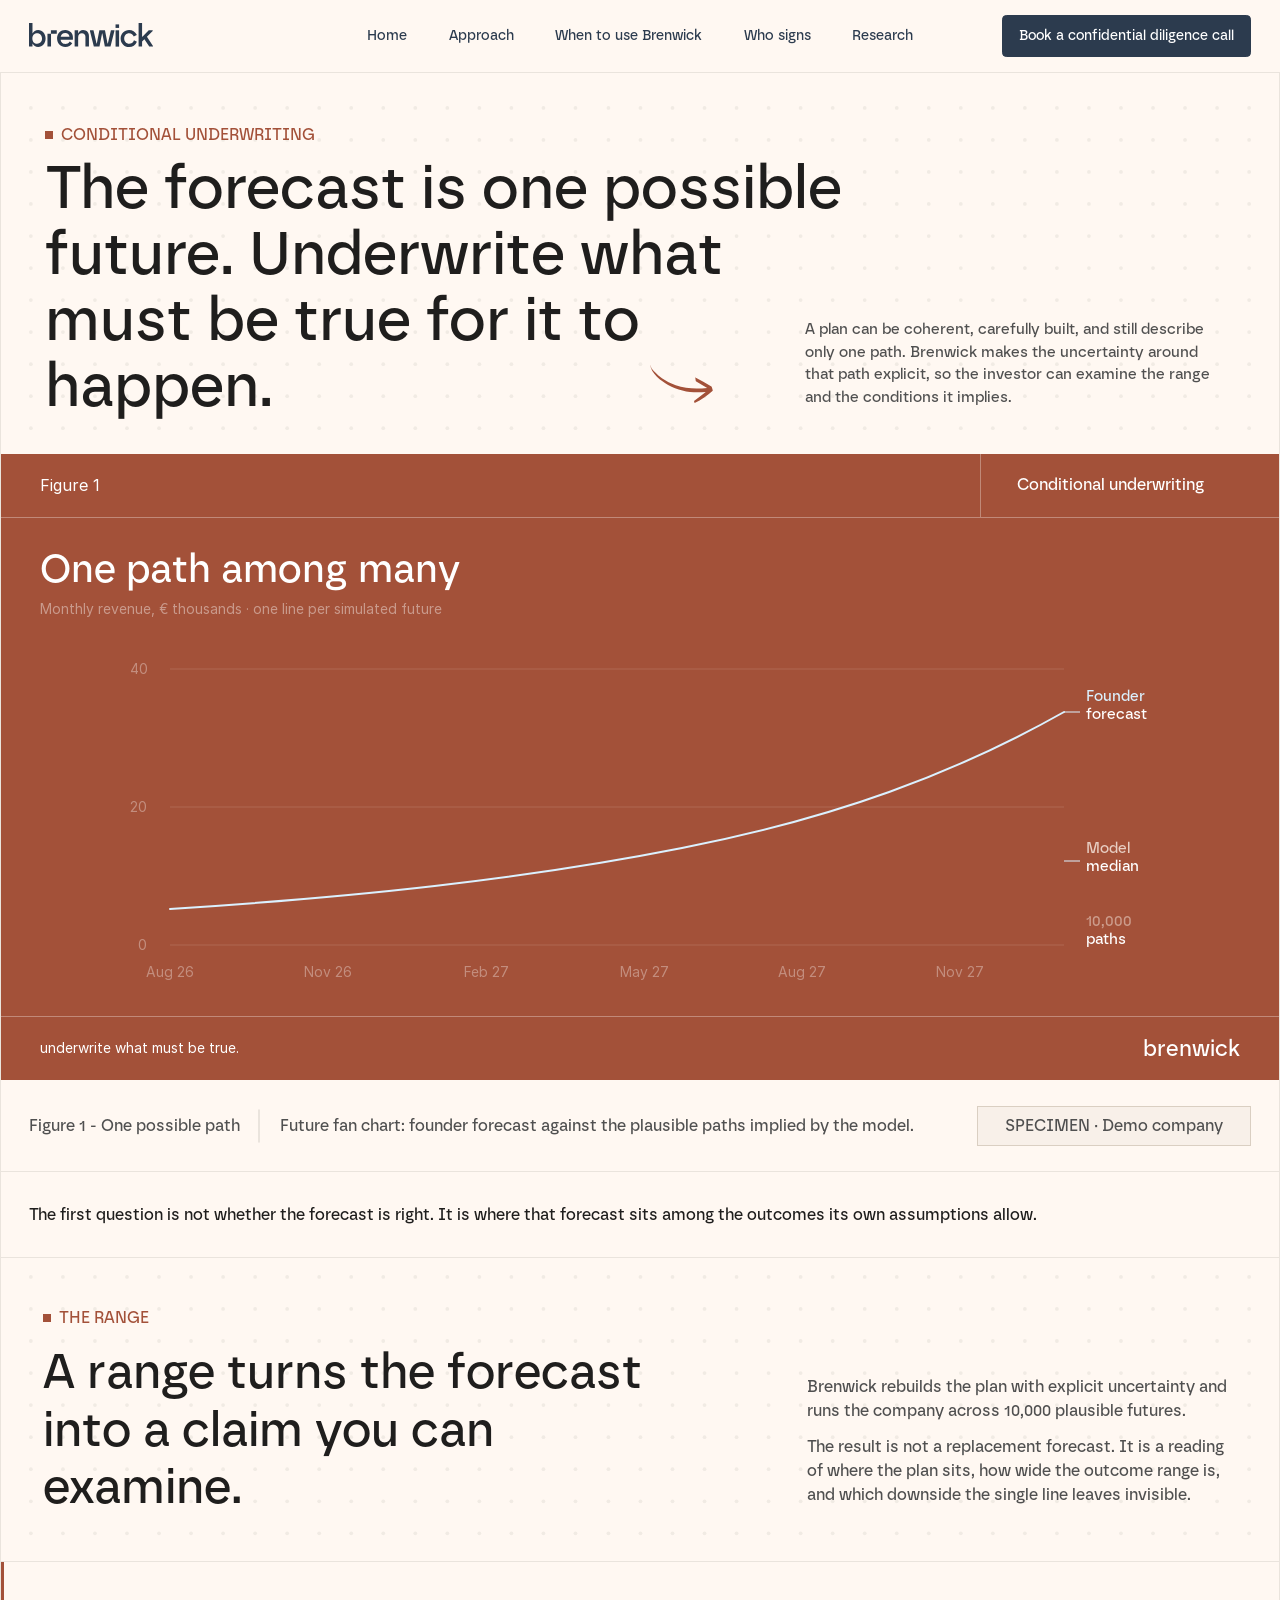
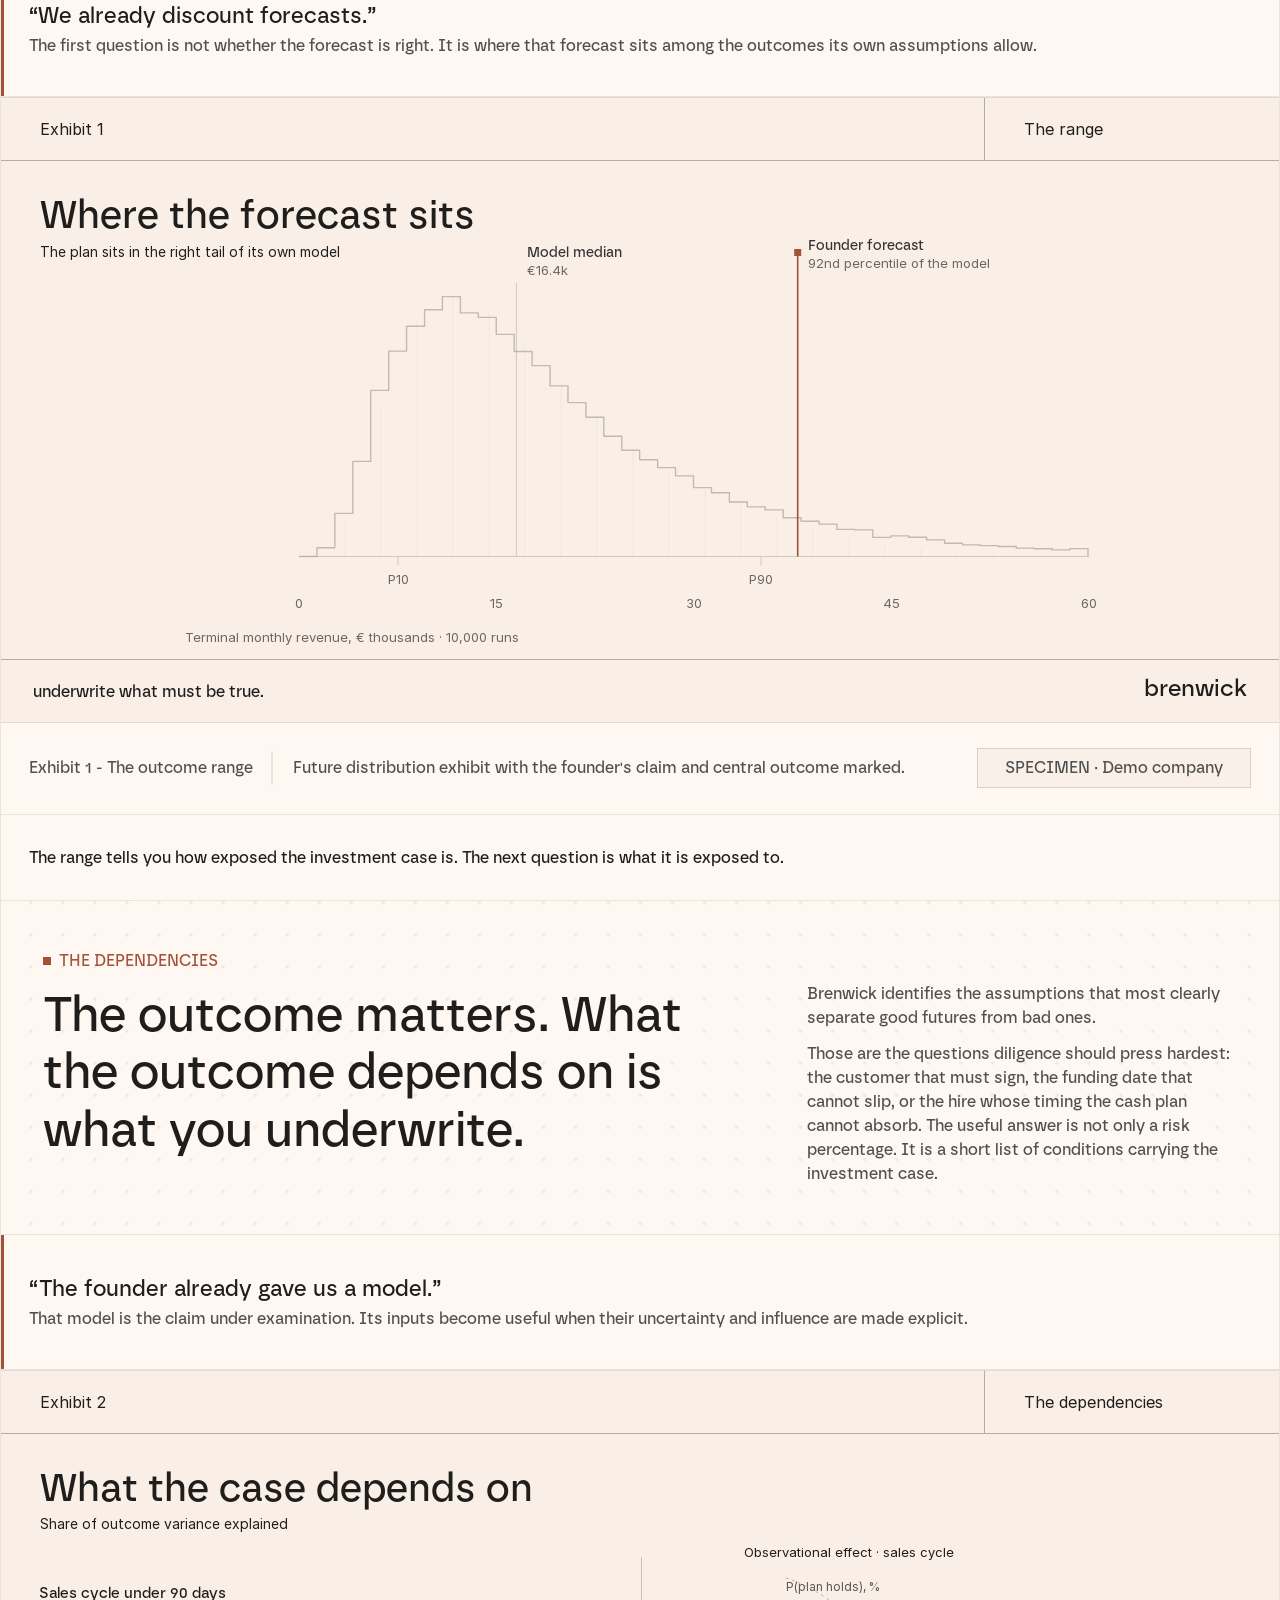
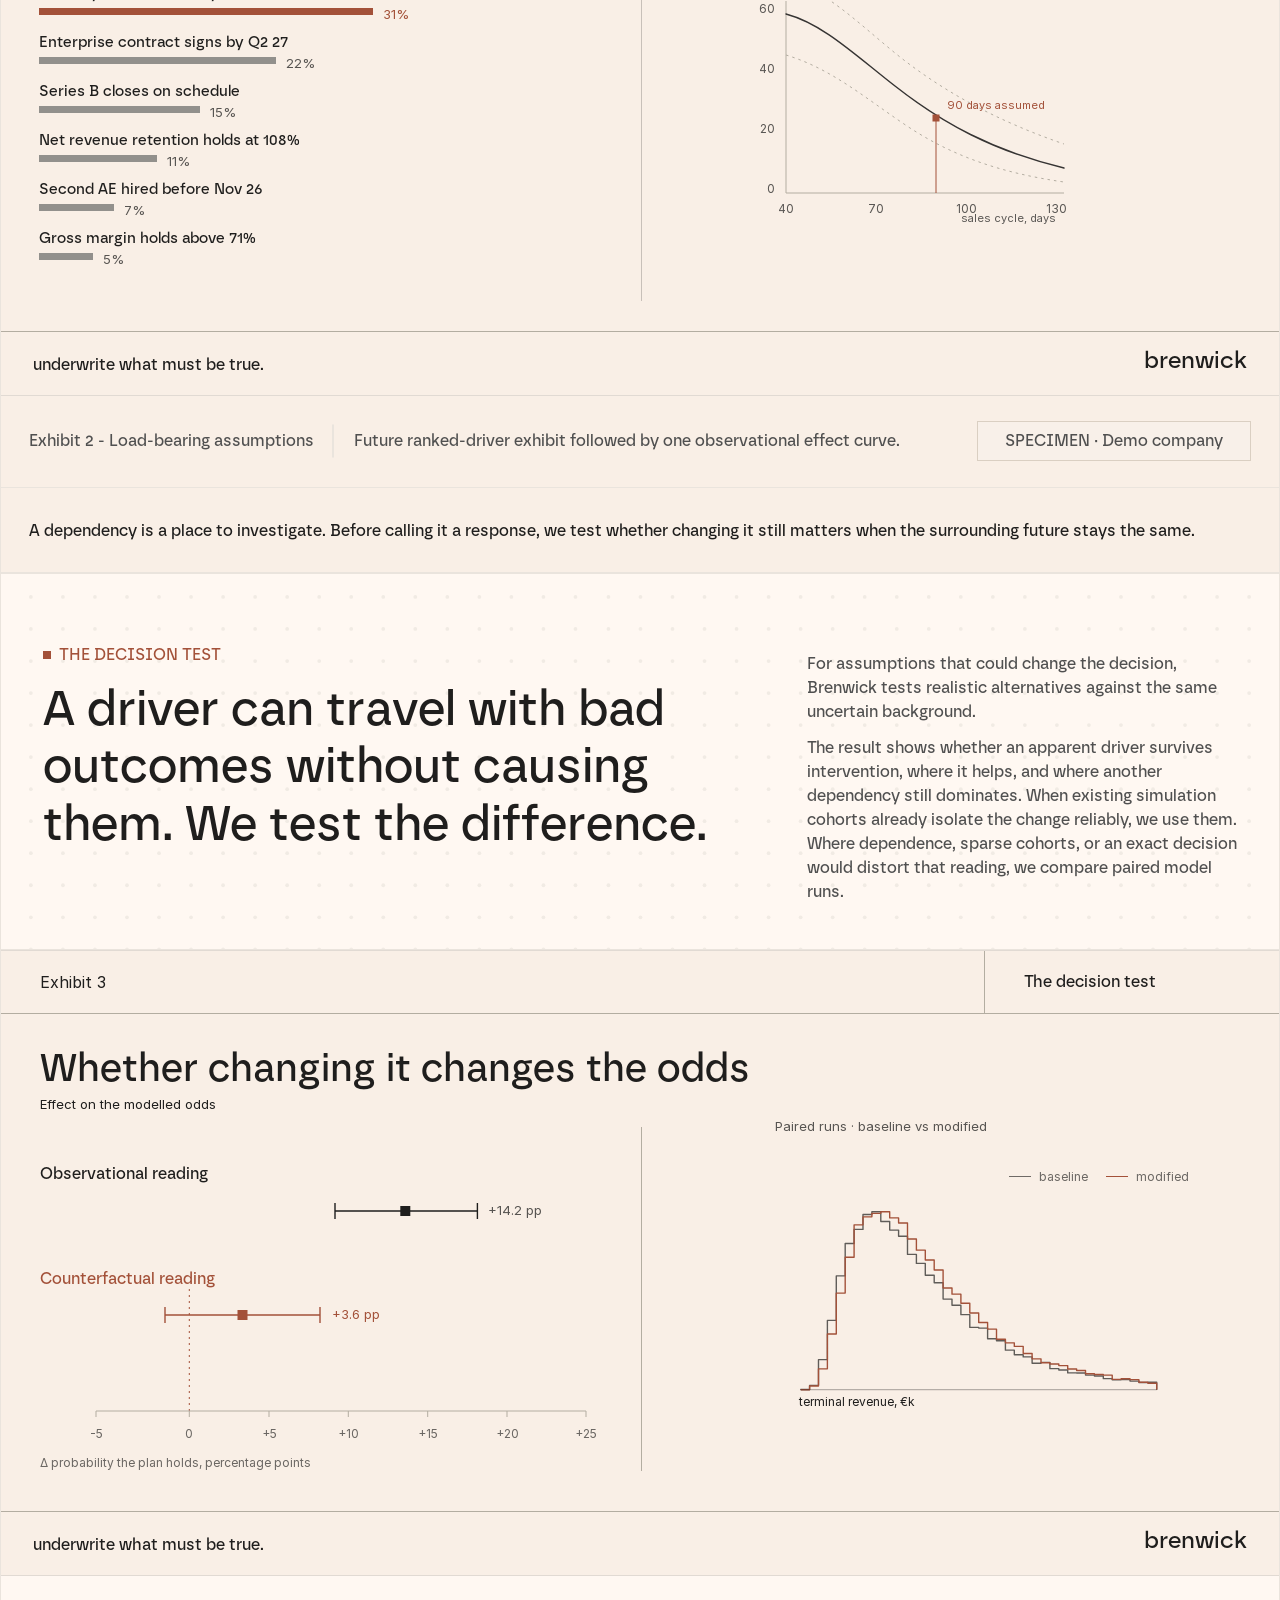
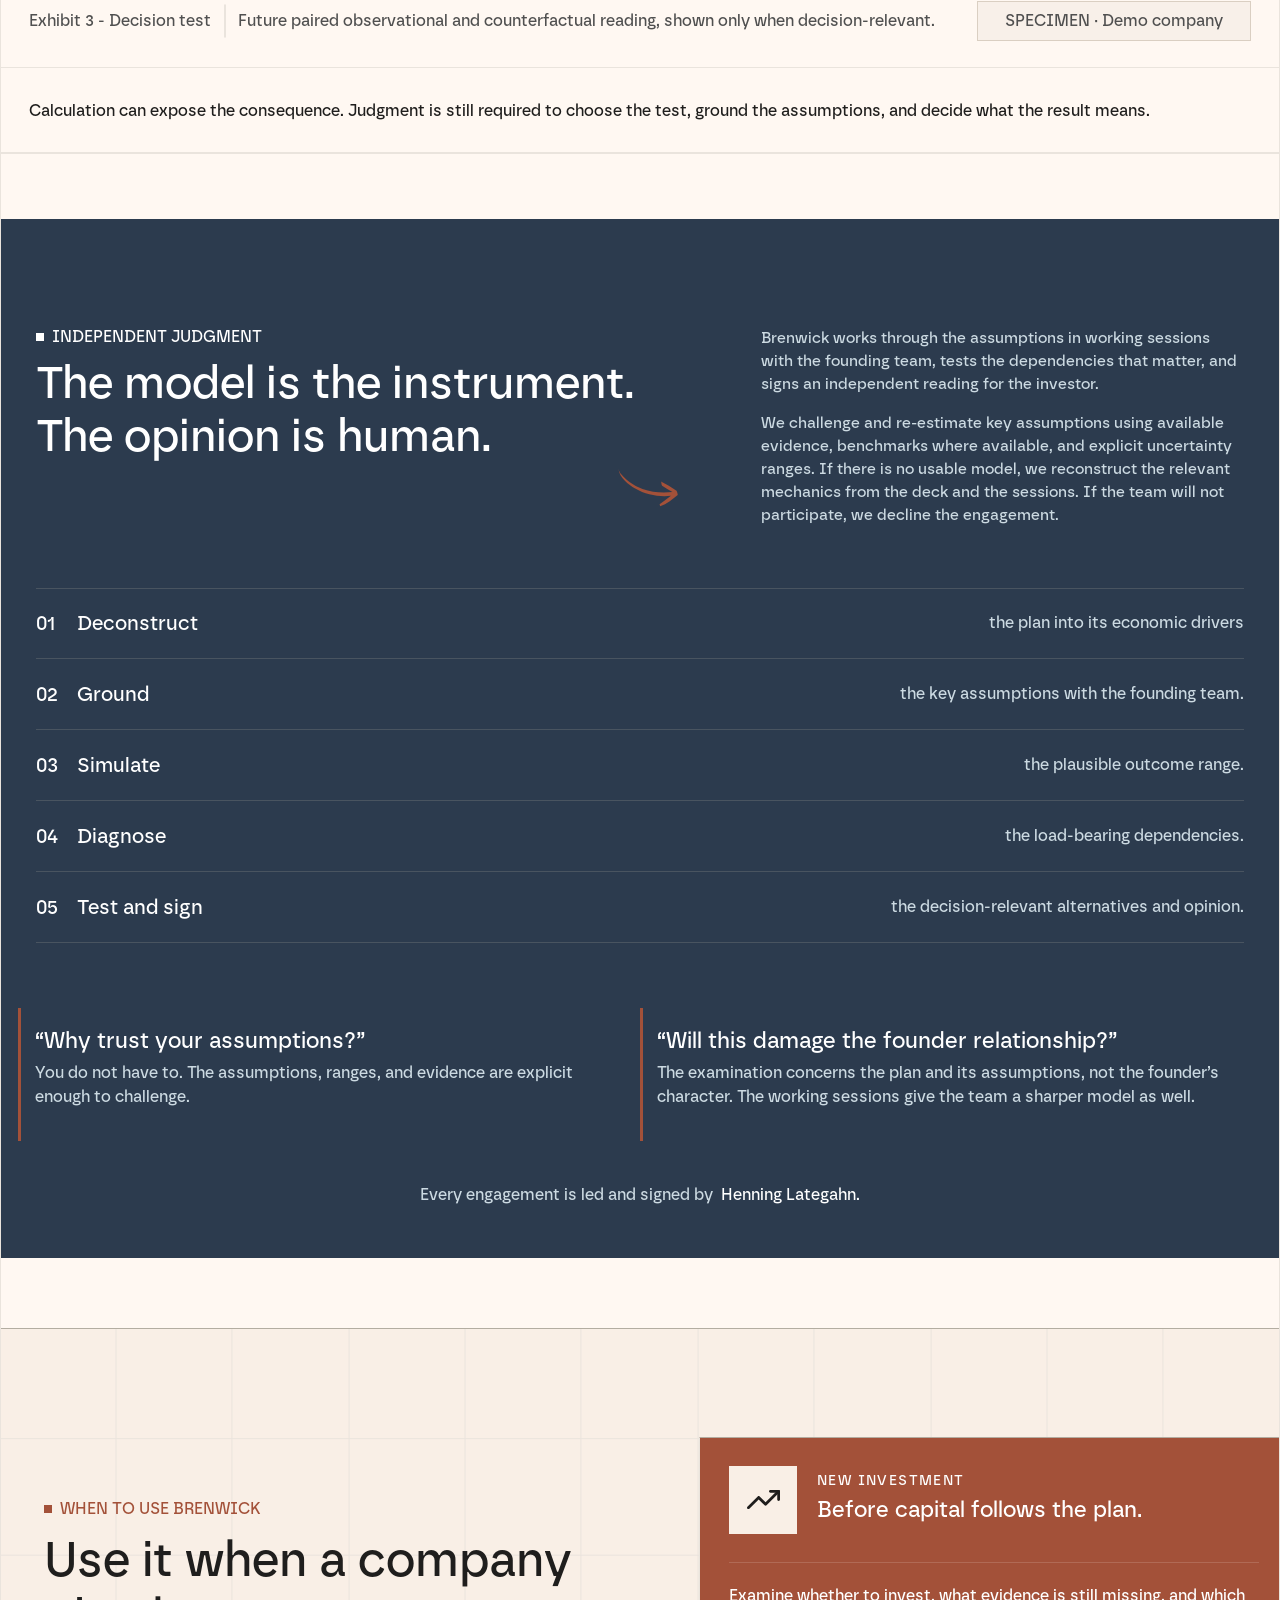
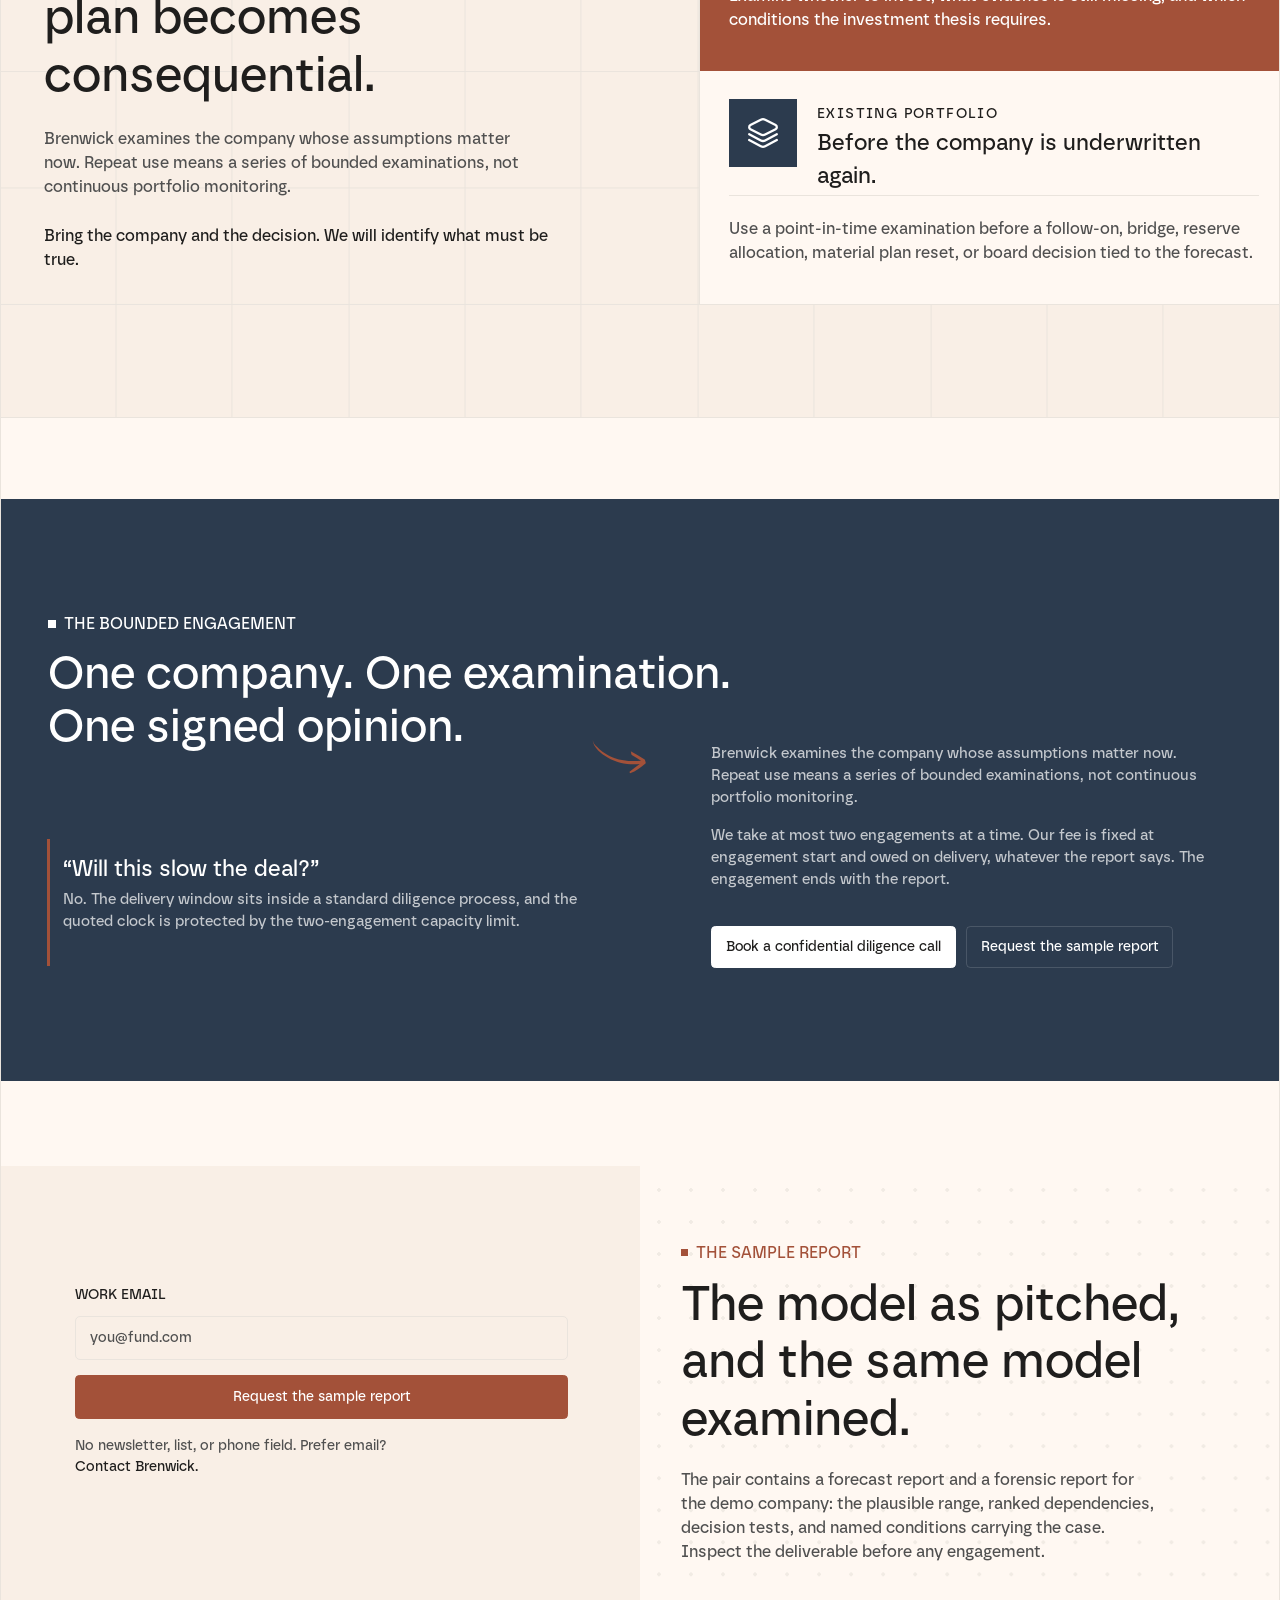
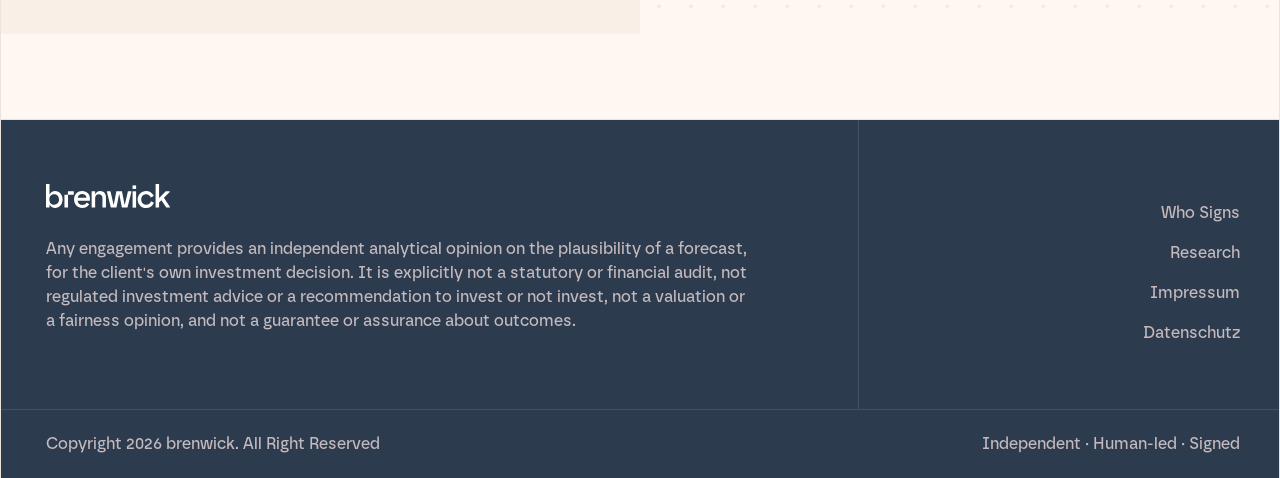
<file: index.html>
<!doctype html>
<html lang="en">

<head>
    <meta charset="UTF-8" />
    <meta name="viewport" content="width=device-width, initial-scale=1.0" />
    <meta name="description" content="Brenwick — confidential diligence and conditional underwriting." />
    <title>Brenwick</title>
    <link rel="preload" href="assets/icons/dots-pattern.svg" as="image" type="image/svg+xml" fetchpriority="high" />
    <link rel="preload" href="assets/fonts/borna-medium.otf" as="font" type="font/otf" crossorigin />
    <link rel="stylesheet" href="css/style.css" />
</head>

<body>
    <header class="site-header">
        <div class="site-header__inner">
            <a class="site-header__logo" href="#home" aria-label="Brenwick home">
                <img src="assets/icons/brenwick-logo.svg" alt="Brenwick" width="124" height="25" />
            </a>

            <nav class="desktop-nav" aria-label="Primary navigation">
                <a class="desktop-nav__link" href="#home" aria-current="page">
                    Home
                </a>
                <a class="desktop-nav__link" href="article/">Approach</a>
                <a class="desktop-nav__link" href="#when-to-use-brenwick">
                    When to use Brenwick
                </a>
                <a class="desktop-nav__link" href="who-signs/">Who signs</a>
                <a class="desktop-nav__link" href="research/">Research</a>
            </nav>

            <a class="button button--header" href="#contact">
                Book a confidential diligence call
            </a>

            <button class="menu-toggle" type="button" aria-label="Open navigation menu" aria-controls="mobile-menu"
                aria-expanded="false">
                <span class="menu-toggle__line menu-toggle__line--first"></span>
                <span class="menu-toggle__line menu-toggle__line--top"></span>
                <span class="menu-toggle__line menu-toggle__line--bottom"></span>
            </button>
        </div>

        <div class="mobile-menu" id="mobile-menu" aria-hidden="true" inert>
            <div class="mobile-menu__pattern" aria-hidden="true"></div>

            <div class="mobile-menu__content">
                <nav class="mobile-nav" aria-label="Mobile navigation">
                    <a class="mobile-nav__link" href="#home" aria-current="page">
                        Home
                    </a>
                    <a class="mobile-nav__link" href="article/">Approach</a>
                    <a class="mobile-nav__link" href="#when-to-use-brenwick">
                        When to use Brenwick
                    </a>
                    <a class="mobile-nav__link" href="who-signs/">Who signs</a>
                    <a class="mobile-nav__link" href="research/">Research</a>
                </nav>

                <a class="button button--mobile-menu" href="#contact">
                    Book a confidential diligence call
                </a>
            </div>
        </div>
    </header>

    <main id="home">
        <section class="hero" aria-labelledby="hero-title">
            <div class="hero__pattern" aria-hidden="true"></div>

            <div class="hero__content">
                <p class="hero__eyebrow">
                    <span class="hero__eyebrow-marker" aria-hidden="true"></span>
                    Conditional underwriting
                </p>

                <h1 class="hero__title" id="hero-title">
                    The forecast is<br class="mobile-line-break" />
                    one possible<br />
                    future.<br class="mobile-line-break" />
                    Underwrite what<br />
                    must be true for<br class="mobile-line-break" />
                    it to<br class="desktop-line-break" />
                    happen.
                </h1>

                <img class="hero__arrow" src="assets/icons/hero-arrow.svg" alt="" width="65" height="64"
                    aria-hidden="true" />

                <p class="hero__description">
                    A plan can be coherent, carefully built, and<br class="mobile-line-break" />
                    still describe<br class="desktop-line-break" />
                    only one path. Brenwick makes<br class="mobile-line-break" />
                    the uncertainty around<br class="desktop-line-break" />
                    that path explicit, so<br class="mobile-line-break" />
                    the investor can examine the range<br class="desktop-line-break" />
                    and the<br class="mobile-line-break" />
                    conditions it implies.
                </p>
            </div>
        </section>

        <section class="forecast-figure" id="approach" aria-labelledby="forecast-figure-title">
            <header class="forecast-figure__header">
                <p>Figure 1</p>
                <p>Conditional underwriting</p>
            </header>

            <div class="forecast-figure__body">
                <div class="forecast-figure__intro">
                    <h2 id="forecast-figure-title">One path among many</h2>
                    <p>Monthly revenue, € thousands · one line per simulated future</p>
                </div>

                <div class="forecast-figure__legend" aria-hidden="true">
                    <span class="forecast-figure__legend-item">
                        <span class="forecast-figure__legend-line forecast-figure__legend-line--founder"></span>
                        Founder forecast
                    </span>
                    <span class="forecast-figure__legend-item text-color">
                        <span class="forecast-figure__legend-line forecast-figure__legend-line--median"></span>
                        Model median
                    </span>
                </div>

                <div class="forecast-figure__chart forecast-figure__chart--desktop">
                    <svg viewBox="0 0 1120 334" role="img"
                        aria-labelledby="desktop-chart-title desktop-chart-description">
                        <title id="desktop-chart-title">
                            Monthly revenue forecast paths
                        </title>
                        <desc id="desktop-chart-description">
                            Founder forecast compared with the median of ten thousand
                            simulated revenue paths from August 2026 to November 2027.
                        </desc>

                        <g class="forecast-chart__grid">
                            <line x1="40" y1="2" x2="934" y2="2" />
                            <line x1="40" y1="140" x2="934" y2="140" />
                            <line x1="40" y1="278" x2="934" y2="278" />
                        </g>

                        <g class="forecast-chart__paths">
                            <path d="M40 242 C190 230 330 222 470 205 S760 168 934 135" />
                            <path d="M40 242 C190 235 330 229 470 220 S760 205 934 194" />
                            <path d="M40 242 C190 232 330 224 470 214 S760 190 934 170" />
                            <path d="M40 242 C190 238 330 232 470 225 S760 215 934 210" />
                            <path d="M40 242 C190 234 330 221 470 210 S760 186 934 160" />
                            <path d="M40 242 C190 239 330 234 470 229 S760 218 934 203" />
                            <path d="M40 242 C190 231 330 223 470 217 S760 198 934 181" />
                            <path d="M40 242 C190 236 330 228 470 219 S760 203 934 188" />
                            <path d="M40 242 C190 237 330 231 470 226 S760 212 934 198" />
                            <path d="M40 242 C190 233 330 224 470 211 S760 183 934 153" />
                        </g>

                        <path class="forecast-chart__median" d="M40 242 C220 235 380 224 530 211 S790 184 934 169" />
                        <path class="forecast-chart__founder"
                            d="M40 242 C225 230 390 213 552 181 C705 151 824 107 934 45" />

                        <g class="forecast-chart__ticks">
                            <text x="0" y="7">40</text>
                            <text x="0" y="145">20</text>
                            <text x="8" y="283">0</text>

                            <text x="40" y="310" text-anchor="middle">Aug 26</text>
                            <text x="198" y="310" text-anchor="middle">Nov 26</text>
                            <text x="356" y="310" text-anchor="middle">Feb 27</text>
                            <text x="514" y="310" text-anchor="middle">May 27</text>
                            <text x="672" y="310" text-anchor="middle">Aug 27</text>
                            <text x="830" y="310" text-anchor="middle">Nov 27</text>
                        </g>
                        <g class="forecast-chart__annotations">
                            <line class="forecast-chart__founder-color" x1="934" y1="45" x2="950" y2="45" />
                            <text class="forecast-chart__founder-color" x="956" y="34">
                                Founder
                            </text>
                            <text class="forecast-chart__white" x="956" y="52">
                                forecast
                            </text>

                            <line class="forecast-chart__model-color" x1="934" y1="194" x2="950" y2="194" />
                            <text class="forecast-chart__model-color" x="956" y="186">
                                Model
                            </text>
                            <text class="forecast-chart__white" x="956" y="204">
                                median
                            </text>

                            <text class="forecast-chart__paths-color" x="956" y="259">
                                10,000
                            </text>
                            <text class="forecast-chart__white" x="956" y="277">paths</text>
                        </g>
                    </svg>
                </div>

                <div class="forecast-figure__chart forecast-figure__chart--mobile">
                    <svg viewBox="0 0 282 214" role="img" aria-labelledby="mobile-chart-title mobile-chart-description">
                        <title id="mobile-chart-title">
                            Monthly revenue forecast paths
                        </title>
                        <desc id="mobile-chart-description">
                            Founder forecast compared with simulated revenue paths from
                            August 2026 to January 2028.
                        </desc>

                        <g class="forecast-chart__grid" transform="scale(1 1.1)">
                            <line x1="22" y1="3" x2="281" y2="3" />
                            <line x1="22" y1="83" x2="281" y2="83" />
                            <line x1="22" y1="163" x2="281" y2="163" />
                        </g>

                        <image href="assets/images/forecast-paths-mobile.svg" x="22" y="31" width="260" height="139"
                            preserveAspectRatio="xMidYMid meet" aria-hidden="true" />

                        <g class="forecast-chart__ticks">
                            <text x="0" y="7">40</text>
                            <text x="0" y="95">20</text>
                            <text x="7" y="183">0</text>

                            <text x="22" y="202" text-anchor="middle">Aug 26</text>
                            <text x="108" y="202" text-anchor="middle">Feb 27</text>
                            <text x="195" y="202" text-anchor="middle">Aug 27</text>
                            <text x="281" y="202" text-anchor="end">Jan 28</text>
                        </g>
                    </svg>
                </div>
            </div>

            <footer class="forecast-figure__footer">
                <p>underwrite what must be true.</p>
                <p class="forecast-figure__brand">brenwick</p>
            </footer>
        </section>

        <section class="range-section" aria-labelledby="outcome-range-title">
            <header class="range-section__header">
                <p class="range-section__figure-label">
                    Figure 1 - One possible path
                </p>

                <p class="range-section__figure-description">
                    Future fan chart: founder forecast against the plausible paths
                    implied by the model.
                </p>

                <p class="range-section__specimen">SPECIMEN · Demo company</p>
            </header>

            <div class="mobile-horizontal-divider" aria-hidden="true"></div>
            <div class="range-section__question">
                <p>
                    The first question is not whether the forecast is right. It is where
                    that forecast sits among the outcomes its own assumptions allow.
                </p>
            </div>
            <div class="mobile-horizontal-divider" aria-hidden="true"></div>
            <div class="range-section__contenttow">
                <div class="range-section__heading-group">
                    <p class="range-section__eyebrow">
                        <span aria-hidden="true"></span>
                        The range
                    </p>

                    <h2 id="outcome-range-title">
                        A range turns the forecast into a <br class="mobile-line-break" />
                        claim you can <br />
                        examine.
                    </h2>
                </div>

                <div class="range-section__copy">
                    <p>
                        Brenwick rebuilds the plan with explicit uncertainty and runs the
                        company across 10,000 plausible futures.
                    </p>
                    <p>
                        The result is not a replacement forecast. It is a reading of where
                        the plan sits, how wide the outcome range is, and which downside
                        the single line leaves invisible.
                    </p>
                </div>
            </div>
            <div class="mobile-horizontal-divider" aria-hidden="true"></div>
            <blockquote class="range-section__quote">
                <p>“We already discount forecasts.”</p>
                <footer>
                    The first question is not whether the forecast is right. It is where
                    that forecast sits among the outcomes its own assumptions allow.
                </footer>
            </blockquote>
            <div class="mobile-horizontal-divider" aria-hidden="true"></div>
        </section>

        <section class="range-exhibit" aria-labelledby="range-exhibit-title">
            <header class="range-exhibit__header">
                <p>Exhibit 1</p>
                <p>The range</p>
            </header>

            <div class="range-exhibit__body">
                <div class="range-exhibit__intro">
                    <h2 id="range-exhibit-title">
                        Where the <br class="mobile-line-break" />forecast sits
                    </h2>
                    <p class="mobile-line-break">Terminal revenue · 10,000 runs</p>
                    <p class="desktop-line-break">
                        The plan sits in the right tail of its own model
                    </p>
                </div>

                <div class="range-exhibit__chart range-exhibit__chart--desktop">
                    <svg viewBox="0 0 790 370" role="img" aria-labelledby="range-chart-title range-chart-description">
                        <title id="range-chart-title">
                            Terminal monthly revenue distribution
                        </title>
                        <desc id="range-chart-description">
                            The model median is 16.4 thousand euros. The founder forecast
                            sits at the 92nd percentile of the model.
                        </desc>

                        <g class="range-exhibit__model-label">
                            <text x="228" y="8">Model median</text>
                            <text x="228" y="26">€16.4k</text>
                        </g>

                        <g class="range-exhibit__founder-label">
                            <text x="509" y="1">Founder forecast</text>
                            <text x="509" y="19">92nd percentile of the model</text>
                        </g>

                        <g class="range-exhibit__histogram-bars" transform="translate(10 0)" aria-hidden="true">
                            <path d="M36 273.5V307.5
           M72 157.5V307.5
           M108 71.5V307.5
           M144 47.5V307.5
           M180 64.5V307.5
           M216 97.5V307.5
           M252 134.5V307.5
           M288 169.5V307.5
           M324 200.5V307.5
           M360 222.5V307.5
           M396 239.5V307.5
           M432 254.5V307.5
           M468 267.5V307.5
           M504 279.5V307.5
           M540 289.5V307.5
           M576 295.5V307.5
           M612 299.5V307.5
           M648 299.5V307.5
           M684 303.5V307.5
           M720 305.5V307.5
           M756 306.5V307.5" />
                        </g>
                        <g class="range-exhibit__distribution" aria-hidden="true">
                            <image class="range-exhibit__distribution-image range-exhibit__distribution-image--desktop"
                                href="assets/images/range-distribution-desktop.svg" x="0" y="46.8" width="790"
                                height="262" preserveAspectRatio="none" />
                        </g>
                        <line class="range-exhibit__baseline" x1="0" y1="307.5" x2="790" y2="307.5" />
                        <line class="range-exhibit__median-line" x1="217.4" y1="33.5" x2="217.4" y2="307.5" />

                        <line class="range-exhibit__axis-tick" x1="99" y1="307.5" x2="99" y2="316.5" />

                        <line class="range-exhibit__axis-tick" x1="462" y1="307.5" x2="462" y2="316.5" />
                        <g class="range-exhibit__founder-marker" aria-hidden="true">
                            <line x1="498.7" y1="3.5" x2="498.7" y2="307.5" />
                            <rect x="495.2" y="0" width="7" height="7" />
                        </g>

                        <g class="range-exhibit__percentiles">
                            <text x="99" y="335" text-anchor="middle">P10</text>
                            <text x="462" y="335" text-anchor="middle">P90</text>
                        </g>

                        <g class="range-exhibit__ticks">
                            <text x="0" y="359" text-anchor="middle">0</text>
                            <text x="197.5" y="359" text-anchor="middle">15</text>
                            <text x="395" y="359" text-anchor="middle">30</text>
                            <text x="592.5" y="359" text-anchor="middle">45</text>
                            <text x="790" y="359" text-anchor="middle">60</text>
                        </g>
                    </svg>
                </div>
                <div class="range-exhibit__chart range-exhibit__chart--mobile">
                    <svg viewBox="0 0 274 270" role="img" aria-labelledby="range-mobile-title range-mobile-description">
                        <title id="range-mobile-title">
                            Terminal monthly revenue distribution
                        </title>

                        <desc id="range-mobile-description">
                            The model median is 16.4 thousand euros. The founder forecast
                            sits at the 92nd percentile of the model.
                        </desc>

                        <g class="range-exhibit__model-label">
                            <text x="75" y="12" text-anchor="end">Model median</text>
                            <text x="75" y="27" text-anchor="end">€16.4k</text>
                        </g>

                        <g class="range-exhibit__founder-label">
                            <text x="177" y="12">Founder forecast</text>
                            <text x="177" y="27">92nd pct of the model</text>
                        </g>

                        <image href="assets/images/range-distribution-mobile.svg" x="0" y="49" width="274" height="186"
                            preserveAspectRatio="none" />

                        <line class="range-exhibit__baseline" x1="0" y1="235" x2="274" y2="235" />

                        <line class="range-exhibit__median-line" x1="75" y1="13" x2="75" y2="235" />

                        <g class="range-exhibit__founder-marker" aria-hidden="true">
                            <line x1="171" y1="1" x2="171" y2="235" />
                            <rect x="168" y="0" width="6" height="6" />
                        </g>

                        <g class="range-exhibit__ticks">
                            <text x="0" y="254" text-anchor="start">0</text>
                            <text x="91.3" y="254" text-anchor="middle">20</text>
                            <text x="182.6" y="254" text-anchor="middle">40</text>
                            <text x="274" y="254" text-anchor="end">60</text>
                        </g>
                    </svg>
                </div>
                <p class="range-exhibit__axis-caption">
                    Terminal monthly revenue, € thousands · 10,000 runs
                </p>
            </div>

            <footer class="site-closing">
                <p class="site-closing__statement">underwrite what must be true.</p>

                <p class="site-closing__brand">brenwick</p>
            </footer>
        </section>
        <section class="range-section" aria-labelledby="dependencies-title">
            <header class="range-section__header">
                <p class="range-section__figure-label">
                    Exhibit 1 - The outcome range
                </p>

                <p class="range-section__figure-description">
                    Future distribution exhibit with the founder's claim and central
                    outcome marked.
                </p>

                <p class="range-section__specimen">SPECIMEN · Demo company</p>
            </header>

            <div class="range-section__question">
                <p>
                    The range tells you how exposed the investment case is. The next
                    question is what it is exposed to.
                </p>
            </div>

            <div class="range-section__content">
                <div class="range-section__heading-group">
                    <p class="range-section__eyebrow">
                        <span aria-hidden="true"></span>
                        The dependencies
                    </p>

                    <h2 id="dependencies-title">
                        The outcome matters. What the outcome depends on is what you
                        underwrite.
                    </h2>
                </div>

                <div class="range-section__copy">
                    <p>
                        Brenwick identifies the assumptions that most clearly separate
                        good futures from bad ones.
                    </p>
                    <p>
                        Those are the questions diligence should press hardest: the
                        customer that must sign, the funding date that cannot slip, or the
                        hire whose timing the cash plan cannot absorb. The useful answer
                        is not only a risk percentage. It is a short list of conditions
                        carrying the investment case.
                    </p>
                </div>
            </div>

            <blockquote class="range-section__quote">
                <p>
                    “The founder already gave us <br class="mobile-line-break" />
                    a model.”
                </p>
                <footer class="footer">
                    That model is the claim under examination. Its inputs become useful
                    when their uncertainty and influence are made explicit.
                </footer>
            </blockquote>
        </section>
        <section class="range-exhibit dependencies-exhibit" aria-labelledby="dependencies-exhibit-title">
            <header class="range-exhibit__header">
                <p>Exhibit 2</p>
                <p>The dependencies</p>
            </header>

            <div class="range-exhibit__body">
                <div class="range-exhibit__intro">
                    <h2 id="dependencies-exhibit-title">What the case depends on</h2>
                    <p>Share of outcome variance explained</p>
                </div>

                <div class="dependencies-exhibit__content">
                    <ol class="dependencies-exhibit__ranking" aria-label="Share of outcome variance explained">
                        <li class="dependencies-exhibit__item--31">
                            <span class="dependencies-exhibit__factor">
                                Sales cycle under 90 days
                            </span>
                            <span class="dependencies-exhibit__bar-line">
                                <span class="dependencies-exhibit__bar"></span>
                                <span class="dependencies-exhibit__value">31%</span>
                            </span>
                        </li>

                        <li class="dependencies-exhibit__item--22">
                            <span class="dependencies-exhibit__factor">
                                Enterprise contract signs by Q2 27
                            </span>
                            <span class="dependencies-exhibit__bar-line">
                                <span class="dependencies-exhibit__bar"></span>
                                <span class="dependencies-exhibit__value">22%</span>
                            </span>
                        </li>

                        <li class="dependencies-exhibit__item--15">
                            <span class="dependencies-exhibit__factor">
                                Series B closes on schedule
                            </span>
                            <span class="dependencies-exhibit__bar-line">
                                <span class="dependencies-exhibit__bar"></span>
                                <span class="dependencies-exhibit__value">15%</span>
                            </span>
                        </li>

                        <li class="dependencies-exhibit__item--11">
                            <span class="dependencies-exhibit__factor">
                                Net revenue retention holds at 108%
                            </span>
                            <span class="dependencies-exhibit__bar-line">
                                <span class="dependencies-exhibit__bar"></span>
                                <span class="dependencies-exhibit__value">11%</span>
                            </span>
                        </li>

                        <li class="dependencies-exhibit__item--7">
                            <span class="dependencies-exhibit__factor">
                                Second AE hired before Nov 26
                            </span>
                            <span class="dependencies-exhibit__bar-line">
                                <span class="dependencies-exhibit__bar"></span>
                                <span class="dependencies-exhibit__value">7%</span>
                            </span>
                        </li>

                        <li class="dependencies-exhibit__item--5">
                            <span class="dependencies-exhibit__factor">
                                Gross margin holds above 71%
                            </span>
                            <span class="dependencies-exhibit__bar-line">
                                <span class="dependencies-exhibit__bar"></span>
                                <span class="dependencies-exhibit__value">5%</span>
                            </span>
                        </li>
                    </ol>

                    <figure class="dependencies-exhibit__effect">
                        <figcaption>Observational effect · sales cycle</figcaption>

                        <svg viewBox="0 0 330 245" role="img"
                            aria-labelledby="dependencies-effect-title dependencies-effect-desc">
                            <title id="dependencies-effect-title">
                                Probability the plan holds by sales-cycle length
                            </title>
                            <desc id="dependencies-effect-desc">
                                The probability falls as the sales cycle increases. At the
                                assumed 90-day sales cycle, the probability is about 28
                                percent.
                            </desc>

                            <g class="dependencies-exhibit__axis-labels">
                                <text x="42" y="13">P(plan holds), %</text>

                                <text x="31" y="35" text-anchor="end">60</text>
                                <text x="31" y="95" text-anchor="end">40</text>
                                <text x="31" y="155" text-anchor="end">20</text>
                                <text x="31" y="215" text-anchor="end">0</text>

                                <text x="42" y="235" text-anchor="middle">40</text>
                                <text x="132" y="235" text-anchor="middle">70</text>
                                <text x="222" y="235" text-anchor="middle">100</text>
                                <text x="312" y="235" text-anchor="middle">130</text>

                                <text x="312" y="244" text-anchor="end">
                                    sales cycle, days
                                </text>
                            </g>

                            <g class="dependencies-exhibit__axes" aria-hidden="true">
                                <line x1="42" y1="23" x2="42" y2="215" />
                                <line x1="42" y1="215" x2="320" y2="215" />
                            </g>

                            <g class="dependencies-exhibit__confidence" aria-hidden="true">
                                <path d="M42 0 C82 13 112 43 151 75 C198 113 253 143 320 166" />
                                <path d="M42 77 C88 91 121 120 163 148 C208 178 257 195 320 204" />
                            </g>

                            <path class="dependencies-exhibit__curve" aria-hidden="true"
                                d="M42 36 C79 46 110 76 151 108 C198 145 249 173 320 190" />

                            <g class="dependencies-exhibit__assumption" aria-hidden="true">
                                <line x1="192" y1="140" x2="192" y2="215" />
                                <rect x="188.5" y="136.5" width="7" height="7" />
                                <text x="203" y="131">90 days assumed</text>
                            </g>
                        </svg>
                    </figure>
                </div>
            </div>

            <footer class="site-closing">
                <p class="site-closing__statement">underwrite what must be true.</p>

                <p class="site-closing__brand">brenwick</p>
            </footer>
        </section>
        <section class="range-section" aria-labelledby="decision-test-title">
            <header class="range-section__header bg-change only-desktop">
                <p class="range-section__figure-label">
                    Exhibit 2 - Load-bearing assumptions
                </p>

                <p class="range-section__figure-description">
                    Future ranked-driver exhibit followed by one observational effect
                    curve.
                </p>

                <p class="range-section__specimen">SPECIMEN · Demo company</p>
            </header>

            <div class="range-section__question bg-change only-desktop">
                <p>
                    A dependency is a place to investigate. Before calling it a
                    response, we test whether changing it still matters when the
                    surrounding future stays the same.
                </p>
            </div>

            <div class="range-section__content">
                <div class="range-section__heading-group">
                    <p class="range-section__eyebrow">
                        <span aria-hidden="true"></span>
                        The decision test
                    </p>

                    <h2 id="decision-test-title">
                        A driver can travel with bad outcomes without causing them. We
                        test the difference.
                    </h2>
                </div>

                <div class="range-section__copy">
                    <p>
                        For assumptions that could change the decision, Brenwick tests
                        realistic alternatives against the same uncertain background.
                    </p>
                    <p>
                        The result shows whether an apparent driver survives intervention,
                        where it helps, and where another dependency still dominates. When
                        existing simulation cohorts already isolate the change reliably,
                        we use them. Where dependence, sparse cohorts, or an exact
                        decision would distort that reading, we compare paired model runs.
                    </p>
                </div>
            </div>
        </section>
        <section class="range-exhibit decision-exhibit" aria-labelledby="decision-exhibit-title">
            <header class="range-exhibit__header">
                <p>Exhibit 3</p>
                <p>The decision test</p>
            </header>

            <div class="range-exhibit__body">
                <div class="range-exhibit__intro">
                    <h2 id="decision-exhibit-title">
                        Whether changing it changes the odds
                    </h2>
                    <p class="only-desktop">Effect on the modelled odds</p>
                </div>

                <div class="decision-exhibit__content">
                    <div class="decision-exhibit__readings">
                        <svg class="decision-exhibit__readings-chart decision-exhibit__readings-chart--desktop"
                            viewBox="0 0 550 344" role="img"
                            aria-labelledby="decision-readings-title decision-readings-description">
                            <title id="decision-readings-title">
                                Observational and counterfactual readings
                            </title>
                            <desc id="decision-readings-description">
                                The observational reading changes the probability by 14.2
                                percentage points. The counterfactual reading changes it by
                                3.6 percentage points.
                            </desc>

                            <text class="decision-exhibit__reading-label" x="0" y="52">
                                Observational reading
                            </text>

                            <g class="decision-exhibit__interval decision-exhibit__interval--observational"
                                aria-hidden="true">
                                <line x1="295" y1="84" x2="437.4" y2="84" />
                                <line x1="295" y1="76" x2="295" y2="92" />
                                <line x1="437.4" y1="76" x2="437.4" y2="92" />
                                <rect x="360.3" y="79" width="10" height="10" />
                            </g>

                            <text class="decision-exhibit__effect-value" x="448" y="88">
                                +14.2 pp
                            </text>

                            <text
                                class="decision-exhibit__reading-label decision-exhibit__reading-label--counterfactual"
                                x="0" y="157">
                                Counterfactual reading
                            </text>

                            <line class="decision-exhibit__zero-guide" x1="149.3" y1="162" x2="149.3" y2="284"
                                aria-hidden="true" />

                            <g class="decision-exhibit__interval decision-exhibit__interval--counterfactual"
                                aria-hidden="true">
                                <line x1="125" y1="188" x2="280" y2="188" />
                                <line x1="125" y1="180" x2="125" y2="196" />
                                <line x1="280" y1="180" x2="280" y2="196" />
                                <rect x="197.5" y="183" width="10" height="10" />
                            </g>
                            <text class="decision-exhibit__effect-value decision-exhibit__effect-value--counterfactual"
                                x="292" y="192">
                                +3.6 pp
                            </text>

                            <g class="decision-exhibit__axis" aria-hidden="true">
                                <line x1="56" y1="284" x2="546" y2="284" />
                                <line x1="56" y1="284" x2="56" y2="290" />
                                <line x1="149.3" y1="284" x2="149.3" y2="290" />
                                <line x1="229" y1="284" x2="229" y2="290" />
                                <line x1="308.3" y1="284" x2="308.3" y2="290" />
                                <line x1="387.7" y1="284" x2="387.7" y2="290" />
                                <line x1="467" y1="284" x2="467" y2="290" />
                                <line x1="546" y1="284" x2="546" y2="290" />
                            </g>

                            <g class="decision-exhibit__axis-labels">
                                <text x="56" y="311" text-anchor="middle">-5</text>
                                <text x="149.3" y="311" text-anchor="middle">0</text>
                                <text x="229" y="311" text-anchor="middle">+5</text>
                                <text x="308.3" y="311" text-anchor="middle">+10</text>
                                <text x="387.7" y="311" text-anchor="middle">+15</text>
                                <text x="467" y="311" text-anchor="middle">+20</text>
                                <text x="546" y="311" text-anchor="middle">+25</text>
                            </g>

                            <text class="decision-exhibit__axis-caption" x="0" y="340">
                                Δ probability the plan holds, percentage points
                            </text>
                        </svg>

                        <svg class="decision-exhibit__readings-chart decision-exhibit__readings-chart--mobile"
                            viewBox="0 0 246 130" role="img"
                            aria-label="Observational effect plus 14.2 percentage points; counterfactual effect plus 3.6 percentage points">
                            <text class="decision-exhibit__reading-label" x="0" y="10">
                                Observational reading
                            </text>

                            <g class="decision-exhibit__interval decision-exhibit__interval--observational"
                                aria-hidden="true">
                                <line x1="101" y1="27" x2="161" y2="27" />
                                <line x1="101" y1="23" x2="101" y2="31" />
                                <line x1="161" y1="23" x2="161" y2="31" />
                                <rect x="128" y="24" width="6" height="6" />
                            </g>

                            <text class="decision-exhibit__effect-value" x="168" y="30">
                                +14.2 pp
                            </text>

                            <text
                                class="decision-exhibit__reading-label decision-exhibit__reading-label--counterfactual"
                                x="0" y="49">
                                Counterfactual reading
                            </text>

                            <line class="decision-exhibit__zero-guide" x1="40" y1="52" x2="40" y2="101"
                                aria-hidden="true" />

                            <g class="decision-exhibit__interval decision-exhibit__interval--counterfactual"
                                aria-hidden="true">
                                <line x1="31" y1="66" x2="101" y2="66" />
                                <line x1="31" y1="62" x2="31" y2="70" />
                                <line x1="101" y1="62" x2="101" y2="70" />
                                <rect x="61" y="63" width="6" height="6" />
                            </g>
                            <text class="decision-exhibit__effect-value decision-exhibit__effect-value--counterfactual"
                                x="109" y="69">
                                +3.6 pp
                            </text>

                            <g class="decision-exhibit__axis" aria-hidden="true">
                                <line x1="5" y1="101" x2="206" y2="101" />
                                <line x1="5" y1="101" x2="5" y2="104" />
                                <line x1="40" y1="101" x2="40" y2="104" />
                                <line x1="107" y1="101" x2="107" y2="104" />
                                <line x1="174" y1="101" x2="174" y2="104" />
                            </g>

                            <g class="decision-exhibit__axis-labels">
                                <text x="5" y="114" text-anchor="middle">-5</text>
                                <text x="40" y="114" text-anchor="middle">0</text>
                                <text x="107" y="114" text-anchor="middle">+10</text>
                                <text x="174" y="114" text-anchor="middle">+20</text>
                            </g>

                            <text class="decision-exhibit__axis-caption" x="0" y="128">
                                Δ probability the plan holds, pts
                            </text>
                        </svg>
                    </div>

                    <figure class="decision-exhibit__paired-runs">
                        <div class="decision-exhibit__paired-runs-header">
                            <figcaption>Paired runs · baseline vs modified</figcaption>

                            <div class="decision-exhibit__legend" aria-hidden="true">
                                <span class="decision-exhibit__legend-item">
                                    <span
                                        class="decision-exhibit__legend-line decision-exhibit__legend-line--baseline"></span>
                                    baseline
                                </span>
                                <span class="decision-exhibit__legend-item">
                                    <span
                                        class="decision-exhibit__legend-line decision-exhibit__legend-line--modified"></span>
                                    modified
                                </span>
                            </div>
                        </div>

                        <picture class="decision-exhibit__paired-chart">
                            <source media="(max-width: 767px)" srcset="assets/images/paired-chart-mobile.svg" />

                            <img src="assets/images/paired-chart-desktop.svg"
                                alt="Terminal revenue distribution comparing baseline and modified paired runs"
                                width="360" height="180" />
                            <text class="decision-exhibit__paired-axis-caption" x="0" y="204">
                                terminal revenue, €k
                            </text>
                        </picture>
                    </figure>
                </div>
            </div>
            <footer class="site-closing">
                <p class="site-closing__statement">underwrite what must be true.</p>

                <p class="site-closing__brand">brenwick</p>
            </footer>
        </section>
        <section class="range-section" aria-label="Decision-test context">
            <header class="range-section__headertow">
                <p class="range-section__figure-label">Exhibit 3 - Decision test</p>

                <p class="range-section__figure-descriptiontow">
                    Future paired observational and counterfactual reading, shown only
                    when decision-relevant.
                </p>

                <p class="range-section__specimen">SPECIMEN · Demo company</p>
            </header>

            <div class="range-section__question">
                <p>
                    Calculation can expose the consequence. Judgment is still required
                    to choose the test, ground the assumptions, and decide what the
                    result means.
                </p>
            </div>
        </section>

        <section class="judgment-section" aria-labelledby="independent-judgment-title">
            <div class="judgment-section__intro">
                <div class="judgment-section__heading">
                    <p class="judgment-section__eyebrow">
                        <span aria-hidden="true"></span>
                        Independent judgment
                    </p>

                    <h2 id="independent-judgment-title">
                        <span class="judgment-section__title-accessible">
                            The model is the instrument. The opinion is human.
                        </span>
                        <span class="judgment-section__title judgment-section__title--desktop" aria-hidden="true">
                            The model is the instrument.<br />
                            The opinion is human.
                        </span>
                        <span class="judgment-section__title judgment-section__title--mobile" aria-hidden="true">
                            The model is the<br />
                            instrument. The<br />
                            opinion is human.
                        </span>
                    </h2>
                </div>

                <img class="judgment-section__arrow" src="assets/icons/hero-arrow.svg" alt="" width="52" height="50"
                    aria-hidden="true" />
                <div class="judgment-section__copy">
                    <p>
                        Brenwick works through the assumptions in working sessions with
                        the founding team, tests the dependencies that matter, and signs
                        an independent reading for the investor.
                    </p>

                    <p>
                        We challenge and re-estimate key assumptions using available
                        evidence, benchmarks where available, and explicit uncertainty
                        ranges. If there is no usable model, we reconstruct the relevant
                        mechanics from the deck and the sessions. If the team will not
                        participate, we decline the engagement.
                    </p>
                </div>
            </div>

            <ol class="judgment-section__steps">
                <li class="judgment-section__step">
                    <span class="judgment-section__number" aria-hidden="true">01</span>
                    <h3>Deconstruct</h3>
                    <p>the plan into its economic drivers</p>
                </li>

                <li class="judgment-section__step">
                    <span class="judgment-section__number" aria-hidden="true">02</span>
                    <h3>Ground</h3>
                    <p>the key assumptions with the founding team.</p>
                </li>

                <li class="judgment-section__step">
                    <span class="judgment-section__number" aria-hidden="true">03</span>
                    <h3>Simulate</h3>
                    <p>the plausible outcome range.</p>
                </li>

                <li class="judgment-section__step">
                    <span class="judgment-section__number" aria-hidden="true">04</span>
                    <h3>Diagnose</h3>
                    <p>the load-bearing dependencies.</p>
                </li>

                <li class="judgment-section__step">
                    <span class="judgment-section__number" aria-hidden="true">05</span>
                    <h3>Test and sign</h3>
                    <p>the decision-relevant alternatives and opinion.</p>
                </li>
            </ol>

            <div class="judgment-section__questions">
                <article class="judgment-section__question">
                    <h3>“Why trust your assumptions?”</h3>
                    <p>
                        You do not have to. The assumptions, ranges, and evidence are
                        explicit enough to challenge.
                    </p>
                </article>

                <article class="judgment-section__question">
                    <h3>“Will this damage the founder relationship?”</h3>
                    <p>
                        The examination concerns the plan and its assumptions, not the
                        founder’s character. The working sessions give the team a sharper
                        model as well.
                    </p>
                </article>
            </div>

            <p class="judgment-section__signature">
                <span class="judgment-section__signature-lead">Every engagement is led and signed by</span>
                &nbsp;Henning Lategahn.
            </p>
        </section>

        <section class="use-cases-section" id="when-to-use-brenwick" aria-labelledby="when-to-use-brenwick-title">
            <div class="use-cases-section__inner">
                <div class="use-cases-section__introduction">
                    <p class="use-cases-section__eyebrow">
                        <span aria-hidden="true"></span>
                        When to use Brenwick
                    </p>

                    <h2 id="when-to-use-brenwick-title">
                        <span class="use-cases-section__title use-cases-section__title--desktop">
                            Use it when a company<br />
                            plan becomes<br />
                            consequential.
                        </span>
                        <span class="use-cases-section__title use-cases-section__title--mobile">
                            Use it when a<br />
                            company plan<br />
                            becomes<br />
                            consequential.
                        </span>
                    </h2>

                    <p class="use-cases-section__description">
                        Brenwick examines the company whose assumptions matter now. Repeat
                        use means a series of bounded examinations, not continuous
                        portfolio monitoring.
                    </p>

                    <p class="use-cases-section__prompt">
                        Bring the company and the decision. We will identify what must be
                        true.
                    </p>
                </div>

                <div class="use-cases-section__cases">
                    <article class="use-case use-case--new-investment">
                        <div class="use-case__header">
                            <span class="use-case__icon use-case__icon--light" aria-hidden="true">
                                <img src="assets/icons/new-investment.svg" alt="" width="33" height="33" />
                            </span>

                            <div class="use-case__heading">
                                <p class="use-case__label">New investment</p>
                                <h3>Before capital follows the plan.</h3>
                            </div>
                        </div>

                        <p class="use-case__description">
                            Examine whether to invest, what evidence is still missing, and
                            which conditions the investment thesis requires.
                        </p>
                    </article>

                    <article class="use-case use-case--existing-portfolio">
                        <div class="use-case__header">
                            <span class="use-case__icon use-case__icon--navy" aria-hidden="true">
                                <img src="assets/icons/existing-portfolio.svg" alt="" width="30" height="30" />
                            </span>

                            <div class="use-case__heading">
                                <p class="use-case__label">Existing portfolio</p>
                                <h3>Before the company is underwritten again.</h3>
                            </div>
                        </div>

                        <p class="use-case__description">
                            Use a point-in-time examination before a follow-on, bridge,
                            reserve allocation, material plan reset, or board decision tied
                            to the forecast.
                        </p>
                    </article>
                </div>
            </div>
        </section>
        <section class="bounded-engagement" id="bounded-engagement" aria-labelledby="bounded-engagement-title">
            <div class="bounded-engagement__heading">
                <p class="bounded-engagement__eyebrow">
                    <span aria-hidden="true"></span>
                    The bounded engagement
                </p>

                <h2 id="bounded-engagement-title">
                    <span class="bounded-engagement__title-accessible">
                        One company. One examination. One signed opinion.
                    </span>
                    <span class="bounded-engagement__title bounded-engagement__title--desktop" aria-hidden="true">
                        One company. One examination.<br />
                        One signed opinion.
                    </span>
                    <span class="bounded-engagement__title bounded-engagement__title--mobile" aria-hidden="true">
                        One company. One<br />
                        examination. One<br />
                        signed opinion.
                    </span>
                </h2>
            </div>

            <svg class="bounded-engagement__arrow" width="65" height="64" viewBox="0 0 65 64" fill="none"
                xmlns="http://www.w3.org/2000/svg" aria-hidden="true" focusable="false">
                <path
                    d="M0.992959 17.9574C1.2385 19.6993 3.92905 22.0386 5.08052 23.2713C7.19193 25.4776 9.46559 27.5238 11.9669 29.2817C16.1672 32.3083 20.8566 34.5327 25.7105 36.2749C35.8375 39.73 46.6317 39.9672 57.2096 38.8815C53.5501 36.8577 49.859 34.737 46.2648 32.5847C45.3026 31.9334 45.7129 28.5848 44.9422 28.1926C50.5622 30.9714 56.0831 34.1041 61.4418 37.3967C61.8271 37.5927 63.0235 41.5972 62.7643 41.7888C57.2205 46.487 51.5145 51.3453 44.6322 53.9071C44.6322 53.9071 43.936 52.0975 44.0013 51.9691C47.9541 48.9677 52.0353 46.0316 55.7312 42.8994C42.8952 44.2914 29.4375 42.4564 18.1073 35.9636C11.0135 31.9498 1.29909 24.8237 0.265177 16.0509C0.267445 15.7286 0.93214 17.4413 0.992959 17.9574Z"
                    fill="#A35139" />
            </svg>

            <div class="bounded-engagement__copy">
                <p>
                    Brenwick examines the company whose assumptions matter now. Repeat
                    use means a series of bounded examinations, not continuous portfolio
                    monitoring.
                </p>

                <p>
                    We take at most two engagements at a time. Our fee is fixed at
                    engagement start and owed on delivery, whatever the report says. The
                    engagement ends with the report.
                </p>
            </div>

            <blockquote class="bounded-engagement__question">
                <p class="bounded-engagement__question-title">
                    “Will this slow the deal?”
                </p>
                <p class="bounded-engagement__question-answer">
                    No. The delivery window sits inside a standard diligence process,
                    and the quoted clock is protected by the two-engagement capacity
                    limit.
                </p>
            </blockquote>

            <div class="bounded-engagement__actions">
                <a class="bounded-engagement__button bounded-engagement__button--primary" href="#contact">
                    Book a confidential diligence call
                </a>
                <a class="bounded-engagement__button bounded-engagement__button--secondary" href="#sample-report">
                    Request the sample report
                </a>
            </div>
        </section>
        <section class="sample-report" id="sample-report" aria-labelledby="sample-report-title">
            <div class="sample-report__introduction">
                <p class="sample-report__eyebrow">
                    <span aria-hidden="true"></span>
                    The sample report
                </p>

                <h2 id="sample-report-title">
                    <span class="sample-report__title-accessible">
                        The model as pitched, and the same model examined.
                    </span>
                    <span class="sample-report__title--desktop" aria-hidden="true">
                        The model as pitched,<br />
                        and the same model<br />
                        examined.
                    </span>
                    <span class="sample-report__title--mobile" aria-hidden="true">
                        The model as<br />
                        pitched, and the<br />
                        same model<br />
                        examined.
                    </span>
                </h2>

                <p class="sample-report__description">
                    The pair contains a forecast report and a forensic report for the
                    demo company: the plausible range, ranked dependencies, decision
                    tests, and named conditions carrying the case. Inspect the
                    deliverable before any engagement.
                </p>
            </div>

            <div class="sample-report__request">
                <form class="sample-report__form" action="#" method="post">
                    <label class="sample-report__label" for="sample-report-email">
                        Work email
                    </label>

                    <input class="sample-report__input" id="sample-report-email" name="email" type="email"
                        placeholder="you@fund.com" autocomplete="email" required />

                    <button class="sample-report__button" type="submit">
                        Request the sample report
                    </button>

                    <p class="sample-report__privacy">
                        No newsletter, list, or phone field. Prefer email?<br class="sample-report__privacy-break" />
                        <a href="#contact">Contact Brenwick.</a>
                    </p>
                </form>
            </div>
        </section>

        <footer class="brenwick-footer" aria-label="Site footer">
            <div class="brenwick-footer__main">
                <div class="brenwick-footer__brand">
                    <a class="brenwick-footer__logo" href="#home" aria-label="Brenwick home">
                        <img src="assets/icons/brenwick-logo.svg" alt="Brenwick" width="124" height="25" />
                    </a>

                    <p class="brenwick-footer__disclaimer">
                        Any engagement provides an independent analytical opinion on the
                        plausibility of a forecast,<br class="brenwick-footer__desktop-break" />
                        for the client's own investment decision. It is explicitly not a
                        statutory or financial audit, not<br class="brenwick-footer__desktop-break" />
                        regulated investment advice or a recommendation to invest or not
                        invest, not a valuation or<br class="brenwick-footer__desktop-break" />
                        a fairness opinion, and not a guarantee or assurance about
                        outcomes.
                    </p>
                </div>

                <nav class="brenwick-footer__navigation" aria-label="Footer navigation">
                    <a href="who-signs/">Who Signs</a>
                    <a href="research/">Research</a>
                    <a href="#impressum">Impressum</a>
                    <a href="#datenschutz">Datenschutz</a>
                </nav>
            </div>

            <div class="brenwick-footer__bottom">
                <p class="brenwick-footer__copyright">
                    Copyright 2026 brenwick. All Right<span class="brenwick-footer__mobile-break"><br /></span>
                    Reserved
                </p>

                <p class="brenwick-footer__signature">
                    Independent · Human-led · Signed
                </p>
            </div>
        </footer>
    </main>

    <script src="js/main.js" defer></script>
</body>

</html>
</file>
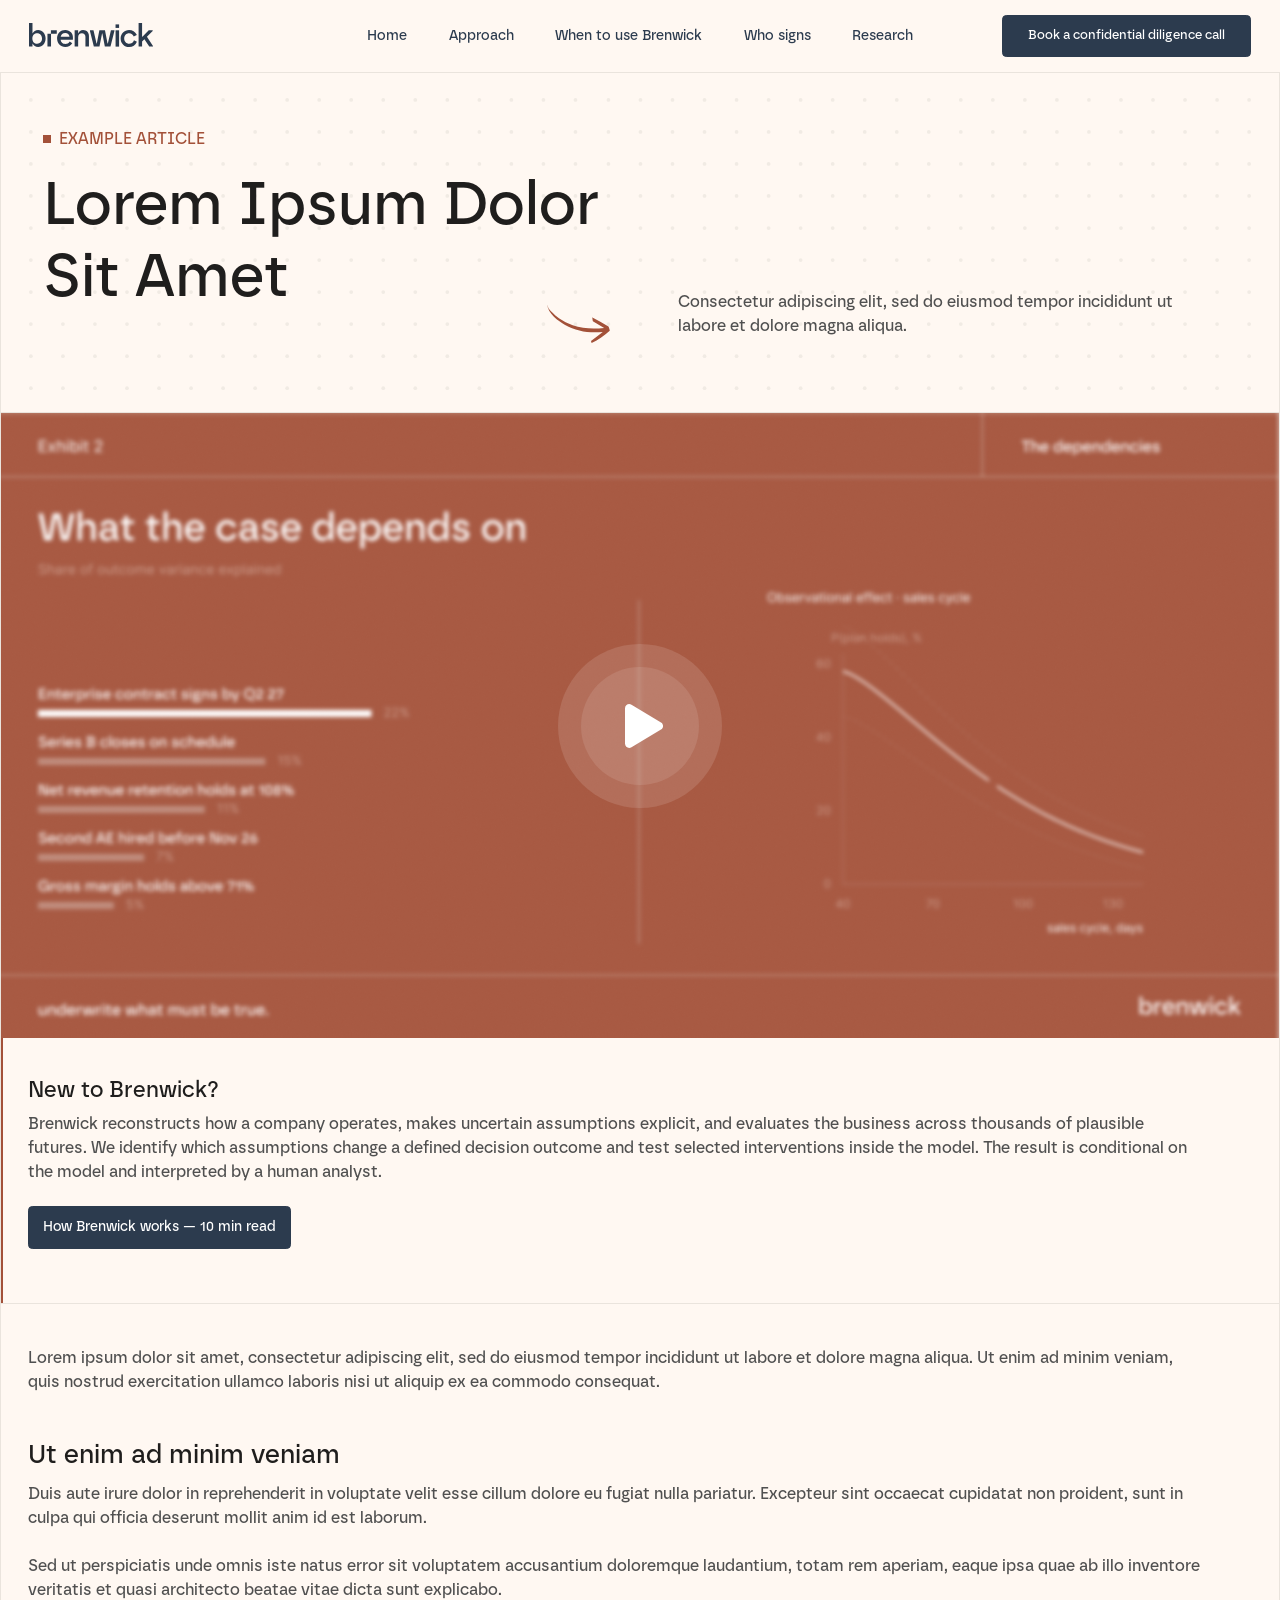
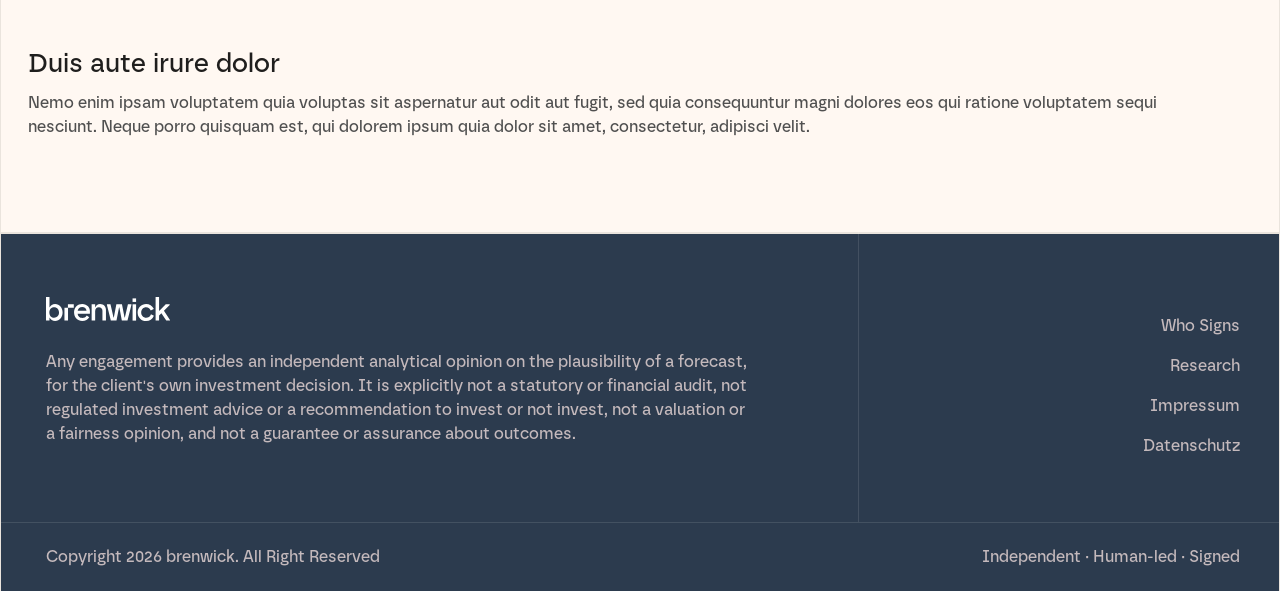
<file: article/index.html>
<!DOCTYPE html>
<html lang="en">

<head>
    <meta charset="UTF-8">
    <meta name="viewport" content="width=device-width, initial-scale=1.0">
    <meta name="description" content="Lorem Ipsum Dolor Sit Amet — an example Brenwick research article.">
    <title>Lorem Ipsum Dolor Sit Amet — Brenwick</title>
    <link rel="stylesheet" href="../css/style.css">
    <link rel="stylesheet" href="../css/article.css">
</head>

<body class="article-page">
    <header class="site-header">
        <div class="site-header__inner">
            <a class="site-header__logo" href="../index.html" aria-label="Brenwick home">
                <img src="../assets/icons/brenwick-logo.svg" alt="Brenwick" width="124" height="25">
            </a>

            <nav class="desktop-nav" aria-label="Primary navigation">
                <a class="desktop-nav__link" href="../index.html">Home</a>
                <a class="desktop-nav__link" href="../article/">Approach</a>
                <a class="desktop-nav__link" href="../index.html#when-to-use-brenwick">
                    When to use Brenwick
                </a>
                <a class="desktop-nav__link" href="../who-signs/">Who signs</a>
                <a class="desktop-nav__link" href="../research/" aria-current="page">Research</a>
            </nav>

            <a class="button button--header" href="../index.html#contact">
                Book a confidential diligence call
            </a>

            <button class="menu-toggle" type="button" aria-label="Open navigation menu" aria-controls="mobile-menu"
                aria-expanded="false">
                <span class="menu-toggle__line menu-toggle__line--first"></span>
                <span class="menu-toggle__line menu-toggle__line--top"></span>
                <span class="menu-toggle__line menu-toggle__line--bottom"></span>
            </button>
        </div>

        <div class="mobile-menu" id="mobile-menu" aria-hidden="true" inert>
            <div class="mobile-menu__pattern" aria-hidden="true"></div>

            <div class="mobile-menu__content">
                <nav class="mobile-nav" aria-label="Mobile navigation">
                    <a class="mobile-nav__link" href="../index.html">Home</a>
                    <a class="mobile-nav__link" href="../article/">Approach</a>
                    <a class="mobile-nav__link" href="../index.html#when-to-use-brenwick">
                        When to use Brenwick
                    </a>
                    <a class="mobile-nav__link" href="../who-signs/">Who signs</a>
                    <a class="mobile-nav__link" href="../research/" aria-current="page">Research</a>
                </nav>

                <a class="button button--mobile-menu" href="../index.html#contact">
                    Book a confidential diligence call
                </a>
            </div>
        </div>
    </header>

    <main id="article">
        <article>
            <header class="article-hero">
                <div class="article-hero__pattern" aria-hidden="true"></div>

                <div class="article-hero__content">
                    <p class="article-hero__eyebrow">
                        <span aria-hidden="true"></span>
                        Example article
                    </p>

                    <h1>
                        <span class="article-hero__title article-hero__title--desktop">
                            Lorem Ipsum Dolor<br>
                            Sit Amet
                        </span>
                        <span class="article-hero__title article-hero__title--mobile" aria-hidden="true">
                            Lorem Ipsum<br>
                            Dolor Sit Amet
                        </span>
                    </h1>

                    <img class="article-hero__arrow" src="../assets/icons/hero-arrow.svg" alt="" width="65" height="64"
                        aria-hidden="true">

                    <p class="article-hero__description">
                        Consectetur adipiscing elit, sed do eiusmod tempor incididunt ut
                        labore et dolore magna aliqua.
                    </p>
                </div>
            </header>
            <figure class="article-media" aria-label="What the case depends on exhibit preview">
                <picture>
                    <source media="(max-width: 767px)" srcset="../assets/images/article-dependencies-mobile.png">

                    <img src="../assets/images/article-dependencies-desktop.png"
                        alt="What the case depends on Brenwick exhibit" width="1280" height="625">
                </picture>

                <button class="article-media__play" type="button" aria-label="Play video">
                    <span class="article-media__play-inner" aria-hidden="true">
                        <svg viewBox="0 0 38 46">
                            <path
                                d="M36 19.5L6.5 1.7C3.6-.1 0 2 0 5.4v35.2c0 3.4 3.6 5.5 6.5 3.7L36 26.5c2.7-1.6 2.7-5.4 0-7Z" />
                        </svg>
                    </span>
                </button>
            </figure>

            <aside class="article-introduction" aria-labelledby="article-introduction-title">
                <h2 id="article-introduction-title">New to Brenwick?</h2>
                <p>
                    Brenwick reconstructs how a company operates, makes uncertain assumptions
                    explicit, and evaluates the business across thousands of plausible futures.
                    We identify which assumptions change a defined decision outcome and test
                    selected interventions inside the model. The result is conditional on the
                    model and interpreted by a human analyst.
                </p>
                <a class="button article-introduction__link" href="../research/">
                    How Brenwick works — 10 min read
                </a>
            </aside>

            <div class="article-content">
                <p>
                    Lorem ipsum dolor sit amet, consectetur adipiscing elit, sed do eiusmod
                    tempor incididunt ut labore et dolore magna aliqua. Ut enim ad minim veniam,
                    quis nostrud exercitation ullamco laboris nisi ut aliquip ex ea commodo
                    consequat.
                </p>

                <h2>Ut enim ad minim veniam</h2>
                <p>
                    Duis aute irure dolor in reprehenderit in voluptate velit esse cillum dolore
                    eu fugiat nulla pariatur. Excepteur sint occaecat cupidatat non proident, sunt
                    in culpa qui officia deserunt mollit anim id est laborum.
                </p>
                <p>
                    Sed ut perspiciatis unde omnis iste natus error sit voluptatem accusantium
                    doloremque laudantium, totam rem aperiam, eaque ipsa quae ab illo inventore
                    veritatis et quasi architecto beatae vitae dicta sunt explicabo.
                </p>

                <h2>Duis aute irure dolor</h2>
                <p>
                    Nemo enim ipsam voluptatem quia voluptas sit aspernatur aut odit aut fugit,
                    sed quia consequuntur magni dolores eos qui ratione voluptatem sequi nesciunt.
                    Neque porro quisquam est, qui dolorem ipsum quia dolor sit amet, consectetur,
                    adipisci velit.
                </p>
            </div>
        </article>

        <footer class="brenwick-footer" aria-label="Site footer">
            <div class="brenwick-footer__main">
                <div class="brenwick-footer__brand">
                    <a class="brenwick-footer__logo" href="../index.html" aria-label="Brenwick home">
                        <img src="../assets/icons/brenwick-logo.svg" alt="Brenwick" width="124" height="25">
                    </a>

                    <p class="brenwick-footer__disclaimer">
                        <span class="article-footer-copy article-footer-copy--desktop">
                            Any engagement provides an independent analytical opinion on
                            the plausibility of a forecast,<br>
                            for the client's own investment decision. It is explicitly not
                            a statutory or financial audit, not<br>
                            regulated investment advice or a recommendation to invest or
                            not invest, not a valuation or<br>
                            a fairness opinion, and not a guarantee or assurance about
                            outcomes.
                        </span>
                        <span class="article-footer-copy article-footer-copy--mobile">
                            Any engagement provides an independent analytical opinion on the
                            plausibility of a forecast, for the client's own investment decision.
                            It is explicitly not a statutory or financial audit, not regulated
                            investment advice or a recommendation to invest or not invest, not a
                            valuation or a fairness opinion, and not a guarantee or assurance
                            about outcomes.
                        </span>
                    </p>
                </div>

                <nav class="brenwick-footer__navigation" aria-label="Footer navigation">
                    <a href="../who-signs/">Who Signs</a>
                    <a href="../research/" aria-current="page">Research</a>
                    <a href="../index.html#impressum">Impressum</a>
                    <a href="../index.html#datenschutz">Datenschutz</a>
                </nav>
            </div>

            <div class="brenwick-footer__bottom">
                <p class="brenwick-footer__copyright">
                    Copyright 2026 brenwick. All Right<span class="brenwick-footer__mobile-break"><br></span>
                    Reserved
                </p>

                <p class="brenwick-footer__signature">
                    Independent · Human-led · Signed
                </p>
            </div>
        </footer>
    </main>

    <script src="../js/main.js"></script>
</body>

</html>
</file>
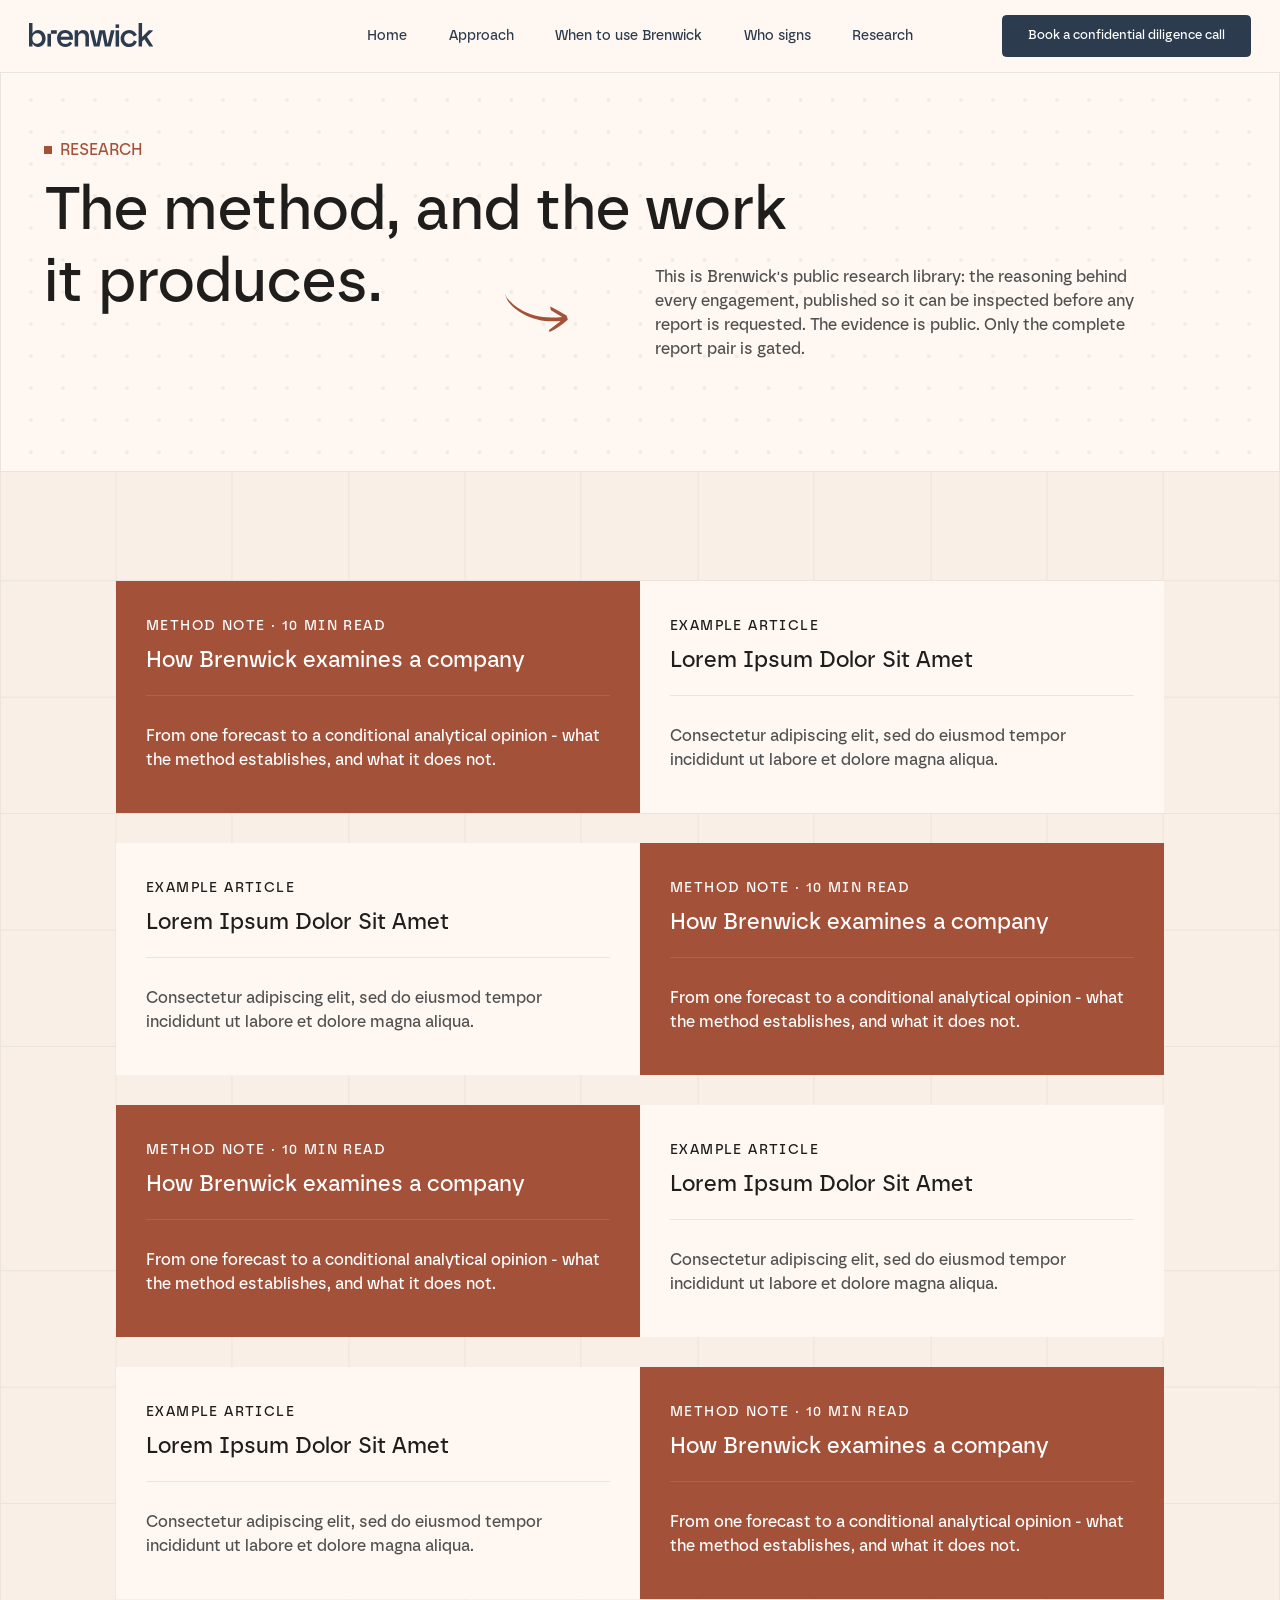
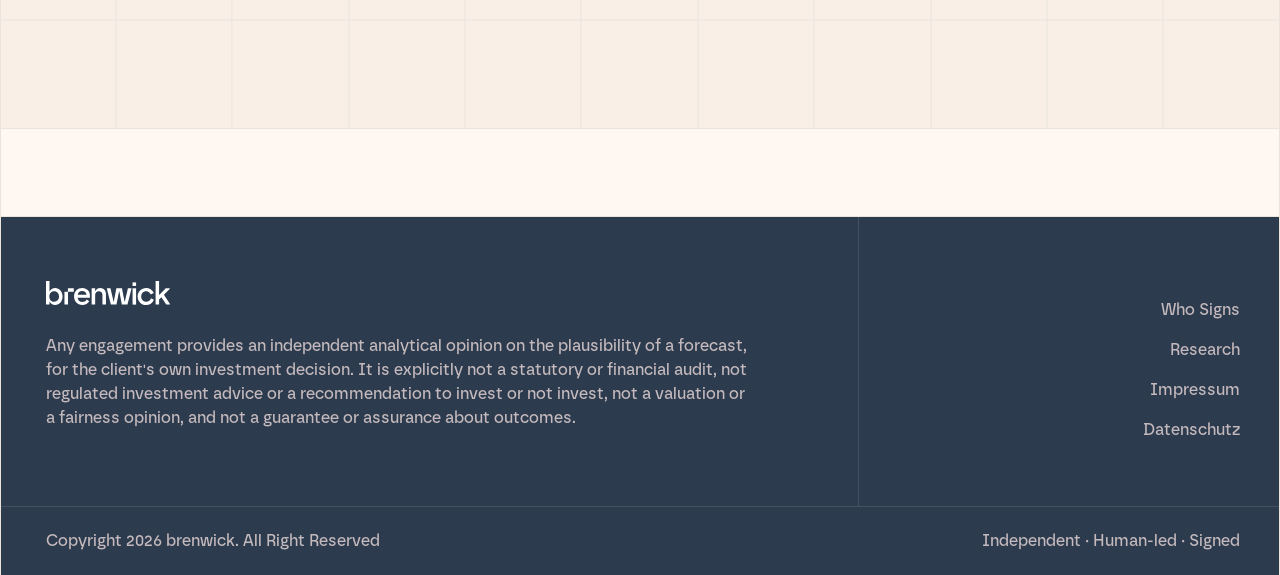
<file: research/index.html>
<!doctype html>
<html lang="en">

<head>
    <meta charset="UTF-8" />
    <meta name="viewport" content="width=device-width, initial-scale=1.0" />
    <meta name="description" content="Brenwick research — public reasoning behind every engagement." />
    <title>Research — Brenwick</title>
    <link rel="stylesheet" href="../css/style.css" />
    <link rel="stylesheet" href="../css/research.css" />
</head>

<body class="research-page">
    <header class="site-header">
        <div class="site-header__inner">
            <a class="site-header__logo" href="../index.html" aria-label="Brenwick home">
                <img src="../assets/icons/brenwick-logo.svg" alt="Brenwick" width="124" height="25" />
            </a>
            <nav class="desktop-nav" aria-label="Primary navigation">
                <a class="desktop-nav__link" href="../index.html">Home</a>
                <a class="desktop-nav__link" href="../article/">Approach</a>
                <a class="desktop-nav__link" href="../index.html#when-to-use-brenwick">
                    When to use Brenwick
                </a>
                <a class="desktop-nav__link" href="../who-signs/">Who signs</a>
                <a class="desktop-nav__link" href="../research/" aria-current="page">Research</a>
            </nav>
            <a class="button button--header" href="../index.html#contact">
                Book a confidential diligence call
            </a>
            <button class="menu-toggle" type="button" aria-label="Open navigation menu" aria-controls="mobile-menu"
                aria-expanded="false">
                <span class="menu-toggle__line menu-toggle__line--first"></span>
                <span class="menu-toggle__line menu-toggle__line--top"></span>
                <span class="menu-toggle__line menu-toggle__line--bottom"></span>
            </button>
        </div>
        <div class="mobile-menu" id="mobile-menu" aria-hidden="true" inert>
            <div class="mobile-menu__pattern" aria-hidden="true"></div>
            <div class="mobile-menu__content">
                <nav class="mobile-nav" aria-label="Mobile navigation">
                    <a class="mobile-nav__link" href="../index.html">Home</a>
                    <a class="mobile-nav__link" href="../article/">Approach</a>
                    <a class="mobile-nav__link" href="../index.html#when-to-use-brenwick">
                        When to use Brenwick
                    </a>
                    <a class="mobile-nav__link" href="../who-signs/">Who signs</a>
                    <a class="mobile-nav__link" href="../research/" aria-current="page">Research</a>
                </nav>
                <a class="button button--mobile-menu" href="../index.html#contact">
                    Book a confidential diligence call
                </a>
            </div>
        </div>
    </header>

    <main id="research">
        <section class="research-hero" aria-labelledby="research-title">
            <div class="research-hero__pattern" aria-hidden="true"></div>
            <div class="research-hero__content">
                <p class="research-hero__eyebrow">
                    <span aria-hidden="true"></span>
                    Research
                </p>
                <h1 id="research-title">
                    <span class="research-hero__title research-hero__title--desktop">
                        The method, and the work<br />
                        it produces.
                    </span>
                    <span class="research-hero__title research-hero__title--mobile" aria-hidden="true">
                        The method, and<br />
                        the work it<br />
                        produces.
                    </span>
                </h1>
                <img class="research-hero__arrow" src="../assets/icons/hero-arrow.svg" alt="" width="65" height="64"
                    aria-hidden="true" />
                <p class="research-hero__description">
                    This is Brenwick's public research library: the reasoning behind
                    every engagement, published so it can be inspected before any report
                    is requested. The evidence is public. Only the complete report pair
                    is gated.
                </p>
            </div>
        </section>

        <section class="research-library" aria-label="Brenwick research articles">
            <div class="research-library__grid">
                <div class="research-library__pair">
                    <article class="research-card research-card--method">
                        <p class="research-card__label">Method note · 10 min read</p>
                        <h2>How Brenwick examines a company</h2>
                        <p class="research-card__description">
                            From one forecast to a conditional analytical opinion - what the
                            method establishes, and what it does not.
                        </p>
                    </article>
                    <article class="research-card research-card--example">
                        <p class="research-card__label">Example article</p>
                        <h2>Lorem Ipsum Dolor Sit Amet</h2>
                        <p class="research-card__description">
                            Consectetur adipiscing elit, sed do eiusmod tempor incididunt ut
                            labore et dolore magna aliqua.
                        </p>
                        <a class="research-card__link" href="../article/"
                            aria-label="Read Lorem Ipsum Dolor Sit Amet"></a>
                    </article>
                </div>

                <div class="research-library__pair research-library__pair--reversed">
                    <article class="research-card research-card--method">
                        <p class="research-card__label">Method note · 10 min read</p>
                        <h2>How Brenwick examines a company</h2>
                        <p class="research-card__description">
                            From one forecast to a conditional analytical opinion - what the
                            method establishes, and what it does not.
                        </p>
                    </article>

                    <article class="research-card research-card--example">
                        <p class="research-card__label">Example article</p>
                        <h2>Lorem Ipsum Dolor Sit Amet</h2>
                        <p class="research-card__description">
                            Consectetur adipiscing elit, sed do eiusmod tempor incididunt ut
                            labore et dolore magna aliqua.
                        </p>
                        <a class="research-card__link" href="../article/"
                            aria-label="Read Lorem Ipsum Dolor Sit Amet"></a>
                    </article>
                </div>

                <div class="research-library__pair">
                    <article class="research-card research-card--method">
                        <p class="research-card__label">Method note · 10 min read</p>
                        <h2>How Brenwick examines a company</h2>
                        <p class="research-card__description">
                            From one forecast to a conditional analytical opinion - what the
                            method establishes, and what it does not.
                        </p>
                    </article>

                    <article class="research-card research-card--example">
                        <p class="research-card__label">Example article</p>
                        <h2>Lorem Ipsum Dolor Sit Amet</h2>
                        <p class="research-card__description">
                            Consectetur adipiscing elit, sed do eiusmod tempor incididunt ut
                            labore et dolore magna aliqua.
                        </p>
                        <a class="research-card__link" href="../article/"
                            aria-label="Read Lorem Ipsum Dolor Sit Amet"></a>
                    </article>
                </div>

                <div
                    class="research-library__pair research-library__pair--reversed research-library__pair--desktop-only">
                    <article class="research-card research-card--method">
                        <p class="research-card__label">Method note · 10 min read</p>
                        <h2>How Brenwick examines a company</h2>
                        <p class="research-card__description">
                            From one forecast to a conditional analytical opinion - what the
                            method establishes, and what it does not.
                        </p>
                    </article>

                    <article class="research-card research-card--example">
                        <p class="research-card__label">Example article</p>
                        <h2>Lorem Ipsum Dolor Sit Amet</h2>
                        <p class="research-card__description">
                            Consectetur adipiscing elit, sed do eiusmod tempor incididunt ut
                            labore et dolore magna aliqua.
                        </p>
                        <a class="research-card__link" href="../article/"
                            aria-label="Read Lorem Ipsum Dolor Sit Amet"></a>
                    </article>
                </div>
            </div>
        </section>

        <footer class="brenwick-footer" aria-label="Site footer">
            <div class="brenwick-footer__main">
                <div class="brenwick-footer__brand">
                    <a class="brenwick-footer__logo" href="../index.html" aria-label="Brenwick home">
                        <img src="../assets/icons/brenwick-logo.svg" alt="Brenwick" width="124" height="25" />
                    </a>
                    <p class="brenwick-footer__disclaimer">
                        <span class="research-footer-copy research-footer-copy--desktop">
                            Any engagement provides an independent analytical opinion on the
                            plausibility of a forecast,<br />
                            for the client's own investment decision. It is explicitly not a
                            statutory or financial audit, not<br />
                            regulated investment advice or a recommendation to invest or not
                            invest, not a valuation or<br />
                            a fairness opinion, and not a guarantee or assurance about
                            outcomes.
                        </span>
                        <span class="research-footer-copy research-footer-copy--mobile">
                            Any engagement provides an independent<br />
                            analytical opinion on the plausibility of a<br />
                            forecast, for the client's own investment<br />
                            decision. It is explicitly not a statutory or<br />
                            financial audit, not regulated investment<br />
                            advice or a recommendation to invest or<br />
                            not invest, not a valuation or a fairness<br />
                            opinion, and not a guarantee or assurance<br />
                            about outcomes.
                        </span>
                    </p>
                </div>

                <nav class="brenwick-footer__navigation" aria-label="Footer navigation">
                    <a href="../who-signs/">Who Signs</a>
                    <a href="./" aria-current="page">Research</a>
                    <a href="../index.html#impressum">Impressum</a>
                    <a href="../index.html#datenschutz">Datenschutz</a>
                </nav>
            </div>

            <div class="brenwick-footer__bottom">
                <p class="brenwick-footer__copyright">
                    Copyright 2026 brenwick. All Right<span class="brenwick-footer__mobile-break"><br /></span>
                    Reserved
                </p>

                <p class="brenwick-footer__signature">
                    Independent · Human-led · Signed
                </p>
            </div>
        </footer>
    </main>

    <script src="../js/main.js"></script>
</body>

</html>
</file>
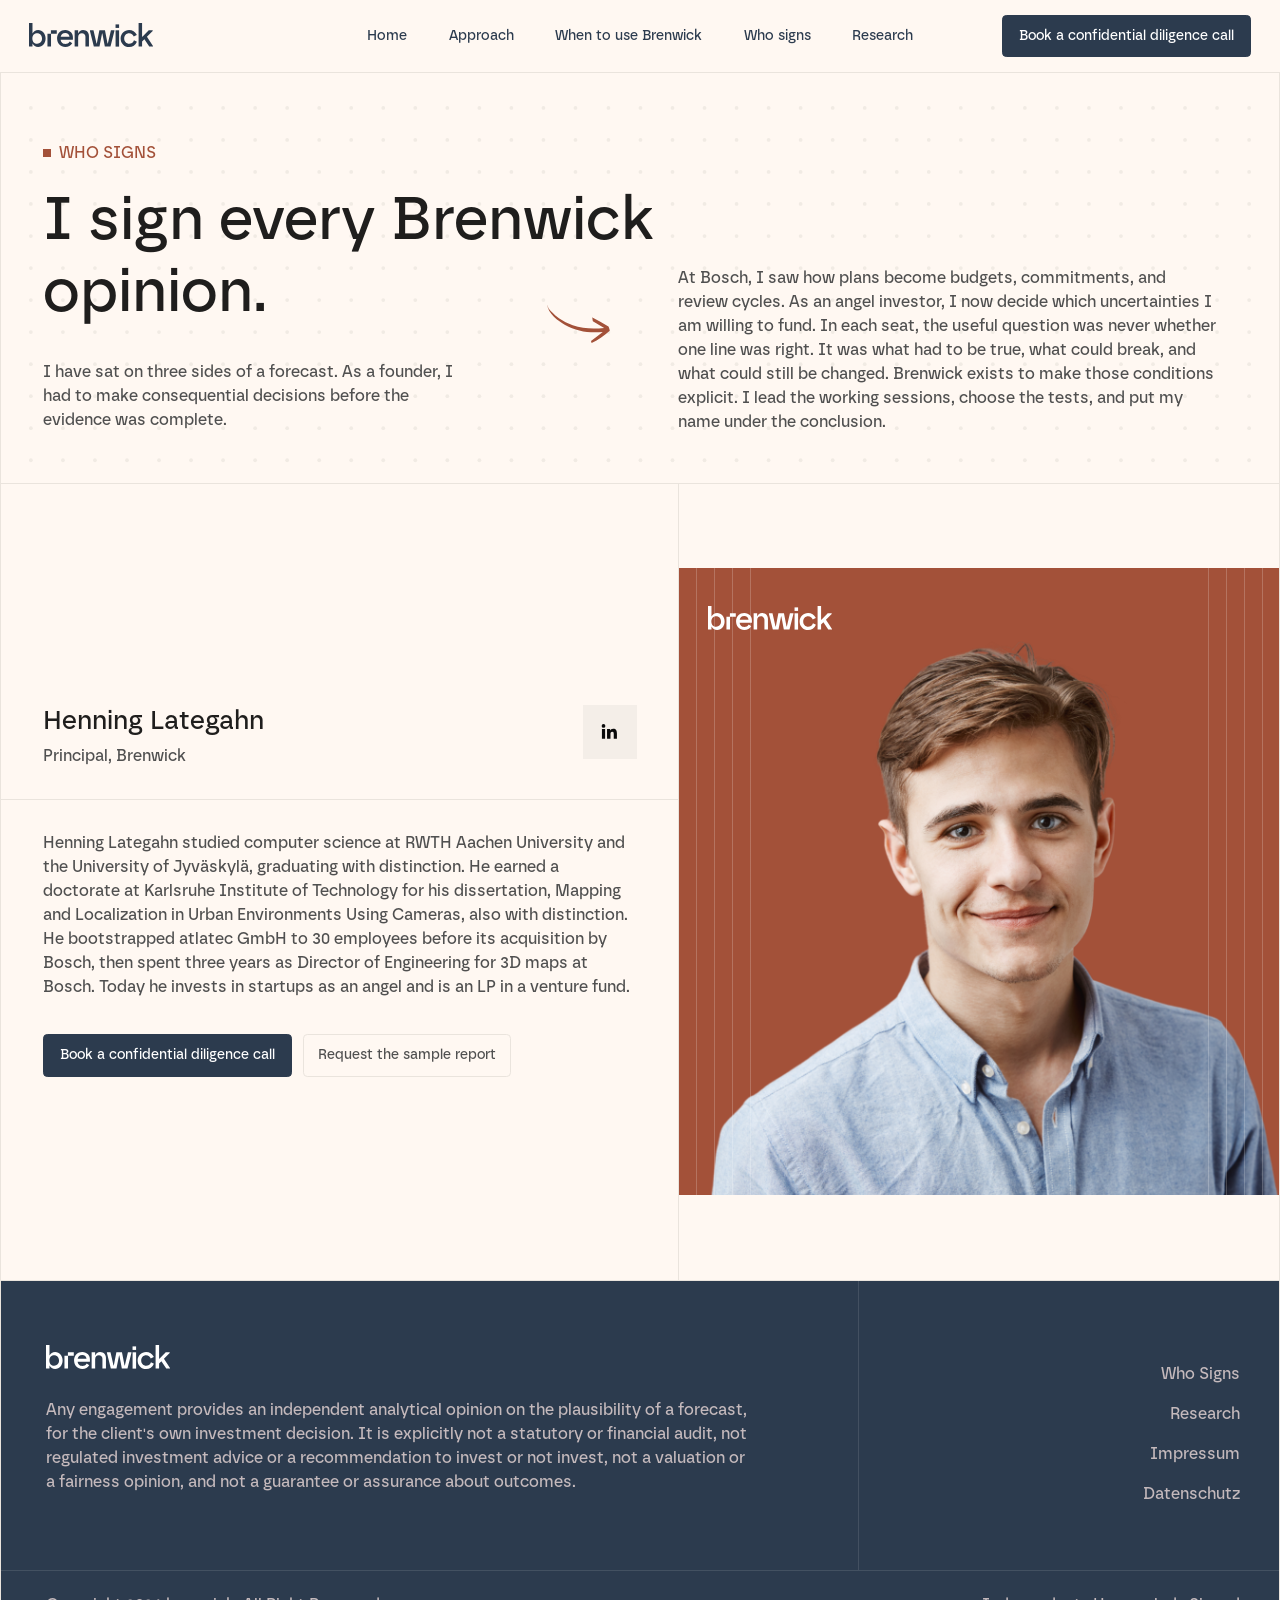
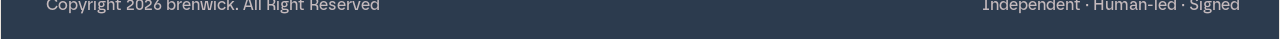
<file: who-signs/index.html>
<!DOCTYPE html>
<html lang="en">

<head>
    <meta charset="UTF-8" />
    <meta name="viewport" content="width=device-width, initial-scale=1.0" />
    <meta name="description"
        content="Meet Henning Lategahn, Principal at Brenwick and the person who signs every Brenwick opinion." />
    <title>Who Signs | Brenwick</title>

    <link rel="stylesheet" href="../css/style.css" />
    <link rel="stylesheet" href="../css/who-signs.css" />
</head>

<body>
    <header class="site-header">
        <div class="site-header__inner">
            <a class="site-header__logo" href="../index.html" aria-label="Brenwick home">
                <img src="../assets/icons/brenwick-logo.svg" alt="Brenwick" width="124" height="25" />
            </a>

            <nav class="desktop-nav" aria-label="Primary navigation">
                <a class="desktop-nav__link" href="../index.html">Home</a>
                <a class="desktop-nav__link" href="../article/">Approach</a>
                <a class="desktop-nav__link" href="../index.html#when-to-use-brenwick">
                    When to use Brenwick
                </a>
                <a class="desktop-nav__link" href="../who-signs/" aria-current="page">Who signs</a>
                <a class="desktop-nav__link" href="../research/">Research</a>
            </nav>

            <a class="button button--header" href="../index.html#contact">
                Book a confidential diligence call
            </a>

            <button class="menu-toggle" type="button" aria-label="Open navigation menu" aria-controls="mobile-menu"
                aria-expanded="false">
                <span class="menu-toggle__line menu-toggle__line--first"></span>
                <span class="menu-toggle__line menu-toggle__line--top"></span>
                <span class="menu-toggle__line menu-toggle__line--bottom"></span>
            </button>
        </div>

        <div class="mobile-menu" id="mobile-menu" aria-hidden="true">
            <div class="mobile-menu__pattern" aria-hidden="true"></div>

            <div class="mobile-menu__content">
                <nav class="mobile-nav" aria-label="Mobile navigation">
                    <a class="mobile-nav__link" href="../index.html">Home</a>
                    <a class="mobile-nav__link" href="../article/">Approach</a>
                    <a class="mobile-nav__link" href="../index.html#when-to-use-brenwick">
                        When to use Brenwick
                    </a>
                    <a class="mobile-nav__link" href="../who-signs/" aria-current="page">Who signs</a>
                    <a class="mobile-nav__link" href="../research/">Research</a>
                </nav>

                <a class="button button--mobile-menu" href="../index.html#contact">
                    Book a confidential diligence call
                </a>
            </div>
        </div>
    </header>

    <main>
        <section class="who-signs" aria-labelledby="who-signs-title">
            <div class="who-signs__introduction">
                <div class="who-signs__pattern" aria-hidden="true"></div>
                <p class="who-signs__eyebrow">
                    <span aria-hidden="true"></span>
                    Who signs
                </p>

                <h1 class="who-signs__title" id="who-signs-title">
                    I sign every Brenwick<br class="who-signs__desktop-break" />
                    opinion.
                </h1>

                <img class="who-signs__arrow" src="../assets/icons/hero-arrow.svg" alt="" width="65" height="64"
                    aria-hidden="true" />

                <div class="who-signs__introduction-copy">
                    <p class="who-signs__introduction-copy--founder">
                        I have sat on three sides of a forecast. As a founder, I had to
                        make consequential decisions before the evidence was complete.
                    </p>

                    <p class="who-signs__introduction-copy--investor">
                        At Bosch, I saw how plans become budgets, commitments, and review
                        cycles. As an angel investor, I now decide which uncertainties I
                        am willing to fund. In each seat, the useful question was never
                        whether one line was right. It was what had to be true, what could
                        break, and what could still be changed. Brenwick exists to make
                        those conditions explicit. I lead the working sessions, choose the
                        tests, and put my name under the conclusion.
                    </p>
                </div>
            </div>

            <div class="who-signs__profile">
                <div class="who-signs__profile-details">
                    <header class="who-signs__profile-heading">
                        <div>
                            <h2>Henning Lategahn</h2>
                            <p>Principal, Brenwick</p>
                        </div>

                        <a class="who-signs__linkedin" href="https://www.linkedin.com/in/henning-lategahn/"
                            target="_blank" rel="noopener noreferrer" aria-label="Henning Lategahn on LinkedIn">
                            <svg width="22" height="22" viewBox="0 0 24 24" aria-hidden="true">
                                <path
                                    d="M5.1 3.5A2.1 2.1 0 1 1 5.1 7.7a2.1 2.1 0 0 1 0-4.2ZM3.3 9.2h3.6V20H3.3V9.2Zm5.8 0h3.4v1.5h.1c.5-.9 1.6-1.9 3.4-1.9 3.6 0 4.3 2.4 4.3 5.5V20h-3.6v-5.1c0-1.2 0-2.8-1.7-2.8s-2 1.3-2 2.7V20H9.1V9.2Z" />
                            </svg>
                        </a>
                    </header>

                    <div class="who-signs__biography">
                        <p>
                            Henning Lategahn studied computer science at RWTH Aachen
                            University and the University of Jyväskylä, graduating with
                            distinction. He earned a doctorate at Karlsruhe Institute of
                            Technology for his dissertation, Mapping and Localization in
                            Urban Environments Using Cameras, also with distinction. He
                            bootstrapped atlatec GmbH to 30 employees before its acquisition
                            by Bosch, then spent three years as Director of Engineering for
                            3D maps at Bosch. Today he invests in startups as an angel and
                            is an LP in a venture fund.
                        </p>

                        <div class="who-signs__actions">
                            <a class="who-signs__button who-signs__button--primary" href="../index.html#contact">
                                Book a confidential diligence call
                            </a>
                            <a class="who-signs__button who-signs__button--secondary"
                                href="../index.html#sample-report">
                                Request the sample report
                            </a>
                        </div>
                    </div>
                </div>

                <figure class="who-signs__portrait">
                    <img class="who-signs__portrait-logo" src="../assets/icons/brenwick-logo.svg" alt="Brenwick"
                        width="124" height="25" />
                    <img class="who-signs__portrait-image" src="../assets/images/henning-lategahn.png"
                        alt="Henning Lategahn" width="1202" height="1193" decoding="async" />
                </figure>
            </div>
        </section>

        <footer class="brenwick-footer" aria-label="Site footer">
            <div class="brenwick-footer__main">
                <div class="brenwick-footer__brand">
                    <a class="brenwick-footer__logo" href="../index.html" aria-label="Brenwick home">
                        <img src="../assets/icons/brenwick-logo.svg" alt="Brenwick" width="124" height="25" />
                    </a>

                    <p class="brenwick-footer__disclaimer">
                        Any engagement provides an independent analytical opinion on the
                        plausibility of a forecast,<br class="brenwick-footer__desktop-break" />
                        for the client's own investment decision. It is explicitly not a
                        statutory or financial audit, not<br class="brenwick-footer__desktop-break" />
                        regulated investment advice or a recommendation to invest or not
                        invest, not a valuation or<br class="brenwick-footer__desktop-break" />
                        a fairness opinion, and not a guarantee or assurance about
                        outcomes.
                    </p>
                </div>

                <nav class="brenwick-footer__navigation" aria-label="Footer navigation">
                    <a href="./" aria-current="page">Who Signs</a>
                    <a href="../research/">Research</a>
                    <a href="../index.html#impressum">Impressum</a>
                    <a href="../index.html#datenschutz">Datenschutz</a>
                </nav>
            </div>

            <div class="brenwick-footer__bottom">
                <p class="brenwick-footer__copyright">
                    Copyright 2026 brenwick. All Right<span class="brenwick-footer__mobile-break"><br /></span>
                    Reserved
                </p>

                <p class="brenwick-footer__signature">
                    Independent · Human-led · Signed
                </p>
            </div>
        </footer>
    </main>

    <script src="../js/main.js"></script>
</body>

</html>
</file>
<file: css/style.css>
@font-face {
    font-family: "Inter";
    src: url("../assets/fonts/Inter-Regular.woff2") format("woff2");
    font-style: normal;
    font-weight: 400;
    font-display: swap;
}

@font-face {
    font-family: "Borna";
    src: url("../assets/fonts/borna-medium.otf") format("opentype");
    font-style: normal;
    font-weight: 500;
    font-display: swap;
}

html,
body {
    font-family: var(--font-primary);
    font-weight: 500;
    font-synthesis: none;
}

:root {
    --color-background: #fff8f2;
    --color-border: #eae4dd;
    --color-heading: #1f1e1d;
    --color-navy: #2c3b4e;
    --color-rust: #a35139;
    --color-text: #505050;
    --color-white: #ffffff;
    --font-primary: "Borna", "Helvetica Neue", Arial, sans-serif;
    --font-secondary: "Inter", "Helvetica Neue", Arial, sans-serif;
    --header-height: 73px;
    --content-max-width: 1222px;
    --transition-duration: 220ms;
}

*,
*::before,
*::after {
    box-sizing: border-box;
}

html {
    min-width: 320px;
    scroll-behavior: smooth;
}

body {
    min-width: 320px;
    margin: 0;
    overflow-x: hidden;
    background-color: var(--color-background);
    color: var(--color-navy);
    font-family: var(--font-primary);
    -webkit-font-smoothing: antialiased;
    text-rendering: optimizeLegibility;
}

body.is-menu-open {
    overflow: hidden;
}

a {
    color: inherit;
    text-decoration: none;
}

button,
a {
    -webkit-tap-highlight-color: transparent;
}

/* Header and navigation */
.site-header {
    position: relative;
    z-index: 100;
    min-height: var(--header-height);
    border-bottom: 1.19px solid var(--color-border);
    background-color: var(--color-background);
}

.site-header__inner {
    position: relative;
    display: flex;
    width: min(calc(100% - 48px), var(--content-max-width));
    min-height: calc(var(--header-height) - 1.19px);
    margin-inline: auto;
    align-items: center;
    justify-content: space-between;
}

.site-header__logo {
    display: inline-flex;
    flex: 0 0 auto;
    align-items: center;
}

.site-header__logo img {
    display: block;
    width: 124px;
    height: auto;
}

.desktop-nav {
    position: absolute;
    left: 50%;
    display: flex;
    width: 546px;
    align-items: center;
    justify-content: space-between;
    transform: translateX(-50%);
}

.desktop-nav__link,
.mobile-nav__link {
    font-size: 14px;
    font-weight: 500;
    letter-spacing: 0;
    line-height: 1;
    white-space: nowrap;
}

.desktop-nav__link {
    transition: opacity var(--transition-duration) ease;
}

.desktop-nav__link:hover {
    opacity: 0.62;
}

.button {
    display: inline-flex;
    min-height: 42.506px;
    align-items: center;
    justify-content: center;
    padding: 8.67px 13.88px;
    border: 1px solid var(--color-navy);
    border-radius: 4.34px;
    background-color: var(--color-navy);
    color: var(--color-white);
    font-size: 13.88px;
    font-weight: 500;
    letter-spacing: 0;
    line-height: 1;
    text-align: center;
    transition:
        background-color var(--transition-duration) ease,
        color var(--transition-duration) ease;
}

.button:hover {
    background-color: transparent;
    color: var(--color-navy);
}

.button--header {
    width: 248.759px;
    flex: 0 0 auto;
}

.menu-toggle,
.mobile-menu {
    display: none;
}

/* Hero */
.hero {
    position: relative;
    width: min(calc(100% - 160px), 1280px);
    min-height: 381px;
    margin-inline: auto;
    overflow: hidden;
    border-right: 1px solid var(--color-border);
    border-left: 1px solid var(--color-border);
}

.hero__pattern {
    position: absolute;
    inset: 0;
    background-image: url("../assets/icons/dots-pattern.svg");
    background-position: top center;
    background-repeat: repeat-y;
    background-size: 1222px 437px;
    pointer-events: none;
    top: 25px;
}

.hero__content {
    position: relative;
    z-index: 1;
    min-height: 381px;
    padding: 50px 44px 20px;
}

.hero__eyebrow,
.hero__title,
.hero__description {
    margin: 0;
    font-weight: 500;
    letter-spacing: 0;
    font-family: "Borna";
}

.hero__eyebrow {
    display: flex;
    align-items: center;
    gap: 8px;
    color: var(--color-rust);
    font-size: 16px;
    line-height: 1.5;
    text-transform: uppercase;
}

.hero__eyebrow-marker {
    width: 8px;
    height: 8px;
    flex: 0 0 auto;
    background-color: currentColor;
}

.hero__title {
    max-width: 810px;
    margin-top: 7px;
    color: var(--color-heading);
    font-size: 60px;
    line-height: 1.1;
}

.hero__arrow {
    position: absolute;
    top: 276px;
    left: 50.75%;
    display: block;
    width: 65px;
    height: 64px;
    pointer-events: none;
}

.hero__description {
    position: absolute;
    top: 245px;
    right: 44px;
    width: 430px;
    color: var(--color-text);
    font-size: 15px;
    line-height: 1.5;
}

.mobile-line-break {
    display: none;
}

/* Forecast figure */
.forecast-figure {
    display: grid;
    width: min(calc(100% - 160px), 1280px);
    min-height: 626px;
    grid-template-rows: 64px minmax(0, 1fr) 64px;
    margin-inline: auto;
    overflow: hidden;
    background-color: var(--color-rust);
    color: var(--color-white);
}

.forecast-figure p,
.forecast-figure h2 {
    margin: 0;
}

.forecast-figure__header,
.forecast-figure__footer {
    display: grid;
    align-items: center;
    border-color: rgb(255 255 255 / 32%);
}

.forecast-figure__header {
    grid-template-columns: minmax(0, 1fr) 300px;
    border-bottom: 1px solid rgb(255 255 255 / 32%);
}

.forecast-figure__header p {
    display: flex;
    height: 100%;
    align-items: center;
    padding-inline: 40px;
    font-size: 16.08px;
    letter-spacing: 0;
    line-height: 1;
}

.forecast-figure__header p:first-child {
    font-family: "Inter";
    font-weight: 400;
}

.forecast-figure__header p:last-child {
    padding-inline: 36px;
    border-left: 1px solid rgb(255 255 255 / 32%);
    font-family: var(--font-primary);
    font-weight: 500;
}

.forecast-figure__body {
    position: relative;
    min-height: 498px;
}

.forecast-figure__intro {
    position: absolute;
    z-index: 2;
    top: 32px;
    left: 40px;
}

.forecast-figure__intro h2 {
    font-family: var(--font-primary);
    font-size: 38.59px;
    font-weight: 500;
    letter-spacing: 0;
    line-height: 1;
}

.forecast-figure__intro p {
    margin-top: 14px;
    color: rgb(255 255 255 / 42%);
    font-family: var(--font-secondary);
    font-size: 13.93px;
    font-weight: 400;
    letter-spacing: 0;
    line-height: 1;
}

.forecast-figure__legend {
    display: none;
}

.forecast-figure__chart {
    position: absolute;
}

.forecast-figure__chart svg {
    display: block;
    width: 100%;
    height: auto;
    overflow: visible;
}

.forecast-figure__chart--desktop {
    top: 149px;
    right: 30px;
    left: 130px;
}

.forecast-figure__chart--mobile {
    display: none;
}

.forecast-chart__grid line {
    stroke: rgb(255 255 255 / 13%);
    stroke-width: 1;
    vector-effect: non-scaling-stroke;
}

.forecast-chart__paths {
    fill: none;
    stroke: rgb(255 255 255 / 9%);
    stroke-width: 1;
}

.forecast-chart__paths path,
.forecast-chart__median,
.forecast-chart__founder {
    fill: none;
    vector-effect: non-scaling-stroke;
}

.forecast-chart__median {
    stroke: rgb(255 255 255 / 30%);
    stroke-width: 1;
}

.forecast-chart__founder {
    stroke: #dbf1ff;
    stroke-linecap: round;
    stroke-width: 2;
}

.forecast-chart__founder-color {
    fill: #dbf1ff;
}

.forecast-chart__model-color {
    fill: #fff8f2bf;
}

.forecast-chart__annotations text.forecast-chart__paths-color {
    fill: #fff8f273 !important;
}

.forecast-chart__annotations text.forecast-chart__white {
    fill: #ffffff !important;
}

.forecast-chart__ticks {
    fill: rgb(255 255 255 / 35%);
    font-family: var(--font-secondary);
    font-size: 13.93px;
    font-weight: 400;
    letter-spacing: 0;
}

.forecast-chart__annotations {
    fill: var(--color-white);
    font-family: var(--font-primary);
    font-size: 15.01px;
    font-weight: 500;
    letter-spacing: 0;
}

.forecast-chart__annotations line {
    stroke: #dbf1ff;
    stroke-width: 1;
    vector-effect: non-scaling-stroke;
}

.forecast-chart__annotations text:nth-of-type(n + 5) {
    fill: rgb(255 255 255 / 43%);
}

.forecast-figure__footer {
    grid-template-columns: 1fr auto;
    padding-inline: 40px;
    border-top: 1px solid rgb(255 255 255 / 32%);
}

.forecast-figure__footer>p:first-child {
    font-family: var(--font-secondary);
    font-size: 13.93px;
    font-weight: 400;
    line-height: 1;
}

.forecast-figure__brand {
    font-family: var(--font-primary);
    font-size: 22px;
    font-weight: 500;
    line-height: 1;
}

.desktop-nav__link:focus-visible,
.mobile-nav__link:focus-visible,
.button:focus-visible,
.menu-toggle:focus-visible,
.site-header__logo:focus-visible {
    outline: 2px solid var(--color-navy);
    outline-offset: 4px;
}

@media (max-width: 1100px) {
    :root {
        --header-height: 52px;
    }

    .site-header__inner {
        width: calc(100% - 32px);
    }

    .site-header__logo img {
        width: 100px;
    }

    .desktop-nav,
    .button--header {
        display: none;
    }

    .menu-toggle {
        position: relative;
        display: inline-flex;
        width: 24px;
        height: 24px;
        flex: 0 0 auto;
        align-items: center;
        justify-content: center;
        padding: 0;
        border: 0;
        background: transparent;
        color: var(--color-navy);
        cursor: pointer;
    }

    .menu-toggle__line {
        position: absolute;
        right: 1px;
        display: block;
        height: 1.8px;
        border-radius: 999px;
        background-color: currentColor;
        transform-origin: center;
        transition:
            top var(--transition-duration) ease,
            width var(--transition-duration) ease,
            opacity var(--transition-duration) ease,
            transform var(--transition-duration) ease;
    }

    .menu-toggle__line--first {
        top: 5px;
        width: 14px;
    }

    .menu-toggle__line--top {
        top: 11px;
        width: 22px;
    }

    .menu-toggle__line--bottom {
        top: 17px;
        width: 16px;
    }

    .site-header.is-menu-open .menu-toggle__line--first {
        opacity: 0;
    }

    .site-header.is-menu-open .menu-toggle__line--top,
    .site-header.is-menu-open .menu-toggle__line--bottom {
        top: 11px;
        width: 20px;
    }

    .site-header.is-menu-open .menu-toggle__line--top {
        transform: rotate(45deg);
    }

    .site-header.is-menu-open .menu-toggle__line--bottom {
        transform: rotate(-45deg);
    }

    .mobile-menu {
        position: fixed;
        z-index: -1;
        top: var(--header-height);
        right: 0;
        bottom: 0;
        left: 0;
        display: block;
        overflow: hidden;
        background-color: var(--color-background);
        opacity: 0;
        pointer-events: none;
        transform: translateY(-8px);
        visibility: hidden;
        transition:
            opacity var(--transition-duration) ease,
            transform var(--transition-duration) ease,
            visibility 0s linear var(--transition-duration);
    }

    .site-header.is-menu-open .mobile-menu {
        opacity: 1;
        pointer-events: auto;
        transform: translateY(0);
        visibility: visible;
        transition-delay: 0s;
    }

    .mobile-line-break {
        display: inline;
    }

    .desktop-line-break {
        display: none;
    }

    .mobile-menu__pattern {
        position: absolute;
        top: 71px;
        right: clamp(20px, 6.667vw, 32px);
        bottom: 0;
        left: clamp(20px, 6.667vw, 32px);
        background-image: url("../assets/icons/dots-pattern.svg");
        background-position: top left;
        background-repeat: repeat-y;
        background-size: 1222px 421px;
        pointer-events: none;
    }

    .mobile-menu__content {
        position: relative;
        z-index: 1;
        display: flex;
        height: 100%;
        flex-direction: column;
        align-items: center;
        padding-top: clamp(72px, 17.188dvh, 110px);
    }

    .mobile-nav {
        display: flex;
        width: min(39.467vw, 148px);
        height: min(44.531dvh, 285px);
        min-height: 238px;
        flex-direction: column;
        align-items: center;
        justify-content: space-between;
    }

    .mobile-nav__link {
        display: inline-flex;
        justify-content: center;
        text-align: center;
        transition: opacity var(--transition-duration) ease;
    }

    .mobile-nav__link:hover {
        opacity: 0.62;
    }

    .button--mobile-menu {
        width: min(calc(100% - 50px), 248.759px);
        margin-top: clamp(38px, 11.563dvh, 74px);
    }

    .hero {
        width: calc(100% - 32px);
        min-height: 674px;
    }

    .hero__pattern {
        background-position: 9px -30px;
    }

    .hero__content {
        min-height: 674px;
        padding: 28px 16px 42px;
    }

    .hero__eyebrow {
        gap: 8px;
    }

    .hero__title {
        max-width: none;
        margin-top: 7px;
        font-size: 36px;
        line-height: 1.2;
    }

    .hero__arrow {
        top: 290px;
        right: 65px;
        left: auto;
        width: 42px;
        height: 42px;
        transform: rotate(-40deg) scaleX(-1);
        transform-origin: center;
    }

    .hero__description {
        position: static;
        width: auto;
        margin-top: 42px;
    }

    .forecast-figure {
        width: calc(100% - 32px);
    }
}

@media (max-width: 767px) {
    .forecast-figure {
        min-height: 500px;
        grid-template-rows: 46px minmax(0, 1fr) 46px;
    }

    .forecast-figure__header {
        grid-template-columns: 1fr 1fr;
    }

    .forecast-figure__header p {
        padding-inline: 30px;
        font-size: 10px;
    }

    .forecast-figure__header p:last-child {
        justify-content: flex-end;
        padding-right: 17px;
        padding-left: 15px;
    }

    .forecast-figure__body {
        min-height: 435px;
    }

    .forecast-figure__intro {
        top: 18px;
        right: 24px;
        left: 30px;
    }

    .forecast-figure__intro h2 {
        max-width: 200px;
        font-size: 28px;
        line-height: 1;
    }

    .forecast-figure__intro p {
        max-width: 230px;
        margin-top: 10px;
        overflow: hidden;
        font-size: 10px;
        text-overflow: clip;
        white-space: nowrap;
    }

    .forecast-figure__legend {
        position: absolute;
        top: 112px;
        right: 29px;
        left: 30px;
        display: flex;
        align-items: center;
        justify-content: space-between;
        font-family: var(--font-primary);
        font-size: 10.5px;
        font-weight: 500;
        line-height: 1;
    }

    .forecast-figure__legend-item {
        display: inline-flex;
        align-items: center;
        gap: 7px;
        white-space: nowrap;
    }

    .forecast-figure__chart--desktop {
        display: none;
    }

    .forecast-figure__chart--mobile {
        top: 184px;
        right: 29px;
        left: 30px;
        display: block;
    }

    .forecast-chart__ticks {
        font-size: 9px;
    }

    .forecast-chart__founder {
        stroke-width: 2;
    }

    .forecast-figure__footer {
        padding-inline: 30px 28px;
    }

    .forecast-figure__footer>p:first-child {
        color: rgb(255 255 255 / 50%);
        font-size: 9px;
    }

    .forecast-figure__brand {
        font-size: 15px;
    }
}

@media (max-width: 374px) {
    .site-header__inner {
        width: calc(100% - 28px);
    }

    .site-header__logo img {
        width: 94px;
    }

    .mobile-menu__pattern {
        right: 20px;
        left: 20px;
    }

    .mobile-nav__link {
        font-size: 13px;
    }

    .button--mobile-menu {
        width: calc(100% - 40px);
        font-size: 13px;
    }

    .hero {
        width: calc(100% - 24px);
    }

    .hero__content {
        padding-right: 12px;
        padding-left: 12px;
    }

    .hero__eyebrow {
        font-size: 14px;
    }

    .hero__title {
        font-size: clamp(32px, 9.6vw, 36px);
    }

    .hero__description {
        font-size: 15px;
    }

    .forecast-figure {
        width: calc(100% - 24px);
    }

    .forecast-figure__header p {
        padding-left: 22px;
    }

    .forecast-figure__intro,
    .forecast-figure__legend,
    .forecast-figure__chart--mobile {
        left: 22px;
    }

    .forecast-figure__legend,
    .forecast-figure__chart--mobile {
        right: 22px;
    }

    .forecast-figure__footer {
        padding-inline: 22px;
    }
}

@media (prefers-reduced-motion: reduce) {
    html {
        scroll-behavior: auto;
    }

    *,
    *::before,
    *::after {
        scroll-behavior: auto !important;
        transition-duration: 0.01ms !important;
    }
}

@media (max-width: 767px) {

    .hero,
    .hero__content {
        min-height: 300px;
    }
}

@media (min-width: 768px) {

    .forecast-figure__chart--desktop .forecast-chart__paths,
    .forecast-figure__chart--desktop .forecast-chart__median {
        display: none;
    }
}

/* Range narrative sections */
.range-section {
    width: min(calc(100% - 160px), 1280px);
    margin-inline: auto;
    overflow: visible;
    border-right: 1.19px solid var(--color-border);
    border-left: 1.19px solid var(--color-border);
    background-color: var(--color-background);
    color: var(--color-heading);
}

.range-section p,
.range-section h2,
.range-section blockquote {
    margin: 0;
}

.range-section__header {
    display: grid;
    min-height: 92px;
    grid-template-columns: max-content minmax(0, 1fr) auto;
    align-items: center;
    border-bottom: 1.19px solid var(--color-border);
    color: #505050;
}

.range-section__header p {
    font-size: 16px;
    font-weight: 500;
    letter-spacing: 0;
    line-height: 1.5;
}

.range-section__headertow {
    display: grid;
    min-height: 92px;
    grid-template-columns: 225px minmax(0, 1fr) auto;
    align-items: center;
    border-bottom: 1.19px solid var(--color-border);
    color: #505050;
}

.range-section__headertow p {
    font-size: 16px;
    font-weight: 500;
    letter-spacing: 0;
    line-height: 1.5;
}

.range-section__figure-label {
    position: relative;
    display: flex;
    min-height: 33px;
    align-items: center;
    padding-right: 20px;
    padding-left: 28px;
    white-space: nowrap;
}

.range-section__figure-label::after {
    position: absolute;
    top: 50%;
    right: 0;
    width: 2px;
    height: 33px;
    background-color: var(--color-border);
    content: "";
    transform: translateY(-50%);
}

.range-section__figure-description {
    min-width: 0;
    padding-inline: 20px;
}

.range-section__specimen {
    display: flex;
    width: 274px;
    min-height: 40px;
    margin-right: 28px !important;
    align-items: center;
    padding-inline: 27px;
    background-color: #f8f0e9;
    border: 1px solid #dacfc2 !important;
    white-space: nowrap;
}

.range-section__figure-descriptiontow {
    padding-inline: 12px;
}

.text-color {
    color: #fff8f2bf !important;
}

@media (max-width: 767px) {
    .range-section__figure-description {
        display: flex;
        align-items: flex-start;
        gap: 16px;
    }

    .range-section__figure-description::before {
        content: "";
        display: block;
        flex: 0 0 1px;
        width: 1px;
        height: 33px;
        background-color: #e1dad3;
    }

    .range-section__figure-description {
        max-width: 295px;
        margin-top: 13px !important;
        padding: 0;
    }

    .range-section__figure-descriptiontow {
        max-width: 295px;
        margin-top: 13px !important;
        padding: 0;
    }
}

.range-section__question {
    position: relative;
    display: flex;
    min-height: 86px;
    align-items: center;
    padding: 18px 28px;
    border-bottom: 0;
}

.range-section__question::after {
    content: "";
    position: absolute;
    bottom: 0;
    left: 50%;
    width: 100vw;
    height: 1.19px;
    background-color: var(--color-border);
    transform: translateX(-50%);
    pointer-events: none;
}

@media (max-width: 767px) {
    .range-section__question::before {
        content: "";
        position: absolute;
        top: 0;
        left: 50%;
        width: 100vw;
        height: 1.19px;
        background-color: var(--color-border);
        transform: translateX(-50%);
        pointer-events: none;
    }

    .range-section__quote::before {
        content: "";
        position: absolute;
        top: 0;
        left: 50%;
        width: 100vw;
        height: 1.19px;
        background-color: var(--color-border);
        transform: translateX(-50%);
        pointer-events: none;
    }
}

body {
    overflow-x: clip;
}

.range-section__question p,
.range-section__copy p,
.range-section__quote footer {
    font-size: 16px;
    font-weight: 500;
    letter-spacing: 0;
    line-height: 1.5;
}

.range-section__content {
    display: grid;
    min-height: 280px;
    grid-template-columns: minmax(0, 1fr) 430px;
    align-items: center;
    gap: 42px;
    padding: 48px 42px 75px;
    border-bottom: 1.19px solid var(--color-border);
    background-image: url("../assets/icons/dots-pattern.svg");
    background-repeat: repeat-y;
    background-size: 1222px 421px;
    background-position: calc(50% - 0px) calc(50% - 20px);
}

.range-section__contenttow {
    display: grid;
    min-height: 280px;
    grid-template-columns: minmax(0, 1fr) 430px;
    align-items: center;
    gap: 42px;
    padding: 48px 42px 45px;
    border-bottom: 1.19px solid var(--color-border);
    background-image: url("../assets/icons/dots-pattern.svg");
    background-repeat: repeat-y;
    background-size: 1222px 421px;
    background-position: calc(50% - 0px) calc(50% - 20px);
}

.range-section__eyebrow {
    display: flex;
    align-items: center;
    gap: 8px;
    color: var(--color-rust);
    font-size: 16px;
    font-weight: 500;
    letter-spacing: 0;
    line-height: 1.5;
    text-transform: uppercase;
}

.range-section__eyebrow span {
    width: 8px;
    height: 8px;
    flex: 0 0 auto;
    background-color: currentColor;
}

.range-section__heading-group h2 {
    max-width: 670px;
    margin-top: 13px;
    font-size: 48px;
    font-weight: 500;
    letter-spacing: 0;
    line-height: 1.2;
}

.range-section__copy {
    align-self: center;
    color: #505050;
    transform: translateY(30px);
}

.range-section__copy p+p {
    margin-top: 12px;
}

.range-section__quote {
    position: relative;
    display: flex;
    min-height: 135px;
    flex-direction: column;
    justify-content: center;
    padding: 25px 28px;
    border-bottom: 1.19px solid var(--color-border);
    font-style: normal;
}

.range-section__quote::before {
    position: absolute;
    top: 0;
    bottom: 0;
    left: 0;
    width: 3px;
    background-color: var(--color-rust);
    content: "";
}

.range-section__quote>p {
    font-size: 22px;
    font-weight: 500;
    letter-spacing: 0;
    line-height: 1.5;
}

.range-section__quote footer {
    color: #505050;
    margin-top: 2px;
}

@media (max-width: 1100px) {
    .forecast-figure {
        width: calc(100% - 32px);
    }

    .range-section {
        width: calc(100% - 32px);
    }
}

@media (max-width: 767px) {
    .forecast-figure {
        min-height: 500px;
        grid-template-rows: 46px minmax(0, 1fr) 46px;
    }

    .forecast-figure__header {
        grid-template-columns: 1fr 1fr;
    }

    .forecast-figure__header p {
        padding-inline: 30px;
        font-size: 10px;
    }

    .forecast-figure__header p:last-child {
        justify-content: flex-end;
        padding-right: 17px;
        padding-left: 15px;
        border-left: none;
    }

    .forecast-figure__intro {
        top: 18px;
        right: 24px;
        left: 30px;
    }

    .forecast-figure__intro h2 {
        max-width: 200px;
        font-size: 28px;
        line-height: 1;
        color: #fff8f2;
    }

    .forecast-figure__intro p {
        max-width: 230px;
        margin-top: 10px;
        overflow: hidden;
        font-size: 10px;
        text-overflow: clip;
        white-space: nowrap;
    }

    .forecast-figure__legend {
        position: absolute;
        top: 112px;
        right: 99px;
        left: 30px;
        display: flex;
        align-items: center;
        justify-content: space-between;
        font-family: var(--font-primary);
        font-size: 10.5px;
        font-weight: 500;
        line-height: 1;
    }

    .forecast-figure__legend-item {
        display: inline-flex;
        align-items: center;
        gap: 7px;
        white-space: nowrap;
        color: #dbf1ff;
    }

    .forecast-figure__legend-line {
        display: block;
        width: 17px;
        height: 1px;
    }

    .forecast-figure__legend-line--founder {
        background-color: #dbf1ff;
    }

    .forecast-figure__legend-line--median {
        background-color: #fff8f2bf;
    }

    .forecast-figure__chart--desktop {
        display: none;
    }

    .forecast-figure__chart--mobile {
        top: 184px;
        right: 29px;
        left: 30px;
        display: block;
    }

    .forecast-chart__ticks {
        font-size: 9px;
    }

    .forecast-chart__founder {
        stroke-width: 1.6;
    }

    .forecast-figure__footer {
        padding-inline: 30px 28px;
    }

    .forecast-figure__footer>p:first-child {
        color: rgb(255 255 255 / 50%);
        font-size: 9px;
    }

    .forecast-figure__brand {
        font-size: 15px;
    }

    .range-section {
        border-top-width: 5px;
    }

    .range-section__header {
        display: flex;
        min-height: 179px;
        flex-direction: column;
        align-items: flex-start;
        justify-content: flex-start;
        padding: 22px 16px 25px;
        color: #505050;
    }

    .range-section__header p {
        font-size: 13px;
        line-height: 1.5;
    }

    .range-section__headertow {
        display: flex;
        min-height: 179px;
        flex-direction: column;
        align-items: flex-start;
        justify-content: flex-start;
        padding: 22px 16px 25px;
    }

    .range-section__headertow p {
        font-size: 13px;
        line-height: 1.5;
    }

    .range-section__figure-label {
        min-height: 0;
        padding: 0;
    }

    .range-section__figure-label::after {
        display: none;
    }

    .range-section__specimen {
        width: auto;
        min-height: 40px;
        margin-top: 13px !important;
        margin-right: 0 !important;
        padding-inline: 17px;
    }

    .range-section__question {
        min-height: 117px;
        padding: 20px 16px;
    }

    .range-section__question p,
    .range-section__copy p,
    .range-section__quote footer {
        font-size: 13px;
        line-height: 1.6;
    }

    .range-section__question p {
        max-width: 286px;
    }

    .range-section__content {
        display: block;
        min-height: 412px;
        padding: 38px 16px 27px;
        background-position: left -55px top -6px;
        background-size: 1222px 421px;
        background-repeat: repeat-y;
    }

    .range-section__contenttow {
        display: block;
        min-height: 412px;
        padding: 38px 16px 27px;
        background-position: left -55px top -6px;
        background-size: 1222px 421px;
        background-repeat: repeat-y;
    }

    .range-section__eyebrow {
        gap: 7px;
        font-size: 13px;
    }

    .range-section__eyebrow span {
        width: 7px;
        height: 7px;
    }

    .range-section__heading-group h2 {
        max-width: 305px;
        margin-top: 10px;
        font-size: 32px;
        line-height: 1.15;
    }

    .range-section__copy {
        width: 312px;
        max-width: 300px;
        margin-top: 16px;
        transform: none;
    }

    .range-section__copy p+p {
        margin-top: 10px;
    }

    .range-section__quote {
        min-height: 150px;
        justify-content: flex-start;
        padding: 35px 16px 17px;
    }

    .range-section__quote>p {
        font-size: 18px;
        line-height: 1.5;
    }

    .range-section__quote footer {
        max-width: 304px;
        margin-top: 2px;
    }
}

@media (max-width: 374px) {
    .site-header__inner {
        width: calc(100% - 28px);
    }

    .site-header__logo img {
        width: 94px;
    }

    .mobile-menu__pattern {
        right: 20px;
        left: 20px;
    }

    .mobile-nav__link {
        font-size: 13px;
    }

    .button--mobile-menu {
        width: calc(100% - 40px);
        font-size: 13px;
    }

    .hero {
        width: calc(100% - 24px);
    }

    .hero__content {
        padding-right: 12px;
        padding-left: 12px;
    }

    .hero__eyebrow {
        font-size: 14px;
    }

    .hero__title {
        font-size: clamp(32px, 9.6vw, 36px);
    }

    .hero__description {
        font-size: 15px;
    }

    .forecast-figure {
        width: calc(100% - 24px);
    }

    .range-section {
        width: calc(100% - 24px);
    }

    .forecast-figure__header p {
        padding-left: 22px;
    }

    .forecast-figure__intro,
    .forecast-figure__legend,
    .forecast-figure__chart--mobile {
        left: 22px;
    }

    .forecast-figure__legend,
    .forecast-figure__chart--mobile {
        right: 22px;
    }

    .forecast-figure__footer {
        padding-inline: 22px;
    }
}

@media (prefers-reduced-motion: reduce) {
    html {
        scroll-behavior: auto;
    }

    *,
    *::before,
    *::after {
        scroll-behavior: auto !important;
        transition-duration: 0.01ms !important;
    }
}

/* Range, dependencies, and decision exhibits */
.range-exhibit {
    box-sizing: border-box;
    width: min(calc(100% - 160px), 1280px);
    height: 626px;
    margin-inline: auto;
    border: 1.07px solid #e1dad3;
    background-color: #f9efe6;
    color: #1f1e1d;
}

.range-exhibit *,
.range-exhibit *::before,
.range-exhibit *::after {
    box-sizing: border-box;
}

.range-exhibit p,
.range-exhibit h2 {
    margin: 0;
}

.range-exhibit__header {
    display: grid;
    height: 63.24px;
    grid-template-columns: minmax(0, 983.31px) minmax(0, 1fr);
    border-bottom: 1.07px solid #b3ada1;
    font-family: "Inter", Arial, sans-serif;
    font-size: 16.08px;
    font-weight: 500;
    line-height: 1;
}

.range-exhibit__header p {
    display: flex;
    align-items: center;
    justify-content: start;
    padding-inline: 39px;
}

.range-exhibit__header p+p {
    border-left: 1.07px solid #b3ada1;
}

.range-exhibit__body {
    position: relative;
    height: 497.62px;
    overflow: hidden;
}

.range-exhibit__intro {
    position: absolute;
    z-index: 2;
    top: 35px;
    left: 39px;
}

.range-exhibit__intro h2 {
    font-family: var(--font-primary);
    font-size: 38.59px;
    font-weight: 500;
    letter-spacing: 0;
    line-height: 1;
}

.range-exhibit__intro p {
    margin-top: 11px;
    font-family: "Inter", Arial, sans-serif;
    font-size: 13.93px;
    font-weight: 400;
    letter-spacing: 0;
    line-height: 1;
}

.range-exhibit__chart {
    position: absolute;
    top: 87.5px;
    left: 298px;
    width: 790px;
    height: 370px;
}

.range-exhibit__chart svg {
    display: block;
    width: 100%;
    height: 100%;
    overflow: visible;
}

.range-exhibit__model-label,
.range-exhibit__founder-label,
.range-exhibit__percentiles,
.range-exhibit__ticks {
    fill: #363433;
    font-family: "Inter", Arial, sans-serif;
    font-size: 13px;
    font-weight: 400;
    letter-spacing: 0;
}

.range-exhibit__model-label text:first-child,
.range-exhibit__founder-label text:first-child {
    font-family: var(--font-primary);
    font-size: 14px;
    font-weight: 500;
}

.range-exhibit__model-label text:nth-child(2),
.range-exhibit__founder-label text:nth-child(2),
.range-exhibit__percentiles,
.range-exhibit__ticks {
    fill: #6b6763;
}

.range-exhibit__histogram-bars {
    fill: none;
    stroke: #b3ada1;
    stroke-opacity: 0.16;
    stroke-width: 1.4;
    vector-effect: non-scaling-stroke;
}

.range-exhibit__distribution {
    fill: none;
    stroke: #b3ada1;
    stroke-opacity: 0.64;
    stroke-width: 1.4;
    stroke-linejoin: miter;
    vector-effect: non-scaling-stroke;
}

.range-exhibit__distribution-image--desktop {
    display: block;
}

.range-exhibit__distribution-image--mobile {
    display: none;
}

.range-exhibit__chart {
    width: min(100%, 790px);
}

.range-exhibit__chart svg {
    display: block;
    width: 100%;
    height: auto;
    overflow: visible;
}

@media (max-width: 767px) {
    .range-exhibit__chart {
        width: 273.806640625px;
        max-width: 100%;
    }

    .range-exhibit__distribution-image--desktop {
        display: none;
    }

    .range-exhibit__distribution-image--mobile {
        display: block;
    }
}

.range-exhibit__founder-marker line {
    stroke: #a35139;
    stroke-width: 1.6;
    vector-effect: non-scaling-stroke;
}

.range-exhibit__founder-marker rect {
    fill: #a35139;
}

.range-exhibit__axis-caption {
    position: absolute;
    bottom: 15px;
    left: 184px;
    color: #6b6763;
    font-family: "Inter", Arial, sans-serif;
    font-size: 13px;
    font-weight: 400;
    letter-spacing: 0;
    line-height: 1;
}

.range-exhibit__footer {
    display: flex;
    height: 63px;
    align-items: center;
    justify-content: space-between;
    padding-inline: 39px;
    border-top: 1.07px solid #b3ada1;
}

.range-exhibit__footer p {
    font-family: var(--font-primary);
    font-size: 16.08px;
    font-weight: 500;
    letter-spacing: 0;
    line-height: 1;
}

.range-exhibit__footer img {
    display: block;
    width: 104px;
    height: auto;
}

@media (max-width: 1100px) {
    .range-exhibit {
        width: calc(100% - 64px);
    }

    .range-exhibit__header {
        grid-template-columns: minmax(0, 76.82%) minmax(0, 23.18%);
    }

    .range-exhibit__chart {
        left: 23.28%;
        width: 61.72%;
    }

    .range-exhibit__axis-caption {
        left: 14.38%;
    }
}

@media (max-width: 767px) {
    .range-exhibit {
        width: calc(100% - 82px);
        height: auto;
    }

    .range-exhibit__header {
        height: 52px;
        font-size: 12px;
        display: flex;
        justify-content: space-between;
        border-bottom: 2px solid #e1dace;
    }

    .range-exhibit__header p+p {
        border-left: none;
    }

    .range-exhibit__body {
        display: flex;
        height: auto;
        min-height: 441px;
        flex-direction: column;
        padding: 22px 16px 24px;
    }

    .range-exhibit__intro {
        position: static;
    }

    .range-exhibit__intro h2 {
        font-size: 32px;
        line-height: 1.05;
    }

    .range-exhibit__intro p {
        max-width: 260px;
        margin-top: 19px;
        font-size: 11px;
        line-height: 1.25;
    }

    .range-exhibit__chart {
        position: static;
        width: 100%;
        height: auto;
        margin-top: 22px;
    }

    .range-exhibit__chart svg {
        height: auto;
    }

    .range-exhibit__model-label,
    .range-exhibit__founder-label,
    .range-exhibit__percentiles,
    .range-exhibit__ticks {
        font-size: 25px;
    }

    .range-exhibit__model-label text:first-child,
    .range-exhibit__founder-label text:first-child {
        font-size: 10.76px;
    }

    .range-exhibit__axis-caption {
        position: static;
        margin-top: 5px;
        font-size: 10px;
        line-height: 1.3;
    }

    .range-exhibit__footer {
        height: 52px;
        padding-inline: 16px;
    }

    .range-exhibit__footer p {
        font-size: 11px;
    }

    .range-exhibit__footer img {
        width: 82px;
    }
}

.range-exhibit__chart--mobile {
    display: none;
}

@media (max-width: 767px) {
    .range-exhibit__chart--desktop {
        display: none;
    }

    .range-exhibit__chart--mobile {
        display: block;
        width: 273.806640625px;
        max-width: 100%;
        margin-inline: auto;
    }

    .range-exhibit__chart--mobile svg {
        display: block;
        width: 100%;
        height: auto;
        overflow: visible;
    }

    .range-exhibit__chart--mobile text {
        font-family: var(--font-primary);
        font-weight: 500;
    }

    .range-exhibit__chart--mobile .range-exhibit__model-label,
    .range-exhibit__chart--mobile .range-exhibit__founder-label {
        fill: var(--color-text, #1d1d1b);
        font-size: 10px;
    }

    .range-exhibit__chart--mobile .range-exhibit__model-label text:nth-child(2),
    .range-exhibit__chart--mobile .range-exhibit__founder-label text:nth-child(2) {
        fill: rgb(29 29 27 / 65%);
        font-size: 9px;
    }

    .range-exhibit__chart--mobile .range-exhibit__baseline {
        stroke: #ffffffe1;
        stroke-width: 0.86px;
    }

    .range-exhibit__chart--mobile .range-exhibit__median-line {
        stroke: #b3ada18c;
        stroke-width: 0.86px;
    }

    .range-exhibit__chart--mobile .range-exhibit__founder-marker line {
        stroke: #a35139;
        stroke-width: 1.38px;
    }

    .range-exhibit__chart--mobile .range-exhibit__founder-marker rect {
        fill: #a35139;
    }

    .range-exhibit__chart--mobile .range-exhibit__ticks {
        fill: rgb(29 29 27 / 65%);
        font-size: 9px;
    }
}

@media (max-width: 374px) {
    .range-exhibit {
        width: calc(100% - 24px);
    }

    .range-exhibit__intro h2 {
        font-size: 29px;
    }
}

.range-exhibit__median-line {
    stroke: #b3ada18c;
    stroke-width: 1px;
    vector-effect: non-scaling-stroke;
}

.range-exhibit__baseline,
.range-exhibit__axis-tick {
    stroke: #b3ada18c;
    stroke-width: 1px;
    vector-effect: non-scaling-stroke;
}

.range-exhibit__histogram-bars {
    fill: none;
    stroke: #b3ada18c;
    stroke-width: 1px;
    vector-effect: non-scaling-stroke;
}

.range-analysis--dependencies .range-analysis__header>p:first-child {
    padding-right: 24px;
    border-right: 1px solid #e1dad3;
}

.dependencies-exhibit .range-exhibit__body {
    background-color: #f9efe6;
}

.dependencies-exhibit__content {
    position: absolute;
    top: 112px;
    left: 38px;
    display: grid;
    width: 1105px;
    height: 355px;
    grid-template-columns: 602px 503px;
}

.dependencies-exhibit__ranking {
    margin: 0;
    padding: 40px 0 0;
    list-style: none;
}

.dependencies-exhibit__ranking li {
    width: 422px;
}

.dependencies-exhibit__ranking .dependencies-exhibit__item--31 {
    --bar-width: 100%;
}

.dependencies-exhibit__ranking .dependencies-exhibit__item--22 {
    --bar-width: 70.97%;
}

.dependencies-exhibit__ranking .dependencies-exhibit__item--15 {
    --bar-width: 48.39%;
}

.dependencies-exhibit__ranking .dependencies-exhibit__item--11 {
    --bar-width: 35.48%;
}

.dependencies-exhibit__ranking .dependencies-exhibit__item--7 {
    --bar-width: 22.58%;
}

.dependencies-exhibit__ranking .dependencies-exhibit__item--5 {
    --bar-width: 16.13%;
}

.dependencies-exhibit__ranking li+li {
    margin-top: 14px;
}

.dependencies-exhibit__factor {
    display: block;
    color: #1f1e1d;
    font-family: var(--font-primary);
    font-size: 15px;
    font-weight: 500;
    letter-spacing: 0;
    line-height: 1;
    white-space: nowrap;
}

.dependencies-exhibit__bar-line {
    position: relative;
    display: block;
    width: 333.5px;
    height: 13px;
    margin-top: 7px;
}

.dependencies-exhibit__bar {
    position: absolute;
    top: 0;
    left: 0;
    display: block;
    width: var(--bar-width);
    height: 7px;
    background-color: #92908c;
}

.dependencies-exhibit__ranking li:first-child .dependencies-exhibit__bar {
    background-color: #a35139;
}

.dependencies-exhibit__value {
    position: absolute;
    top: 0;
    left: calc(var(--bar-width) + 10px);
    color: #575451;
    font-family: "Inter", Arial, sans-serif;
    font-size: 13px;
    font-weight: 400;
    letter-spacing: 0;
    line-height: 1;
    white-space: nowrap;
}

.dependencies-exhibit__ranking li:first-child .dependencies-exhibit__value {
    color: #a35139;
}

.dependencies-exhibit__effect {
    position: relative;
    height: 344px;
    margin: 11px 0 0;
    padding: 0 0 0 103px;
}

.dependencies-exhibit__effect::before {
    position: absolute;
    top: 0;
    bottom: 0;
    left: 0;
    width: 1px;
    background-color: rgba(31, 30, 29, 0.22);
    content: "";
}

.dependencies-exhibit__effect figcaption {
    margin: -11px 0 0;
    color: #1f1e1d;
    font-family: "Inter", Arial, sans-serif;
    font-size: 13px;
    font-weight: 400;
    letter-spacing: 0;
    line-height: 1;
}

.dependencies-exhibit__effect svg {
    display: block;
    width: 330px;
    height: 245px;
    margin-top: 19px;
    overflow: visible;
}

.dependencies-exhibit__axis-labels {
    fill: #5a5754;
    font-family: "Inter", Arial, sans-serif;
    font-size: 12px;
    font-weight: 400;
    letter-spacing: 0;
}

.dependencies-exhibit__axis-labels text:last-child {
    font-size: 11px;
}

.dependencies-exhibit__axes {
    fill: none;
    stroke: #b3ada1;
    stroke-width: 1px;
    vector-effect: non-scaling-stroke;
}

.dependencies-exhibit__confidence {
    fill: none;
    stroke: #b3ada1;
    stroke-dasharray: 2.5 4;
    stroke-width: 1px;
    vector-effect: non-scaling-stroke;
}

.dependencies-exhibit__curve {
    fill: none;
    stroke: #363433;
    stroke-linecap: round;
    stroke-width: 1.4px;
    vector-effect: non-scaling-stroke;
}

.dependencies-exhibit__assumption line {
    stroke: #a35139;
    stroke-width: 1px;
    vector-effect: non-scaling-stroke;
}

.dependencies-exhibit__assumption rect {
    fill: #a35139;
}

.dependencies-exhibit__assumption text {
    fill: #a35139;
    font-family: "Inter", Arial, sans-serif;
    font-size: 11px;
    font-weight: 400;
    letter-spacing: 0;
}

@media (max-width: 1100px) and (min-width: 768px) {
    .dependencies-exhibit__content {
        left: 3%;
        width: 86.33%;
        grid-template-columns: 54.48% 45.52%;
    }

    .dependencies-exhibit__ranking li {
        width: min(422px, 88%);
    }

    .dependencies-exhibit__bar-line {
        width: min(333.5px, calc(100% - 52px));
    }

    .dependencies-exhibit__effect {
        padding-left: clamp(38px, 8vw, 103px);
    }

    .dependencies-exhibit__effect svg {
        width: min(330px, calc(100% - 18px));
        height: auto;
    }
}

@media (max-width: 767px) {

    .dependencies-exhibit .range-exhibit__header,
    .decision-exhibit .range-exhibit__header {
        display: flex;
        align-items: center;
        justify-content: space-between;
        width: 100%;
        height: 37px;
        padding-inline: 23px;
    }

    .dependencies-exhibit .range-exhibit__header p,
    .decision-exhibit .range-exhibit__header p {
        margin: 0;
        padding: 0;
        line-height: 1;
        letter-spacing: 0;
        border-left: 0;
    }

    .dependencies-exhibit .range-exhibit__header p:first-child,
    .decision-exhibit .range-exhibit__header p:first-child {
        font-family: "Inter", sans-serif;
        font-size: 10.99px;
        font-weight: 400;
        text-align: left;
    }

    .dependencies-exhibit .range-exhibit__header p:last-child,
    .decision-exhibit .range-exhibit__header p:last-child {
        font-family: "Borna", sans-serif;
        font-size: 10.99px;
        font-weight: 500;
        text-align: right;
    }
}

@media (max-width: 767px) {
    .dependencies-exhibit {
        width: calc(100% - 28px);
    }

    .dependencies-exhibit .range-exhibit__body {
        position: relative;
        display: block;
        height: 550px;
        min-height: 0;
        padding: 0;
    }

    .dependencies-exhibit .range-exhibit__intro {
        position: absolute;
        top: 14px;
        left: 23px;
    }

    .dependencies-exhibit .range-exhibit__intro h2 {
        width: 215px;
        font-size: 24px;
        line-height: 0.96;
    }

    .dependencies-exhibit .range-exhibit__intro p {
        max-width: none;
        margin-top: 21px;
        font-size: 8px;
        line-height: 1;
    }

    .dependencies-exhibit__content {
        top: 104px;
        left: 23px;
        display: block;
        width: calc(100% - 46px);
        height: auto;
    }

    .dependencies-exhibit__ranking {
        padding: 0;
    }

    .dependencies-exhibit__ranking li {
        width: 100%;
    }

    .dependencies-exhibit__ranking li+li {
        margin-top: 9px;
    }

    .dependencies-exhibit__factor {
        overflow: hidden;
        font-size: 10px;
        line-height: 1;
        text-overflow: clip;
        white-space: nowrap;
    }

    .dependencies-exhibit__bar-line {
        width: min(200px, calc(100% - 18px));
        height: 10px;
        margin-top: 5px;
    }

    .dependencies-exhibit__bar {
        height: 5px;
    }

    .dependencies-exhibit__value {
        left: calc(var(--bar-width) + 7px);
        font-size: 8px;
        color: #c2bcb7da;
    }

    .dependencies-exhibit__effect {
        height: auto;
        margin-top: 14px;
        padding: 0;
    }

    .dependencies-exhibit__effect::before {
        display: none;
    }

    .dependencies-exhibit__effect figcaption {
        margin: 0;
        font-size: 8px;
    }

    .dependencies-exhibit__effect svg {
        width: min(260px, 100%);
        height: auto;
        margin: 27px auto 0;
    }

    .dependencies-exhibit .range-exhibit__footer {
        height: 33px;
        padding-inline: 23px;
    }

    .dependencies-exhibit .range-exhibit__footer p {
        font-size: 8px;
    }

    .dependencies-exhibit .range-exhibit__footer img {
        width: 54px;
    }
}

@media (max-width: 374px) {
    .dependencies-exhibit {
        width: calc(100% - 28px);
    }
}

.bg-change {
    background-color: #f9efe6;
}

.decision-exhibit .range-exhibit__body {
    background-color: #f9efe6;
}

.decision-exhibit .range-exhibit__header p+p {
    font-family: var(--font-primary);
    font-weight: 500;
}

.decision-exhibit .range-exhibit__intro p {
    font-size: 13px;
}

.decision-exhibit__content {
    position: absolute;
    top: 112.76px;
    left: 39px;
    display: grid;
    width: 1105px;
    height: 344px;
    grid-template-columns: 601px 504px;
}

.decision-exhibit__readings {
    min-width: 0;
}

.decision-exhibit__readings-chart {
    display: block;
    width: 550px;
    height: 344px;
    overflow: visible;
}

.decision-exhibit__readings-chart--mobile {
    display: none;
}

.decision-exhibit__reading-label {
    fill: #1f1e1d;
    font-family: var(--font-primary);
    font-size: 16px;
    font-weight: 500;
    letter-spacing: 0;
}

.decision-exhibit__reading-label--counterfactual {
    fill: #a35139;
}

.decision-exhibit__interval {
    fill: none;
    stroke: #1f1e1d;
    stroke-width: 1.4px;
    vector-effect: non-scaling-stroke;
}

.decision-exhibit__interval rect {
    fill: #1f1e1d;
    stroke: none;
}

.decision-exhibit__interval--counterfactual {
    stroke: #a35139;
}

.decision-exhibit__interval--counterfactual rect {
    fill: #a35139;
}

.decision-exhibit__effect-value {
    fill: #575451;
    font-family: "Inter", Arial, sans-serif;
    font-size: 13px;
    font-weight: 400;
    letter-spacing: 0;
}

.decision-exhibit__effect-value--counterfactual {
    fill: #a35139;
}

.decision-exhibit__zero-guide {
    stroke: #a35139;
    stroke-dasharray: 2 4;
    stroke-width: 1px;
    vector-effect: non-scaling-stroke;
}

.decision-exhibit__axis {
    fill: none;
    stroke: #b3ada1;
    stroke-width: 1px;
    vector-effect: non-scaling-stroke;
}

.decision-exhibit__axis-labels,
.decision-exhibit__axis-caption {
    fill: #6b6763;
    font-family: "Inter", Arial, sans-serif;
    font-size: 12px;
    font-weight: 400;
    letter-spacing: 0;
}

.decision-exhibit__paired-runs {
    position: relative;
    height: 344px;
    margin: 0;
    overflow: visible;
}

.decision-exhibit__paired-runs::before {
    position: absolute;
    top: 0;
    bottom: 0;
    left: 0;
    width: 1px;
    background-color: #b3ada1;
    content: "";
}

.decision-exhibit__paired-runs-header figcaption {
    position: absolute;
    top: -7px;
    left: 134px;
    color: #575451;
    font-family: "Inter", Arial, sans-serif;
    font-size: 13px;
    font-weight: 400;
    letter-spacing: 0;
    line-height: 1;
    white-space: nowrap;
}

.decision-exhibit__legend {
    position: absolute;
    top: 44px;
    left: 368px;
    display: flex;
    align-items: center;
    gap: 18px;
    color: #6b6763;
    font-family: "Inter", Arial, sans-serif;
    font-size: 12px;
    font-weight: 400;
    line-height: 1;
}

.decision-exhibit__legend-item {
    display: inline-flex;
    align-items: center;
    gap: 8px;
    white-space: nowrap;
}

.decision-exhibit__legend-line {
    display: block;
    width: 22px;
    height: 0;
    border-top: 1.4px solid;
}

.decision-exhibit__legend-line--baseline {
    border-color: #6f6a66;
}

.decision-exhibit__legend-line--modified {
    border-color: #a35139;
}

.decision-exhibit__paired-chart {
    position: absolute;
    top: 84px;
    left: 158px;
    display: block;
    width: 360px;
    height: 206px;
    overflow: visible;
}

.decision-exhibit__paired-axis-caption {
    fill: #6b6763;
    font-family: "Inter", Arial, sans-serif;
    font-size: 12px;
    font-weight: 400;
    letter-spacing: 0;
    margin-top: 10px;
}

.decision-exhibit__paired-chart {
    position: absolute;
    top: 84px;
    left: 158px;
    display: block;
    width: 360px;
    height: 180px;
}

.decision-exhibit__paired-chart img {
    display: block;
    width: 100%;
    height: 100%;
}

@media (min-width: 768px) and (max-width: 1100px) {
    .decision-exhibit__paired-chart {
        left: clamp(76px, 12.34vw, 158px);
        width: min(360px, calc(100% - 76px));
        height: auto;
        aspect-ratio: 2 / 1;
    }
}

@media (max-width: 767px) {
    .decision-exhibit__paired-chart {
        position: static;
        width: min(288.867px, 100%);
        height: auto;
        margin: 6px auto 0;
        aspect-ratio: 288.867 / 172.964;
    }
}

@media (max-width: 1100px) and (min-width: 768px) {
    .decision-exhibit__content {
        left: 3%;
        width: 86.33%;
        grid-template-columns: 54.48% 45.52%;
    }

    .decision-exhibit__readings-chart {
        width: min(550px, 91.36%);
        height: auto;
    }

    .decision-exhibit__paired-runs-header figcaption {
        left: clamp(52px, 10.5vw, 134px);
    }

    .decision-exhibit__legend {
        right: 0;
        left: auto;
    }

    .decision-exhibit__paired-chart {
        left: clamp(76px, 12.34vw, 158px);
        width: min(360px, calc(100% - 76px));
        height: auto;
    }
}

@media (max-width: 767px) {
    .decision-exhibit {
        width: calc(100% - 28px);
    }

    .decision-exhibit .range-exhibit__header {
        height: 37px;
        grid-template-columns: 55% 45%;
        font-size: 11px;
    }

    .decision-exhibit .range-exhibit__header p {
        padding-inline: 23px;
    }

    .decision-exhibit .range-exhibit__body {
        position: relative;
        display: block;
        height: auto;
        min-height: 0;
        padding: 0;
        overflow: hidden;
    }

    .decision-exhibit .range-exhibit__intro {
        position: absolute;
        top: 14px;
        left: 23px;
    }

    .decision-exhibit .range-exhibit__intro h2 {
        width: 250px;
        font-size: 24px;
        line-height: 0.96;
    }

    .decision-exhibit .range-exhibit__intro p {
        max-width: none;
        margin-top: 18px;
        font-size: 8px;
        line-height: 1;
    }

    .decision-exhibit__content {
        position: relative;
        top: auto;
        left: auto;
        display: block;
        width: calc(100% - 46px);
        height: auto;
        margin: 83px 23px 35px;
    }

    .decision-exhibit__readings-chart--desktop {
        display: none;
    }

    .decision-exhibit__readings-chart--mobile {
        display: block;
        width: 117%;
        height: auto;
    }

    .decision-exhibit__reading-label {
        font-size: 10px;
    }

    .decision-exhibit__effect-value {
        font-size: 8px;
    }

    .decision-exhibit__axis-labels,
    .decision-exhibit__axis-caption {
        font-size: 7px;
    }

    .decision-exhibit__paired-runs {
        height: auto;
        margin-top: 23px;
    }

    .decision-exhibit__paired-runs::before {
        display: none;
    }

    .decision-exhibit__paired-runs-header {
        position: relative;
        display: flex;
        min-height: 12px;
        align-items: center;
        justify-content: space-between;
        gap: 8px;
    }

    .decision-exhibit__paired-runs-header figcaption {
        position: static;
        font-size: 8px;
        white-space: nowrap;
    }

    .decision-exhibit__legend {
        position: static;
        gap: 14px;
        font-size: 7px;
    }

    .decision-exhibit__legend-item {
        gap: 5px;
    }

    .decision-exhibit__legend-line {
        width: 14px;
        border-top-width: 1px;
    }

    .decision-exhibit__paired-chart {
        position: static;
        width: 100%;
        height: auto;
        margin-top: 6px;
    }

    .decision-exhibit__paired-axis-caption {
        font-size: 9px;
    }

    .decision-exhibit .range-exhibit__footer {
        height: 33px;
        padding-inline: 23px;
    }

    .decision-exhibit .range-exhibit__footer p {
        font-size: 8px;
    }

    .decision-exhibit .range-exhibit__footer img {
        width: 54px;
    }
}

@media (max-width: 374px) {
    .decision-exhibit {
        width: calc(100% - 28px);
    }

    .decision-exhibit .range-exhibit__intro h2 {
        width: 220px;
    }

    .decision-exhibit__legend {
        gap: 9px;
    }
}

main {
    position: relative;
    width: min(1280px, 100%);
    margin-inline: auto;
    padding-inline: 0;
}

main>section[class] {
    width: 100%;
    max-width: none;
    margin-inline: 0;
}

main>footer[class] {
    width: 100%;
    max-width: none;
    margin-inline: 0;
}

main::before,
main::after {
    content: "";
    position: absolute;
    z-index: 20;
    top: 0;
    bottom: 0;
    width: 1.19px;
    background-color: var(--color-border);
    pointer-events: none;
}

main::before {
    left: 0;
}

main::after {
    right: 0;
}

@media (max-width: 767px) {
    main {
        width: calc(100% - 32px);
        margin-inline: auto;
    }

    main>section[class] {
        width: 100%;
        margin-inline: 0;
    }
}

/* Independent judgment */
.judgment-section {
    position: relative;
    top: 60px;
    width: min(calc(100% - 158px), 1282px);
    height: 1039px;
    margin-inline: auto;
    overflow: hidden;
    background-color: #2c3b4e;
    color: #ffffff;
    font-family: var(--font-primary);
    font-size: 16px;
    font-weight: 500;
    letter-spacing: 0;
    line-height: 1.5;
}

.judgment-section *,
.judgment-section *::before,
.judgment-section *::after {
    box-sizing: border-box;
}

.judgment-section :where(p, h2, h3, ol) {
    margin: 0;
}

.judgment-section__intro {
    position: relative;
    display: grid;
    width: 1184px;
    height: 370px;
    margin-inline: auto;
    grid-template-columns: 650px minmax(0, 1fr);
    column-gap: 21px;
    padding-top: 106px;
    border-bottom: 1px solid rgba(179, 173, 161, 0.22);
}

.judgment-section__eyebrow {
    display: flex;
    align-items: center;
    gap: 8px;
    font-size: 16px;
    line-height: 1.5;
    text-transform: uppercase;
}

.judgment-section__eyebrow span {
    width: 8px;
    height: 8px;
    flex: 0 0 8px;
    background-color: currentColor;
}

.judgment-section__heading h2 {
    margin-top: 7px;
    font-size: 48px;
    font-weight: 500;
    line-height: 1.2;
}

.judgment-section__title {
    display: block;
}

.judgment-section__title--mobile {
    display: none;
}

.judgment-section__title--desktop {
    white-space: nowrap;
}

.judgment-section__title-accessible {
    position: absolute;
    width: 1px;
    height: 1px;
    padding: 0;
    overflow: hidden;
    clip: rect(0 0 0 0);
    clip-path: inset(50%);
    white-space: nowrap;
}

.judgment-section__copy {
    padding-top: 1px;
    color: #ccdae2;
}

.judgment-section__copy p+p {
    margin-top: 16px;
}

.judgment-section__arrow {
    position: absolute;
    z-index: 1;
    top: 234px;
    left: 614px;
    display: block;
    width: 62.017px;
    height: 63.764px;
    transform: rotate(1.03deg);
    transform-origin: center;
    pointer-events: none;
}

.judgment-section__steps {
    width: 1184px;
    margin-inline: auto;
    padding: 0;
    list-style: none;
}

.judgment-section__step {
    display: grid;
    min-height: 70.8px;
    grid-template-columns: 41px minmax(210px, 1fr) minmax(320px, auto);
    align-items: center;
    border-bottom: 1px solid rgba(179, 173, 161, 0.22);
}

.judgment-section__number,
.judgment-section__step h3 {
    font-size: 20px;
    font-weight: 500;
    line-height: 1.5;
}

.judgment-section__step h3 {
    padding-left: 0;
}

.judgment-section__step p {
    justify-self: end;
    font-size: 16px;
    line-height: 1.5;
    text-align: right;
    color: #ccdae2;
}

.judgment-section__questions {
    display: grid;
    width: calc(100% - 36px);
    min-height: 133px;
    margin-top: 65px;
    margin-left: 18px;
    grid-template-columns: 622px minmax(0, 1fr);
}

.judgment-section__question {
    min-width: 0;
    min-height: 131px;
    padding: 16px 10px 15px 14px;

    border-left: 3px solid #a35139;
}

.judgment-section__question h3 {
    font-size: 22px;
    font-weight: 500;
    line-height: 1.5;
}

.judgment-section__question p {
    margin-top: 4px;
    font-size: 16px;
    line-height: 1.5;
    color: #ccdae2;
}

.judgment-section__signature {
    position: absolute;
    right: 24px;
    bottom: 51px;
    left: 24px;
    font-size: 16px;
    line-height: 1.5;
    text-align: center;
}

.judgment-section__signature-lead {
    color: #ccdae2;
}

@media (min-width: 768px) and (max-width: 1399px) {
    .judgment-section {
        width: calc(100% - 64px);
    }

    .judgment-section__intro,
    .judgment-section__steps {
        width: calc(100% - 72px);
    }

    .judgment-section__intro {
        grid-template-columns: minmax(0, 3fr) minmax(0, 2fr);
        column-gap: 0px;
    }

    .judgment-section__heading h2 {
        font-size: clamp(38px, 3.5vw, 48px);
    }

    .judgment-section__copy {
        font-size: clamp(13px, 1.2vw, 16px);
    }

    .judgment-section__arrow {
        left: 48.2%;
    }

    .judgment-section__questions {
        grid-template-columns: 1fr 1fr;
    }
}

@media (min-width: 768px) and (max-width: 900px) {
    .judgment-section {
        height: auto;
    }

    .judgment-section__intro {
        display: block;
        height: auto;
        min-height: 550px;
        padding-top: 64px;
        padding-bottom: 18px;
    }

    .judgment-section__heading h2 {
        font-size: 42px;
    }

    .judgment-section__copy {
        margin-top: 78px;
        font-size: 15px;
    }

    .judgment-section__arrow {
        top: 224px;
        left: 54%;
    }

    .judgment-section__step {
        grid-template-columns: 41px minmax(170px, 0.8fr) minmax(280px, 1.2fr);
    }

    .judgment-section__step p {
        font-size: 14px;
    }

    .judgment-section__questions {
        min-height: 180px;
        margin-top: 50px;
    }

    .judgment-section__question {
        min-height: 180px;
    }

    .judgment-section__signature {
        position: static;
        margin: 42px 24px 48px;
    }
}

@media (max-width: 767px) {
    .judgment-section {
        width: calc(100% - 32px);
        height: auto;
        min-height: 0;
        overflow: hidden;
        font-size: 12px;
        line-height: 1.5;
    }

    .judgment-section__intro {
        display: block;
        width: calc(100% - 40px);
        height: auto;
        min-height: 410px;
        padding-top: 30px;
        padding-bottom: 26px;
    }

    .judgment-section__eyebrow {
        gap: 5px;
        font-size: 10px;
        line-height: 1.5;
    }

    .judgment-section__eyebrow span {
        width: 5px;
        height: 5px;
        flex-basis: 5px;
    }

    .judgment-section__heading h2 {
        margin-top: 24px;
        font-size: 28px;
        line-height: 1.08;
    }

    .judgment-section__title--desktop {
        display: none;
    }

    .judgment-section__title--mobile {
        display: block;
    }

    .judgment-section__copy {
        padding-top: 25px;
        font-size: 14px;
        line-height: 1.5;
        max-width: 280px;
    }

    .judgment-section__copy p+p {
        margin-top: 16px;
        font-size: 14px;
    }

    .judgment-section__arrow {
        top: 133px;
        right: 2px;
        left: auto;
        width: 42px;
        height: 42px;
        transform: rotate(-40deg) scaleX(-1);
        transform-origin: center;
    }

    .judgment-section__steps {
        width: calc(100% - 40px);
    }

    .judgment-section__step {
        min-height: 104px;
        grid-template-columns: 28px minmax(0, 1fr);
        grid-template-rows: auto auto;
        align-content: center;
        padding-block: 18px;
    }

    .judgment-section__number,
    .judgment-section__step h3 {
        align-self: start;
        font-size: 14px;
        line-height: 1.5;
    }

    .judgment-section__step p {
        grid-column: 2;
        justify-self: start;
        margin-top: 11px;
        font-size: 12px;
        line-height: 1.5;
        text-align: left;
        margin-left: -28px;
        width: 67%;
    }

    .judgment-section__questions {
        display: block;
        width: calc(100% - 40px);
        min-height: 0;
        margin: 22px auto;
    }

    .judgment-section__question {
        min-height: 136px;
        padding: 24px 10px 20px 14px;
    }

    .judgment-section__question+.judgment-section__question {
        margin-top: 35px;
        margin-bottom: 94px;
    }

    .judgment-section__question h3 {
        font-size: 16px;
        line-height: 1.5;
    }

    .judgment-section__question p {
        margin-top: 8px;
        font-size: 14px;
        line-height: 1.5;
        max-width: 267px;
    }

    .judgment-section__signature {
        position: absolute;
        right: 20px;
        bottom: 7px;
        left: 20px;
        margin: 0;
        font-size: 11px;
        line-height: 1.5;
        text-align: center;
        margin-bottom: 31px;
        max-width: 289px;
    }
}

.decision-exhibit__axis-line--mobile {
    display: none;
}

@media (max-width: 767px) {
    .decision-exhibit__axis-line--desktop {
        display: none;
    }

    .decision-exhibit__axis-line--mobile {
        display: block;
    }
}

@media (max-width: 374px) {

    .judgment-section__intro,
    .judgment-section__steps,
    .judgment-section__questions {
        width: calc(100% - 32px);
    }

    .judgment-section__heading h2 {
        font-size: 26px;
    }

    .judgment-section__copy {
        font-size: 11px;
    }
}

/* Use cases */
.use-cases-section {
    position: relative;
    isolation: isolate;
    top: 130px;
    width: 100%;
    height: 690px;
    margin-inline: 0;
    color: #1f1e1d;
    font-family: var(--font-primary);
    font-size: 16px;
    font-weight: 500;
    letter-spacing: 0;
    line-height: 1.5;
}

.use-cases-section::before {
    content: "";
    position: absolute;
    z-index: -1;
    top: 0;
    bottom: 0;
    left: 50%;
    width: 100vw;
    border-top: 1px solid #b3ada1;
    border-bottom: 1px solid #eae4dd;
    background-color: #f9efe6;
    background-image: url("../assets/icons/use-cases-grid.svg");
    background-position: top center;
    background-repeat: no-repeat;
    background-size: 1440px 690px;
    transform: translateX(-50%);
    pointer-events: none;
}

.use-cases-section *,
.use-cases-section *::before,
.use-cases-section *::after {
    box-sizing: border-box;
}

.use-cases-section :where(p, h2, h3) {
    margin: 0;
    font-weight: 500;
}

.use-cases-section__inner {
    display: grid;
    width: 100%;
    max-width: 1280px;
    height: 690px;
    margin-inline: auto;
    grid-template-columns: 699px 581px;
    box-shadow:
        inset 1px 0 0 #eae4dd,
        inset -1px 0 0 #eae4dd;
}

.use-cases-section__introduction {
    padding: 169px 44px 0;
}

.use-cases-section__eyebrow {
    display: flex;
    align-items: center;
    gap: 8px;
    color: #a35139;
    font-size: 16px;
    line-height: 1.5;
    text-transform: uppercase;
}

.use-cases-section__eyebrow span {
    width: 8px;
    height: 8px;
    flex: 0 0 8px;
    background-color: currentColor;
}

.use-cases-section__introduction h2 {
    margin-top: 10px;
    font-size: 48px;
    line-height: 1.2;
}

.use-cases-section__title {
    display: block;
}

.use-cases-section__title--mobile {
    display: none;
}

.use-cases-section__description {
    max-width: 485px;
    margin-top: 24px;
    color: #505050;
    font-size: 16px;
    line-height: 1.5;
}

.use-cases-section__prompt {
    max-width: 530px;
    margin-top: 25px;
    font-size: 16px;
    line-height: 1.5;
}

.use-cases-section__cases {
    width: 581px;
    margin-top: 109px;
}

.use-case {
    position: relative;
    width: 581px;
    height: 234px;
    padding: 28px 20px 22px 29px;
    border-right: 1px solid #eae4dd;
    border-left: 1px solid #eae4dd;
}

.use-case--new-investment {
    border-top: 1px solid #b3ada1;
    background-color: #a35139;
    color: #ffffff;
}

.use-case--existing-portfolio {
    border-bottom: 1px solid #eae4dd;
    background-color: #fff8f2;
    color: #1f1e1d;
}

.use-case__header {
    display: grid;
    grid-template-columns: 68px minmax(0, 1fr);
    column-gap: 20px;
}

.use-case__icon {
    display: grid;
    width: 68px;
    height: 68px;
    place-items: center;
}

.use-case__icon--light {
    background-color: #f9efe6;
}

.use-case__icon--navy {
    background-color: #2c3b4e;
}

.use-case__icon img {
    display: block;
    max-width: 100%;
    height: auto;
}

.use-case__heading {
    min-width: 0;
    padding-top: 4px;
}

.use-case__label {
    font-size: 14px;
    letter-spacing: 0.1em;
    line-height: 1.59;
    text-transform: uppercase;
}

.use-case__heading h3 {
    margin-top: 1px;
    font-size: 22px;
    line-height: 1.5;
}

.use-case__description {
    position: absolute;
    top: 124px;
    right: 20px;
    left: 29px;
    padding-top: 21px;
    border-top: 1px solid currentColor;
    font-size: 16px;
    line-height: 1.5;
}

.use-case--new-investment .use-case__description {
    border-top-color: rgba(255, 248, 242, 0.15);
}

.use-case--existing-portfolio .use-case__description {
    border-top-color: #eae4dd;
    color: #505050;
}

@media (min-width: 768px) and (max-width: 1279px) {
    .use-cases-section__inner {
        grid-template-columns: minmax(0, 1fr) minmax(520px, 581px);
    }

    .use-cases-section__introduction {
        padding-right: 32px;
        padding-left: 32px;
    }

    .use-cases-section__introduction h2 {
        font-size: clamp(38px, 4vw, 48px);
    }

    .use-cases-section__cases,
    .use-case {
        width: 100%;
    }
}

@media (min-width: 768px) and (max-width: 1023px) {
    .use-cases-section {
        height: auto;
    }

    .use-cases-section::before {
        background-image:
            linear-gradient(#eae4dd 1px, transparent 1px),
            linear-gradient(90deg, #eae4dd 1px, transparent 1px);
        background-size: 116.42px 116.42px;
    }

    .use-cases-section__inner {
        height: auto;
        grid-template-columns: 1fr;
    }

    .use-cases-section__introduction {
        padding: 72px 48px 58px;
    }

    .use-cases-section__cases {
        width: calc(100% - 96px);
        margin: 0 48px 72px;
    }

    .use-case {
        width: 100%;
    }
}

@media (max-width: 767px) {
    .use-cases-section {
        width: 100%;
        height: auto;
        min-height: 0;
    }

    .use-cases-section::before {
        background-image:
            linear-gradient(#eae4dd 1px, transparent 1px),
            linear-gradient(90deg, #eae4dd 1px, transparent 1px);
        background-position:
            0 13px,
            34px 0;
        background-repeat: repeat;
        background-size: 116.42px 116.42px;
    }

    .use-cases-section__inner {
        display: block;
        width: 100%;
        height: 806px;
    }

    .use-cases-section__introduction {
        padding: clamp(24px, 8vw, 30px) clamp(18px, 5.34vw, 20px) clamp(12px, 4.27vw, 16px);
    }

    .use-cases-section__eyebrow {
        gap: 5px;
        font-size: 10px;
        line-height: 1.5;
    }

    .use-cases-section__eyebrow span {
        width: 5px;
        height: 5px;
        flex-basis: 5px;
    }

    .use-cases-section__introduction h2 {
        margin-top: clamp(10px, 3.2vw, 12px);
        font-size: clamp(20px, 7.47vw, 28px);
        line-height: 1.1;
    }

    .use-cases-section__title--desktop {
        display: none;
    }

    .use-cases-section__title--mobile {
        display: block;
    }

    .use-cases-section__description {
        max-width: 312px;
        margin-top: clamp(10px, 3.2vw, 12px);
        font-size: clamp(8px, 3.2vw, 12px);
        line-height: 1.5;
    }

    .use-cases-section__prompt {
        max-width: 312px;
        margin-top: clamp(12px, 4.27vw, 16px);
        font-size: clamp(8px, 3.2vw, 12px);
        line-height: 1.5;
    }

    .use-cases-section__cases {
        width: auto;
        margin: 0 8px clamp(25px, 8vw, 30px);
    }

    .use-case {
        width: 354px;
        height: auto;
        min-height: 0;
        padding: clamp(28px, 6vw, 49px) clamp(15px, 5.34vw, 45px) clamp(34px, 3.2vw, 31px);
    }

    .use-case__header {
        grid-template-columns: clamp(30px, 12vw, 45px) minmax(0, 1fr);
        column-gap: clamp(7px, 3.2vw, 12px);
    }

    .use-case__icon {
        width: clamp(30px, 12vw, 45px);
        height: clamp(30px, 12vw, 45px);
    }

    .use-case__icon--light img {
        width: clamp(15px, 6.4vw, 24px);
    }

    .use-case__icon--navy img {
        width: clamp(15px, 5.87vw, 22px);
    }

    .use-case__heading {
        padding-top: 0;
    }

    .use-case__label {
        font-size: clamp(7px, 2.67vw, 10px);
        line-height: 1.59;
    }

    .use-case__heading h3 {
        margin-top: 1px;
        font-size: 18px;
        line-height: 1.5;
        max-width: 219px;
    }

    .use-case__description {
        position: static;
        margin-top: clamp(8px, 3.2vw, 12px);
        padding-top: clamp(7px, 2.67vw, 10px);
        font-size: 14px;
        line-height: 1.5;
        max-width: 285px;
    }
}

@media (max-width: 374px) {
    .use-cases-section__eyebrow {
        font-size: 8px;
    }
}

/* Engagement details */
.bounded-engagement {
    --bounded-color-navy: #2c3b4e;
    --bounded-color-rust: #a35139;
    --bounded-color-white: #ffffff;
    --bounded-color-copy: rgb(255 255 255 / 72%);
    position: relative;
    top: 200px;
    width: min(calc(100% - 158px), 1282px);
    height: 582px;
    margin-inline: auto;
    overflow: hidden;
    background-color: var(--bounded-color-navy);
    color: var(--bounded-color-white);
    font-family: var(--font-primary);
    font-size: 16px;
    font-weight: 500;
    letter-spacing: 0;
    line-height: 1.5;
}

.bounded-engagement *,
.bounded-engagement *::before,
.bounded-engagement *::after {
    box-sizing: border-box;
}

.bounded-engagement :where(p, h2, blockquote) {
    margin: 0;
}

.bounded-engagement__heading {
    position: absolute;
    top: 113px;
    left: 48px;
}

.bounded-engagement__eyebrow {
    display: flex;
    align-items: center;
    gap: 8px;
    font-size: 16px;
    line-height: 1.5;
    text-transform: uppercase;
}

.bounded-engagement__eyebrow span {
    width: 8px;
    height: 8px;
    flex: 0 0 8px;
    background-color: currentColor;
}

.bounded-engagement__heading h2 {
    margin-top: 10px;
    font-size: 48px;
    font-weight: 500;
    line-height: 1.2;
}

.bounded-engagement__title {
    display: block;
}

.bounded-engagement__title--desktop {
    white-space: nowrap;
}

.bounded-engagement__title--mobile {
    display: none;
}

.bounded-engagement__title-accessible {
    position: absolute;
    width: 1px;
    height: 1px;
    padding: 0;
    overflow: hidden;
    clip: rect(0 0 0 0);
    clip-path: inset(50%);
    white-space: nowrap;
}

.bounded-engagement__arrow {
    position: absolute;
    z-index: 1;
    top: 228px;
    left: 593px;
    display: block;
    width: 56.017px;
    height: 54.764px;
    transform: rotate(1.03deg);
    transform-origin: center;
    pointer-events: none;
}

.bounded-engagement__copy {
    position: absolute;
    top: 243px;
    left: 712px;
    width: 468px;
    color: var(--bounded-color-copy);
    font-size: 16px;
    line-height: 1.5;
}

.bounded-engagement__copy p+p {
    margin-top: 16px;
}

.bounded-engagement__question {
    position: absolute;
    top: 340px;
    left: 47px;
    width: 560px;
    height: 127px;
    padding: 13px 0 0 13px;
    border-left: 3px solid var(--bounded-color-rust);
    font-style: normal;
}

.bounded-engagement__question-title {
    color: var(--bounded-color-white);
    font-size: 22px;
    line-height: 1.5;
}

.bounded-engagement__question-answer {
    max-width: 548px;
    margin-top: 3px !important;
    color: var(--bounded-color-copy);
    font-size: 16px;
    line-height: 1.5;
}

.bounded-engagement__actions {
    position: absolute;
    top: 427px;
    left: 712px;
    display: flex;
    align-items: flex-start;
    gap: 10.241px;
}

.bounded-engagement__button {
    display: inline-flex;
    height: 42.506px;
    flex: 0 0 auto;
    align-items: center;
    justify-content: center;
    padding: 8.67px 13.88px;
    border: 1px solid transparent;
    border-radius: 4.34px;
    font-size: 13.88px;
    font-weight: 500;
    letter-spacing: 0;
    line-height: 1;
    text-align: center;
    text-decoration: none;
    transition:
        background-color 180ms ease,
        border-color 180ms ease,
        color 180ms ease;
}

.bounded-engagement__button--primary {
    width: 248.759px;
    border-color: var(--bounded-color-white);
    background-color: var(--bounded-color-white);
    color: #1f1e1d;
}

.bounded-engagement__button--secondary {
    width: 204.759px;
    border-color: rgb(255 255 255 / 14%);
    background-color: transparent;
    color: var(--bounded-color-white);
}

.bounded-engagement__button:hover,
.bounded-engagement__button:focus-visible {
    border-color: var(--bounded-color-rust);
    background-color: var(--bounded-color-rust);
    color: var(--bounded-color-white);
}

.bounded-engagement__button:focus-visible {
    outline: 2px solid var(--bounded-color-white);
    outline-offset: 3px;
}

@media (min-width: 901px) and (max-width: 1399px) {
    .bounded-engagement {
        width: calc(100% - 64px);
    }

    .bounded-engagement__heading {
        left: 3.75%;
    }

    .bounded-engagement__heading h2 {
        font-size: clamp(38px, 3.5vw, 48px);
    }

    .bounded-engagement__arrow {
        left: 46.25%;
    }

    .bounded-engagement__copy,
    .bounded-engagement__actions {
        left: 55.54%;
    }

    .bounded-engagement__copy {
        width: 39%;
        font-size: clamp(14px, 1.15vw, 16px);
    }

    .bounded-engagement__question {
        left: 3.67%;
        width: 44%;
    }

    .bounded-engagement__question-answer {
        font-size: clamp(14px, 1.15vw, 16px);
    }

    .bounded-engagement__actions {
        right: 3.75%;
        gap: 10px;
    }

    .bounded-engagement__button--primary,
    .bounded-engagement__button--secondary {
        width: auto;
    }
}

@media (max-width: 900px) {
    .bounded-engagement {
        width: calc(100% - 32px);
        height: auto;
        min-height: 0;
        padding: 46px 36px 42px;
    }

    .bounded-engagement__heading,
    .bounded-engagement__copy,
    .bounded-engagement__question,
    .bounded-engagement__actions {
        position: relative;
        inset: auto;
        width: 100%;
    }

    .bounded-engagement__heading h2 {
        font-size: 40px;
    }

    .bounded-engagement__title--desktop {
        white-space: normal;
    }

    .bounded-engagement__arrow {
        top: 148px;
        right: 36px;
        left: auto;
    }

    .bounded-engagement__copy {
        margin-top: 84px;
    }

    .bounded-engagement__question {
        height: auto;
        min-height: 127px;
        margin-top: 36px;
    }

    .bounded-engagement__actions {
        margin-top: 30px;
    }
}

@media (max-width: 767px) {
    .bounded-engagement {
        width: calc(100% - 32px);
        padding: 30px 28px 36px;
        font-size: 12px;
    }

    .bounded-engagement__eyebrow {
        gap: 5px;
        font-size: 14px;
        line-height: 1.5;
    }

    .bounded-engagement__eyebrow span {
        width: 5px;
        height: 5px;
        flex-basis: 5px;
    }

    .bounded-engagement__heading h2 {
        margin-top: 14px;
        font-size: 28px;
        line-height: 1.08;
    }

    .bounded-engagement__title--desktop {
        display: none;
    }

    .bounded-engagement__title--mobile {
        display: block;
    }

    .bounded-engagement__arrow {
        top: 132px;
        right: 35px;
        width: 42px;
        height: 42px;
        transform: rotate(-40deg) scaleX(-1);
        transform-origin: center;
    }

    .bounded-engagement__copy {
        margin-top: 34px;
        color: var(--bounded-color-copy);
        font-size: 14px;
        line-height: 1.5;
        max-width: 280px;
    }

    .bounded-engagement__copy p+p {
        margin-top: 16px;
    }

    .bounded-engagement__question {
        min-height: 115px;
        margin-top: 34px;
        padding: 8px 0 6px 13px;
    }

    .bounded-engagement__question-title {
        font-size: 16px;
        line-height: 1.5;
    }

    .bounded-engagement__question-answer {
        margin-top: 3px !important;
        font-size: 14px;
        line-height: 1.5;
        max-width: 267px;
    }

    .bounded-engagement__actions {
        display: flex;
        margin-top: 27px;
        flex-direction: column;
        align-items: flex-start;
        gap: 18px;
    }

    .bounded-engagement__button {
        height: 42.506px;
        padding: 8.67px 13.88px;
        font-size: 13.88px;
    }

    .bounded-engagement__button--primary {
        width: 248.759px;
        max-width: 100%;
    }

    .bounded-engagement__button--secondary {
        width: 206.759px;
        max-width: 100%;
    }
}

@media (max-width: 374px) {
    .bounded-engagement {
        width: calc(100% - 24px);
        padding-right: 20px;
        padding-left: 20px;
    }

    .bounded-engagement__heading h2 {
        font-size: clamp(25px, 8.75vw, 28px);
    }

    .bounded-engagement__arrow {
        right: 27px;
    }
}

@media (prefers-reduced-motion: reduce) {
    .bounded-engagement__button {
        transition-duration: 0.01ms;
    }
}

/* Sample report request */
.sample-report {
    --sample-background: #fff8f2;
    --sample-panel: #f9efe6;
    --sample-border: #eae4dd;
    --sample-heading: #1f1e1d;
    --sample-copy: #505050;
    --sample-rust: #a35139;
    position: relative;
    top: 190px;
    display: grid;
    width: min(calc(100% - 160px), 1280px);
    height: 468px;
    margin: 85px auto 0;
    grid-template-columns: repeat(2, minmax(0, 640px));
    overflow: hidden;
    border-right: 1px solid var(--sample-border);
    border-left: 1px solid var(--sample-border);
    background-color: var(--sample-background);
    color: var(--sample-heading);
    font-family: var(--font-primary);
    font-size: 16px;
    font-weight: 500;
    letter-spacing: 0;
    line-height: 1.5;
}

.sample-report *,
.sample-report *::before,
.sample-report *::after {
    box-sizing: border-box;
}

.sample-report :where(p, h2) {
    margin: 0;
    font-weight: 500;
}

.sample-report__introduction {
    position: relative;
    grid-column: 2;
    grid-row: 1;
    padding: 75px 42px 32px 41px;
    background-color: var(--sample-background);
    background-image: radial-gradient(circle at 1.884px 1.884px,
            #f1ebe4 0 1.884px,
            transparent 1.95px);
    background-position: 17px 22px;
    background-size: 32.034px 32.034px;
}

.sample-report__eyebrow {
    display: flex;
    align-items: center;
    gap: 8px;
    color: var(--sample-rust);
    font-size: 16px;
    line-height: 1.5;
    text-transform: uppercase;
}

.sample-report__eyebrow span {
    width: 7px;
    height: 7px;
    flex: 0 0 7px;
    background-color: currentColor;
}

.sample-report__introduction h2 {
    margin-top: 10px;
    color: var(--sample-heading);
    font-size: 48px;
    letter-spacing: 0;
    line-height: 1.2;
}

.sample-report__title--desktop,
.sample-report__title--mobile {
    display: block;
}

.sample-report__title--mobile {
    display: none;
}

.sample-report__title-accessible {
    position: absolute;
    width: 1px;
    height: 1px;
    padding: 0;
    overflow: hidden;
    clip: rect(0 0 0 0);
    clip-path: inset(50%);
    white-space: nowrap;
}

.sample-report__description {
    width: 473px;
    max-width: 100%;
    margin-top: 21px !important;
    color: var(--sample-copy);
    font-size: 16px;
    line-height: 1.5;
}

.sample-report__request {
    position: relative;
    grid-column: 1;
    grid-row: 1;
    background-color: var(--sample-panel);
}

.sample-report__form {
    position: absolute;
    top: 118px;
    left: 74px;
    width: 493px;
}

.sample-report__label {
    display: block;
    color: var(--sample-heading);
    font-size: 14px;
    line-height: 1.5;
    text-transform: uppercase;
}

.sample-report__input {
    display: block;
    width: 493px;
    height: 44px;
    margin-top: 11px;
    padding: 0 14px;
    border: 1px solid var(--sample-border);
    border-radius: 5px;
    outline: 0;
    background-color: transparent;
    color: var(--sample-heading);
    font: inherit;
    font-size: 14px;
    line-height: 1;
    transition:
        border-color 180ms ease,
        box-shadow 180ms ease;
}

.sample-report__input::placeholder {
    color: var(--sample-copy);
    opacity: 1;
}

.sample-report__input:focus-visible {
    border-color: var(--sample-rust);
    box-shadow: 0 0 0 2px rgb(163 81 57 / 16%);
}

.sample-report__button {
    display: inline-flex;
    width: 493px;
    height: 44px;
    margin-top: 15px;
    align-items: center;
    justify-content: center;
    padding: 8.67px 13.88px;
    border: 1px solid var(--sample-rust);
    border-radius: 4.34px;
    background-color: var(--sample-rust);
    color: #ffffff;
    cursor: pointer;
    font: inherit;
    font-size: 13.88px;
    line-height: 1;
    text-align: center;
    transition:
        background-color 180ms ease,
        color 180ms ease;
}

.sample-report__button:hover {
    background-color: transparent;
    color: var(--sample-rust);
}

.sample-report__button:focus-visible {
    outline: 2px solid var(--sample-rust);
    outline-offset: 3px;
}

.sample-report__privacy {
    margin-top: 16px !important;
    color: var(--sample-copy);
    font-size: 14px;
    line-height: 1.5;
}

.sample-report__privacy a {
    color: var(--sample-heading);
    text-decoration: none;
}

.sample-report__privacy-break {
    display: block;
}

.sample-report__privacy a:hover,
.sample-report__privacy a:focus-visible {
    text-decoration: underline;
    text-underline-offset: 3px;
}

.sample-report__privacy a:focus-visible {
    outline: 2px solid var(--sample-rust);
    outline-offset: 2px;
}

@media (min-width: 768px) and (max-width: 1279px) {
    .sample-report {
        width: 100%;
        grid-template-columns: repeat(2, minmax(0, 1fr));
    }

    .sample-report__introduction {
        padding-right: clamp(28px, 3.28vw, 42px);
        padding-left: clamp(28px, 3.2vw, 41px);
    }

    .sample-report__introduction h2 {
        font-size: clamp(38px, 3.75vw, 48px);
    }

    .sample-report__description {
        width: 100%;
        font-size: clamp(14px, 1.25vw, 16px);
    }

    .sample-report__form {
        right: clamp(32px, 5.7vw, 73px);
        left: clamp(32px, 5.7vw, 73px);
        width: auto;
    }

    .sample-report__input,
    .sample-report__button {
        width: 100%;
    }
}

@media (max-width: 767px) {
    .sample-report {
        --sample-mobile-edge: clamp(8px, 4.27vw, 16px);
        --sample-mobile-inner: clamp(8px, 4vw, 16px);
        display: flex;
        width: calc(100% - (var(--sample-mobile-edge) * 2));
        height: auto;
        margin-top: 0;
        flex-direction: column;
        border-right-width: 1px;
        border-left-width: 1px;
        font-size: clamp(8px, 3.2vw, 12px);
    }

    .sample-report__introduction {
        order: 1;
        width: auto;
        padding: clamp(26px, 8vw, 30px) var(--sample-mobile-inner) clamp(15px, 4.27vw, 16px);
        background-position: 1px 0;
        background-size: 32.034px 32.034px;
    }

    .sample-report__eyebrow {
        gap: 5px;
        font-size: clamp(8px, 2.67vw, 10px);
        line-height: 1.5;
    }

    .sample-report__eyebrow span {
        width: 5px;
        height: 5px;
        flex-basis: 5px;
    }

    .sample-report__introduction h2 {
        margin-top: clamp(8px, 3.2vw, 12px);
        font-size: clamp(20px, 7.47vw, 28px);
        line-height: 1.08;
    }

    .sample-report__title--desktop {
        display: none;
    }

    .sample-report__title--mobile {
        display: block;
    }

    .sample-report__description {
        width: 100%;
        font-size: clamp(9px, 4.2vw, 14px);
        line-height: 1.5;
        margin-top: 12px !important;
        max-width: 305px;
    }

    .sample-report__request {
        order: 2;
        margin: 0 var(--sample-mobile-inner) clamp(16px, 7.47vw, 28px);
    }

    .sample-report__form {
        position: static;
        width: 100%;
        padding: clamp(15px, 6.4vw, 24px) clamp(12px, 5.34vw, 20px) clamp(19px, 6.4vw, 24px);
    }

    .sample-report__label {
        font-size: clamp(8px, 2.67vw, 10px);
        line-height: 1.5;
    }

    .sample-report__input {
        width: 100%;
        height: clamp(25px, 11.73vw, 44px);
        margin-top: clamp(6px, 2.67vw, 10px);
        padding-inline: clamp(8px, 3.74vw, 14px);
        font-size: clamp(8px, 2.67vw, 10px);
    }

    .sample-report__button {
        width: 100%;
        height: clamp(25px, 11.73vw, 44px);
        margin-top: clamp(9px, 4vw, 15px);
        padding: 8px;
        font-size: clamp(8px, 2.67vw, 10px);
    }

    .sample-report__privacy {
        margin-top: clamp(9px, 4vw, 15px) !important;
        font-size: clamp(8px, 3.2vw, 12px);
        line-height: 1.5;
        max-width: 265px;
    }

    .sample-report__privacy-break {
        display: none;
    }
}

@media (max-width: 374px) {
    .sample-report__introduction h2 {
        letter-spacing: -0.005em;
    }
}

@media (prefers-reduced-motion: reduce) {

    .sample-report__input,
    .sample-report__button {
        transition-duration: 0.01ms;
    }
}

/* Footer */
.brenwick-footer {
    --footer-navy: #2c3b4e;
    --footer-text: #f7f5f2;
    --footer-border: rgb(255 255 255 / 11%);
    box-sizing: border-box;
    width: min(calc(100% - 160px), 1280px);
    height: 359px;
    margin-top: 190px;
    margin-inline: auto;
    background-color: var(--footer-navy);
    box-shadow:
        inset 1px 0 0 var(--footer-border),
        inset -1px 0 0 var(--footer-border);
    color: var(--footer-text);
    font-family: var(--font-primary);
    font-size: 16px;
    font-weight: 500;
    letter-spacing: 0;
    line-height: 1.5;
}

.brenwick-footer *,
.brenwick-footer *::before,
.brenwick-footer *::after {
    box-sizing: border-box;
}

.brenwick-footer :where(p) {
    margin: 0;
}

.brenwick-footer__main {
    position: relative;
    height: 290px;
}

.brenwick-footer__main::before {
    content: "";
    position: absolute;
    top: 0px;
    left: 50%;
    width: 100vw;
    height: 1.19px;
    background-color: var(--color-border);
    transform: translateX(-50%);
    pointer-events: none;
}

.brenwick-footer__brand {
    position: absolute;
    inset: 0 auto 0 0;
    width: 859px;
}

.brenwick-footer__logo {
    position: absolute;
    top: 65px;
    left: 46px;
    display: block;
    width: 124px;
    height: 25px;
}

.brenwick-footer__logo img {
    display: block;
    width: 124px;
    height: 25px;
    filter: brightness(0) invert(1);
}

.brenwick-footer__logo:focus-visible,
.brenwick-footer__navigation a:focus-visible {
    outline: 2px solid var(--footer-text);
    outline-offset: 4px;
}

.brenwick-footer__disclaimer {
    position: absolute;
    top: 118px;
    left: 46px;
    max-width: 735px;
    color: #c4b9bc;
    font-size: 16px;
    line-height: 1.5;
}

.brenwick-footer__brand::after {
    content: "";
    position: absolute;
    top: 0;
    right: 0;
    width: 1px;
    height: 290px;
    background-color: var(--footer-border);
    pointer-events: none;
}

.brenwick-footer__navigation {
    position: absolute;
    top: 82px;
    right: 40px;
    display: flex;
    flex-direction: column;
    align-items: flex-end;
    gap: 16px;
}

.brenwick-footer__navigation a {
    color: #c4b9bc;
    font-size: 16px;
    line-height: 1.5;
    text-align: right;
    text-decoration: none;
}

.brenwick-footer__navigation a:hover {
    text-decoration: underline;
    text-underline-offset: 4px;
}

.brenwick-footer__bottom {
    display: flex;
    height: 69px;
    align-items: center;
    justify-content: space-between;
    padding: 0 40px 0 46px;
    border-top: 1px solid var(--footer-border);
}

.brenwick-footer__copyright,
.brenwick-footer__signature {
    color: #c4b9bc;
    font-size: 16px;
    line-height: 1.5;
}

.brenwick-footer__mobile-break {
    display: none;
}

.site-closing {
    display: flex;
    align-items: flex-end;
    justify-content: space-between;
    width: 100%;
    padding: 17px 32px;
    border-top: 1px solid #b3ada1;
}

.site-closing__statement,
.site-closing__brand {
    margin: 0;
    color: inherit;
    font-family: "Borna", sans-serif;
    font-style: normal;
    line-height: 1;
    letter-spacing: 0;
}

.site-closing__statement {
    font-size: 16.08px;
    font-weight: 500;
}

.site-closing__brand {
    font-size: 23.58px;
    font-weight: 500;
    text-align: right;
}

@media (max-width: 767px) {
    .site-closing {
        align-items: flex-end;
        padding: 20px 18px;
    }

    .site-closing__statement {
        max-width: 178px;
        font-size: 12px;
        line-height: 1.15;
    }

    .site-closing__brand {
        font-size: 18px;
        line-height: 1;
    }
}

@media (min-width: 768px) and (max-width: 1279px) {
    .brenwick-footer {
        width: 100%;
    }

    .brenwick-footer__main::after {
        left: 67.109375%;
    }

    .brenwick-footer__brand {
        width: 67.109375%;
    }

    .brenwick-footer__logo,
    .brenwick-footer__disclaimer {
        left: clamp(32px, 3.59375vw, 46px);
    }

    .brenwick-footer__disclaimer {
        right: clamp(28px, 3.125vw, 40px);
        max-width: none;
        font-size: clamp(13px, 1.25vw, 16px);
    }

    .brenwick-footer__desktop-break {
        display: none;
    }

    .brenwick-footer__navigation {
        right: clamp(28px, 3.125vw, 40px);
    }

    .brenwick-footer__navigation a,
    .brenwick-footer__copyright,
    .brenwick-footer__signature {
        font-size: clamp(13px, 1.25vw, 16px);
    }
}

@media (max-width: 767px) {
    .brenwick-footer {
        width: calc(100% - 32px);
        height: auto;
        min-height: 0;
        margin-bottom: 30px;
        font-size: clamp(8px, 3.2vw, 12px);
    }

    .brenwick-footer__main {
        height: auto;
    }

    .brenwick-footer__main::after {
        display: none;
    }

    .brenwick-footer__brand {
        position: relative;
        inset: auto;
        width: 100%;
        min-height: clamp(175px, 77.867vw, 292px);
        padding: clamp(19px, 8.533vw, 32px) clamp(14px, 6.4vw, 24px) clamp(26px, 11.733vw, 44px);
    }

    .brenwick-footer__logo {
        position: static;
        width: clamp(50px, 22.4vw, 84px);
        height: auto;
    }

    .brenwick-footer__logo img {
        width: 100%;
        height: auto;
    }

    .brenwick-footer__disclaimer {
        position: static;
        font-size: clamp(8px, 4.2vw, 14px);
        line-height: 1.5;
        margin-top: clamp(22px, 9.867vw, 37px) !important;
        max-width: 286px;
    }

    .brenwick-footer__desktop-break {
        display: none;
    }

    .brenwick-footer__navigation {
        position: static;
        width: 100%;
        align-items: flex-start;
        gap: clamp(14px, 6.4vw, 24px);
        padding: clamp(14px, 6.4vw, 24px) clamp(14px, 6.4vw, 24px) clamp(11px, 4.8vw, 18px);
        border-top: 1px solid var(--footer-border);
    }

    .brenwick-footer__navigation a {
        font-size: clamp(8px, 3.2vw, 12px);
        line-height: 1.5;
        text-align: left;
    }

    .brenwick-footer__bottom {
        display: flex;
        height: auto;
        flex-direction: column;
        align-items: flex-start;
        justify-content: flex-start;
        padding: clamp(18px, 8vw, 30px) clamp(14px, 6.4vw, 24px) clamp(20px, 10.667vw, 40px);
    }

    .brenwick-footer__signature {
        order: -1;
    }

    .brenwick-footer__copyright,
    .brenwick-footer__signature {
        font-size: clamp(8px, 3.2vw, 12px);
        line-height: 1.5;
    }

    .brenwick-footer__copyright {
        margin-top: clamp(10px, 4.267vw, 16px) !important;
    }

    .brenwick-footer__mobile-break {
        display: inline;
    }
}

@media (max-width: 260px) {
    .brenwick-footer {
        width: calc(100% - 20px);
    }
}

@media (min-width: 1280px) {
    .judgment-section {
        top: 65px;
    }

    .use-cases-section {
        top: 135px;
    }

    .bounded-engagement,
    .sample-report {
        top: 216px;
    }

    .brenwick-footer {
        margin-top: 301px;
    }
}

@media (prefers-reduced-motion: reduce) {
    .brenwick-footer {
        scroll-behavior: auto;
    }
}

/* Responsive visibility utilities */
.mobile-horizontal-divider {
    display: none;
}

@media (max-width: 767px) {
    .mobile-horizontal-divider {
        display: block;
        position: relative;
        left: calc(50% - 50vw - 18px);
        width: calc(100vw + 37px);
        height: 0;
        border: 0;
        border-top: 1.19px solid #eae4dd;
    }
}

@media (max-width: 767px) {
    .only-desktop {
        display: none;
    }
}
</file>
<file: css/article.css>
.article-page {
    --article-background: #fff8f2;
    --article-border: #eae4dd;
    --article-heading: #1f1e1d;
    --article-copy: #505050;
    --article-rust: #a35139;
}

.article-page main {
    background-color: var(--article-background);
}

.article-page .button--header {
    font-size: 12.8px;
    white-space: nowrap;
}

.article-page main>article {
    width: 100%;
}

.article-page :where(.article-hero, .article-introduction, .article-content) h1,
.article-page :where(.article-hero, .article-introduction, .article-content) h2,
.article-page :where(.article-hero, .article-introduction, .article-content) p,
.article-page .article-media {
    margin: 0;
    font-weight: 500;
}

.article-hero::after {
    content: "";
    position: absolute;
    bottom: 0;
    left: 50%;
    z-index: 20;
    width: 100vw;
    height: 1.19px;
    background-color: var(--article-border);
    transform: translateX(-50%);
    pointer-events: none;
}

.article-media__play {
    position: absolute;
    top: 50%;
    left: 50%;
    z-index: 2;
    display: grid;
    width: 164px;
    height: 164px;
    padding: 0;
    place-items: center;
    border: 0;
    border-radius: 50%;
    background-color: rgb(255 255 255 / 12%);
    cursor: pointer;
    transform: translate(-50%, -50%);
}

.article-media__play-inner {
    display: grid;
    width: 118px;
    height: 118px;
    place-items: center;
    border-radius: 50%;
    background-color: rgb(255 255 255 / 10%);
}

.article-media__play svg {
    display: block;
    width: 38px;
    height: 46px;
    margin-left: 7px;
    fill: #ffffff;
}

.article-media__play:focus-visible {
    outline: 2px solid #ffffff;
    outline-offset: 5px;
}

.article-hero {
    position: relative;
    min-height: 340px;
    overflow: visible;
    background-color: var(--article-background);
}

.article-hero__pattern {
    position: absolute;
    top: 25px;
    right: 0;
    bottom: 0;
    left: 0;
    background-image: url("../assets/icons/dots-pattern.svg");
    background-position: top center;
    background-repeat: repeat-y;
    background-size: 1222px 421px;
    pointer-events: none;
}

.article-hero__content {
    position: relative;
    z-index: 1;
    min-height: 340px;
}

.article-hero__eyebrow {
    position: absolute;
    top: 54px;
    left: 43px;
    display: flex;
    align-items: center;
    gap: 8px;
    color: var(--article-rust);
    font-size: 16px;
    line-height: 1.5;
    text-transform: uppercase;
}

.article-hero__eyebrow span {
    width: 8px;
    height: 8px;
    flex: 0 0 8px;
    background-color: currentColor;
}

.article-hero h1 {
    position: absolute;
    top: 94px;
    left: 43px;
    width: min(631px, calc(100% - 86px));
    color: var(--article-heading);
    font-size: 60px;
    letter-spacing: 0;
    line-height: 1.2;
}

.article-hero__title {
    display: block;
}

.article-hero__title--mobile {
    display: none;
}

.article-hero__description {
    position: absolute;
    top: 217px;
    left: 678px;
    width: 516px;
    color: var(--article-copy);
    font-size: 16px;
    letter-spacing: 0;
    line-height: 1.5;
}

.article-hero__arrow {
    position: absolute;
    top: 216px;
    left: 42.75%;
    display: block;
    width: 65px;
    height: 64px;
    pointer-events: none;
}

.article-media {
    position: relative;
    aspect-ratio: 1280 / 625;
    overflow: hidden;
    background-color: var(--article-rust);
}

.article-media picture,
.article-media img {
    display: block;
    width: 100%;
    height: 100%;
}

.article-media img {
    object-fit: cover;
}

.article-introduction {
    position: relative;
    min-height: 266px;
    padding: 35px 28px 41px;
    border-bottom: 1.19px solid var(--article-border);
    box-shadow: inset 3px 0 0 var(--article-rust);
}

.article-introduction h2 {
    color: var(--article-heading);
    font-size: 22px;
    letter-spacing: 0;
    line-height: 1.5;
}

.article-introduction p {
    max-width: 1174px;
    margin-top: 6px;
    color: var(--article-copy);
    font-size: 16px;
    letter-spacing: 0;
    line-height: 1.5;
}

.article-introduction__link {
    min-height: 42.506px;
    margin-top: 22px;
    font-size: 13.88px;
}

.article-content {
    padding: 42px 28px 93px;
    color: var(--article-copy);
}

.article-content p,
.article-content h2 {
    max-width: 1176px;
}

.article-content p {
    font-size: 16px;
    letter-spacing: 0;
    line-height: 1.5;
}

.article-content h2 {
    color: var(--article-heading);
    font-size: 26px;
    letter-spacing: 0;
    line-height: 1.2;
}

.article-content>h2:first-of-type {
    margin-top: 45px;
}

.article-content>h2:not(:first-of-type) {
    margin-top: 46px;
}

.article-content h2+p {
    margin-top: 12px;
}

.article-content p+p {
    margin-top: 24px;
}

.article-page .brenwick-footer {
    margin-top: 0;
}

.article-footer-copy--mobile {
    display: none;
}

@media (min-width: 768px) and (max-width: 1100px) {
    .article-hero h1 {
        width: 49%;
        font-size: clamp(44px, 5.35vw, 58px);
    }

    .article-hero__description {
        right: 42px;
        left: auto;
        width: 41%;
        font-size: clamp(14px, 1.45vw, 16px);
    }
}

@media (max-width: 1100px) {
    .article-hero__arrow {
        top: 112px;
        right: 55px;
        left: auto;
        width: 46px;
        height: 46px;
        transform: rotate(-34deg) scaleX(-1);
        transform-origin: center;
    }
}

@media (max-width: 767px) {
    .article-page {
        --header-height: 56px;
    }

    .article-media__play {
        display: none;
    }

    .article-hero,
    .article-hero__content {
        min-height: 308px;
    }

    .article-hero__pattern {
        top: 10px;
        background-position: 9px 0;
        background-size: 1222px 421px;
    }

    .article-hero__eyebrow {
        top: 17px;
        left: 16px;
        gap: 5px;
        font-size: 10px;
        line-height: 1.5;
    }

    .article-hero__eyebrow span {
        width: 5px;
        height: 5px;
        flex-basis: 5px;
    }

    .article-hero h1 {
        top: 50px;
        left: 16px;
        width: 305px;
        max-width: calc(100% - 32px);
        font-size: 36px;
        line-height: 1.2;
    }

    .article-hero__title--desktop {
        display: none;
    }

    .article-hero__title--mobile {
        display: block;
    }

    .article-hero__description {
        top: 181px;
        right: 16px;
        left: 16px;
        width: auto;
        max-width: 295px;
        font-size: 14px;
        line-height: 1.5;
    }

    .article-media {
        aspect-ratio: 343 / 395;
    }

    .article-media img {
        object-position: center;
    }

    .article-introduction {
        min-height: 0;
        padding: 30px 20px 24px;
        box-shadow: inset 2px 0 0 var(--article-rust);
    }

    .article-introduction h2 {
        font-size: 16px;
        line-height: 1.5;
    }

    .article-introduction p {
        max-width: 296px;
        margin-top: 8px;
        font-size: 14px;
        line-height: 1.5;
    }

    .article-introduction__link {
        display: none;
    }

    .article-content {
        padding: 40px 20px 63px;
    }

    .article-content p,
    .article-content h2 {
        max-width: 296px;
    }

    .article-content p {
        font-size: 14px;
        line-height: 1.5;
    }

    .article-content h2 {
        font-size: 20px;
        line-height: 1.2;
    }

    .article-content>h2:first-of-type {
        margin-top: 32px;
    }

    .article-content>h2:not(:first-of-type) {
        margin-top: 29px;
    }

    .article-content h2+p {
        margin-top: 14px;
    }

    .article-content p+p {
        margin-top: 14px;
    }

    .article-footer-copy--desktop {
        display: none;
    }

    .article-footer-copy--mobile {
        display: inline;
    }

    .article-page .brenwick-footer {
        margin-bottom: 18px;
    }

    .article-page .brenwick-footer__brand {
        min-height: 292px;
        padding-bottom: 0;
    }

    .article-page .brenwick-footer__disclaimer {
        max-width: 277px;
        margin-top: 30px;
        font-size: 13px;
        line-height: 1.5;
    }

    .article-page .brenwick-footer__bottom {
        padding-bottom: 48px;
    }
}

@media (max-width: 374px) {
    .article-page main {
        width: calc(100% - 24px);
    }

    .article-hero__eyebrow,
    .article-hero h1,
    .article-hero__description {
        left: 14px;
    }

    .article-hero h1 {
        width: calc(100% - 28px);
        font-size: clamp(31px, 9.6vw, 36px);
    }

    .article-hero__description {
        right: 14px;
        font-size: clamp(12px, 3.733vw, 14px);
    }

    .article-introduction,
    .article-content {
        padding-right: 18px;
        padding-left: 18px;
    }

    .article-introduction p,
    .article-content p {
        font-size: clamp(12px, 3.733vw, 14px);
    }

    .article-page .brenwick-footer__disclaimer {
        max-width: none;
        font-size: 12px;
    }
}

@media (prefers-reduced-motion: reduce) {
    .article-page {
        scroll-behavior: auto;
    }
}
</file>
<file: css/research.css>
.research-page {
    --research-background: #fff8f2;
    --research-panel: #f9efe6;
    --research-border: #eae4dd;
    --research-heading: #1f1e1d;
    --research-copy: #505050;
    --research-rust: #a35139;
    --research-white: #ffffff;
}

.research-page main {
    width: min(1280px, 100%);
}

.research-page .button--header {
    font-size: 12.8px;
    white-space: nowrap;
}

.research-hero {
    position: relative;
    height: 398px;
    overflow: hidden;
    background-color: var(--research-background);
}

.research-hero__pattern {
    position: absolute;
    top: 25px;
    right: 0;
    bottom: 0;
    left: 0;
    background-image: url("../assets/icons/dots-pattern.svg");
    background-position: top center;
    background-repeat: repeat-y;
    background-size: 1222px 421px;
    pointer-events: none;
}

.research-hero__content {
    position: relative;
    z-index: 1;
    height: 100%;
    padding: 65px 44px 0;
}

.research-hero :where(p, h1) {
    margin: 0;
    font-weight: 500;
}

.research-hero__eyebrow {
    display: flex;
    align-items: center;
    gap: 8px;
    color: var(--research-rust);
    font-size: 16px;
    letter-spacing: 0;
    line-height: 1.5;
    text-transform: uppercase;
}

.research-hero__eyebrow span {
    width: 8px;
    height: 8px;
    flex: 0 0 8px;
    background-color: currentColor;
}

.research-hero h1 {
    margin-top: 10px;
    color: var(--research-heading);
    font-size: 60px;
    letter-spacing: 0;
    line-height: 1.2;
}

.research-hero__title {
    display: block;
}

.research-hero__title--mobile {
    display: none;
}

.research-hero__arrow {
    position: absolute;
    top: 205px;
    left: 505px;
    display: block;
    width: 65px;
    height: 64px;
    pointer-events: none;
}

.research-hero__description {
    position: absolute;
    top: 192px;
    left: 655px;
    width: 485px;
    color: var(--research-copy);
    font-size: 16px;
    letter-spacing: 0;
    line-height: 1.5;
}

.research-library {
    position: relative;
    height: 1258px;
    padding: 110px 116px 130px;
    background-color: var(--research-panel);
    background-image: url("../assets/icons/use-cases-grid.svg");
    background-position: top center;
    background-repeat: repeat-y;
    background-size: 1440px 690px;
}

.research-library::before,
.research-library::after {
    content: "";
    position: absolute;
    left: 50%;
    z-index: 2;
    width: 100vw;
    height: 1.19px;
    background-color: var(--research-border);
    transform: translateX(-50%);
    pointer-events: none;
}

.research-library::before {
    top: 0;
}

.research-library::after {
    bottom: 0;
}

.research-library__grid {
    display: grid;
    width: 1048px;
    gap: 30px 0;
}

.research-library__pair {
    display: grid;
    width: 1048px;
    height: 232px;
    grid-template-columns: repeat(2, 524px);
}

.research-library__pair--reversed .research-card--method {
    grid-column: 2;
    grid-row: 1;
}

.research-library__pair--reversed .research-card--example {
    grid-column: 1;
    grid-row: 1;
}

.research-card {
    position: relative;
    display: flex;
    width: 524px;
    height: 232px;
    flex-direction: column;
    padding: 34px 30px 26px;
    color: var(--research-heading);
    font-family: var(--font-primary);
    font-weight: 500;
    isolation: isolate;
}

.research-card__link {
    position: absolute;
    z-index: 2;
    inset: 0;
}

.research-card__link:focus-visible {
    outline: 2px solid currentColor;
    outline-offset: -6px;
}

.research-card :where(p, h2) {
    margin: 0;
    font-weight: 500;
}

.research-card--method {
    background-color: var(--research-rust);
    color: var(--research-white);
}

.research-card--example {
    background-color: var(--research-background);
}

.research-card__label {
    font-size: 14px;
    letter-spacing: 0.1em;
    line-height: 1.5;
    text-transform: uppercase;
}

.research-card h2 {
    margin-top: 7px;
    font-size: 22px;
    letter-spacing: 0;
    line-height: 1.5;
}

.research-card__description {
    position: absolute;
    top: 114px;
    right: 30px;
    left: 30px;
    margin: 0;
    padding-top: 28px;
    border-top: 1px solid var(--research-border);
    color: var(--research-copy);
    font-size: 16px;
    letter-spacing: 0;
    line-height: 1.5;
}

.research-card--method .research-card__description {
    border-top-color: rgb(255 255 255 / 10%);
    color: var(--research-white);
}

.research-page .brenwick-footer {
    margin-top: 87px;
}

.research-footer-copy--mobile {
    display: none;
}

@media (min-width: 768px) and (max-width: 1279px) {
    .research-page main {
        width: 100%;
    }

    .research-hero__content {
        padding-right: 36px;
        padding-left: 36px;
    }

    .research-hero h1 {
        font-size: clamp(48px, 5vw, 60px);
    }

    .research-hero__arrow {
        left: 43%;
    }

    .research-hero__description {
        right: 36px;
        left: auto;
        width: 43%;
        font-size: clamp(14px, 1.35vw, 16px);
    }

    .research-library {
        height: auto;
        min-height: 1158px;
        padding: 80px 48px;
    }

    .research-library__grid,
    .research-library__pair {
        width: 100%;
    }

    .research-library__pair {
        grid-template-columns: repeat(2, minmax(0, 1fr));
    }

    .research-card {
        width: 100%;
        padding-right: 24px;
        padding-left: 24px;
    }

    .research-card h2 {
        font-size: clamp(18px, 2vw, 22px);
    }

    .research-card__description {
        font-size: clamp(13px, 1.4vw, 16px);
    }
}

@media (max-width: 767px) {
    .research-page {
        --header-height: 56px;
    }

    .research-page main {
        width: calc(100% - 32px);
    }

    .research-hero {
        height: 394px;
    }

    .research-hero__pattern {
        top: 10px;
        background-position: 9px 0;
        background-size: 1222px 421px;
    }

    .research-hero__content {
        padding: 31px 16px 0;
    }

    .research-hero__eyebrow {
        gap: 5px;
        font-size: 10px;
        line-height: 1.5;
    }

    .research-hero__eyebrow span {
        width: 5px;
        height: 5px;
        flex-basis: 5px;
    }

    .research-hero h1 {
        margin-top: 15px;
        font-size: 36px;
        line-height: 1.2;
    }

    .research-hero__title--desktop {
        display: none;
    }

    .research-hero__title--mobile {
        display: block;
    }

    .research-hero__arrow {
        top: 159px;
        right: 70px;
        left: auto;
        width: 42px;
        height: 42px;
        transform: rotate(-40deg) scaleX(-1);
        transform-origin: center;
    }

    .research-hero__description {
        position: absolute;
        top: 230px;
        right: 16px;
        left: 16px;
        width: auto;
        font-size: 14px;
        line-height: 1.5;
    }

    .research-library {
        height: auto;
        min-height: 1412px;
        padding: 66px 18px;
        background-image:
            linear-gradient(var(--research-border) 1px, transparent 1px),
            linear-gradient(90deg, var(--research-border) 1px, transparent 1px);
        background-position:
            0 -7px,
            18px 0;
        background-repeat: repeat;
        background-size: 116.42px 116.42px;
    }

    .research-library__grid {
        display: flex;
        width: 100%;
        flex-direction: column;
        gap: 15px;
    }

    .research-library__pair {
        display: flex;
        width: 100%;
        height: 416px;
        flex-direction: column;
    }

    .research-library__pair--desktop-only {
        display: none;
    }

    .research-library__pair--reversed .research-card--method,
    .research-library__pair--reversed .research-card--example {
        grid-column: auto;
        grid-row: auto;
    }

    .research-library__pair--reversed .research-card--method {
        order: -1;
    }

    .research-card {
        width: 100%;
        height: 208px;
        padding: 20px 20px 18px;
    }

    .research-card__label {
        font-size: 11px;
        line-height: 1.5;
    }

    .research-card h2 {
        max-width: 190px;
        margin-top: 8px;
        font-size: 16px;
        line-height: 28px;
    }

    .research-card--example h2 {
        max-width: 155px;
    }

    .research-card__description {
        top: 106px;
        right: 20px;
        left: 20px;
        padding-top: 18px;
        font-size: 14px;
        line-height: 1.5;
    }

    .research-page .brenwick-footer {
        margin-top: 52px;
        margin-bottom: 18px;
    }

    .research-page .brenwick-footer__brand {
        height: 292px;
        min-height: 292px;
        padding-bottom: 0;
    }

    .research-page .brenwick-footer__disclaimer {
        max-width: 277px;
        margin-top: 30px !important;
        font-size: 13px;
        line-height: 1.5;
    }

    .research-footer-copy--desktop {
        display: none;
    }

    .research-footer-copy--mobile {
        display: inline;
    }

    .research-page .brenwick-footer__bottom {
        padding-bottom: 48px;
    }
}

@media (max-width: 374px) {
    .research-page main {
        width: calc(100% - 24px);
    }

    .research-hero__content {
        padding-right: 14px;
        padding-left: 14px;
    }

    .research-hero h1 {
        font-size: clamp(31px, 9.6vw, 36px);
    }

    .research-hero__arrow {
        right: 58px;
    }

    .research-hero__description {
        right: 14px;
        left: 14px;
        font-size: clamp(12px, 3.733vw, 14px);
    }

    .research-library {
        padding-right: 14px;
        padding-left: 14px;
    }

    .research-card {
        padding-right: 16px;
        padding-left: 16px;
    }

    .research-card__description {
        right: 16px;
        left: 16px;
    }

    .research-page .brenwick-footer__disclaimer {
        max-width: none;
        margin-top: 24px !important;
        font-size: 12px;
    }
}

@media (prefers-reduced-motion: reduce) {
    .research-page {
        scroll-behavior: auto;
    }
}
</file>
<file: css/who-signs.css>
.who-signs {
    --who-signs-left-column: 678px;
    width: min(calc(100% - 160px), 1280px);
    margin-inline: auto;
    border-right: 1.19px solid var(--color-border);
    border-left: 1.19px solid var(--color-border);
    background-color: var(--color-background);
    color: var(--color-heading);
    overflow: visible;
}

.who-signs__pattern {
    position: absolute;
    top: 25px;
    right: 0;
    bottom: 0;
    left: 0;
    background-image: url("../assets/icons/dots-pattern.svg");
    background-position: top center;
    background-repeat: repeat-y;
    background-size: 1222px 437px;
    pointer-events: none;
}

.who-signs__arrow {
    position: absolute;
    top: 216px;
    left: 42.75%;
    display: block;
    width: 65px;
    height: 64px;
    pointer-events: none;
}

.who-signs :where(h1, h2, p, figure) {
    margin: 0;
}

.who-signs__introduction {
    position: relative;
    height: 410px;
}

.who-signs__eyebrow {
    position: absolute;
    top: 68px;
    left: 42px;
    display: flex;
    align-items: center;
    gap: 8px;
    color: var(--color-rust);
    font-size: 16px;
    font-weight: 500;
    line-height: 1.5;
    text-transform: uppercase;
}

.who-signs__eyebrow span {
    width: 8px;
    height: 8px;
    flex: 0 0 8px;
    background-color: currentColor;
}

.who-signs__title {
    position: absolute;
    top: 109px;
    left: 42px;
    font-size: 60px;
    font-weight: 500;
    letter-spacing: 0;
    line-height: 1.2;
}

.who-signs__introduction-copy p {
    position: absolute;
    max-width: 541px;
    color: var(--color-text);
    font-size: 16px;
    font-weight: 500;
    letter-spacing: 0;
    line-height: 1.5;
}

.who-signs__introduction-copy--founder {
    top: 287px;
    left: 42px;
    width: 430px;
}

.who-signs__introduction-copy--investor {
    top: 193px;
    left: 677px;
    max-width: 551px;
}

.who-signs__profile {
    position: relative;
    display: grid;
    height: 797px;
    overflow: visible;
    grid-template-columns: var(--who-signs-left-column) minmax(0, 1fr);
}

.who-signs__profile::before {
    content: "";
    position: absolute;
    top: 0;
    left: 50%;
    z-index: 20;
    width: 100vw;
    height: 1.19px;
    background-color: #eae4dd;
    transform: translateX(-50%);
    pointer-events: none;
}

.who-signs__profile-details {
    border-right: 1.19px solid var(--color-border);
}

.who-signs__profile-heading {
    display: flex;
    height: 316px;
    align-items: flex-start;
    justify-content: space-between;
    padding: 222px 41px 0 42px;
}

.who-signs__profile-heading h2 {
    font-size: 26px;
    font-weight: 500;
    letter-spacing: 0;
    line-height: 1.2;
}

.who-signs__profile-heading p {
    margin-top: 8px;
    color: var(--color-text);
    font-size: 16px;
    font-weight: 500;
    line-height: 1.5;
}

.who-signs__linkedin {
    display: inline-flex;
    width: 54.117px;
    height: 54.117px;
    flex: 0 0 54.117px;
    align-items: center;
    justify-content: center;
    background-color: #f4eee8;
    color: #0a0a0a;
    transition:
        background-color var(--transition-duration) ease,
        color var(--transition-duration) ease;
}

.who-signs__linkedin svg {
    display: block;
    width: 21.215px;
    height: 21.176px;
    fill: currentColor;
}

.who-signs__linkedin:hover {
    background-color: var(--color-navy);
    color: var(--color-white);
}

.who-signs__linkedin:focus-visible,
.who-signs__button:focus-visible {
    outline: 2px solid var(--color-rust);
    outline-offset: 3px;
}

.who-signs__biography {
    min-height: 481px;
    padding: 31px 41px 40px 42px;
    border-top: 1.19px solid var(--color-border);
}

.who-signs__biography>p {
    max-width: 592px;
    color: var(--color-text);
    font-size: 16px;
    font-weight: 500;
    letter-spacing: 0;
    line-height: 1.5;
}

.who-signs__actions {
    display: flex;
    align-items: center;
    gap: 11px;
    margin-top: 35px;
}

.who-signs__button {
    display: inline-flex;
    height: 42.506px;
    align-items: center;
    justify-content: center;
    padding: 8.67px 13.88px;
    border: 1px solid var(--color-navy);
    border-radius: 4.34px;
    font-size: 13.88px;
    font-weight: 500;
    line-height: 1;
    text-align: center;
    transition:
        background-color var(--transition-duration) ease,
        border-color var(--transition-duration) ease,
        color var(--transition-duration) ease;
}

.who-signs__button--primary {
    width: 248.759px;
    background-color: var(--color-navy);
    color: var(--color-white);
}

.who-signs__button--primary:hover {
    background-color: transparent;
    color: var(--color-navy);
}

.who-signs__button--secondary {
    width: 207.759px;
    border-color: var(--color-border);
    background-color: transparent;
    color: var(--color-text);
}

.who-signs__button--secondary:hover {
    border-color: var(--color-navy);
    color: var(--color-navy);
}

.who-signs__portrait {
    position: relative;
    width: 601px;
    height: 627px;
    margin-top: 85px;
    overflow: hidden;
    background-color: var(--color-rust);
}

.who-signs__portrait::before,
.who-signs__portrait::after {
    position: absolute;
    z-index: 2;
    top: 0;
    bottom: 0;
    width: 76px;
    background-image: repeating-linear-gradient(90deg,
            transparent 0,
            transparent 17px,
            rgb(255 255 255 / 20%) 17px,
            rgb(255 255 255 / 20%) 18px);
    content: "";
    pointer-events: none;
}

.who-signs__portrait::before {
    left: 0;
}

.who-signs__portrait::after {
    right: 0;
    transform: scaleX(-1);
}

.who-signs__portrait-logo {
    position: absolute;
    z-index: 3;
    top: 38px;
    left: 29px;
    display: block;
    width: 124px;
    height: 25px;
    filter: brightness(0) invert(1);
}

.who-signs__portrait-image {
    position: absolute;
    z-index: 1;
    right: 0;
    bottom: -13px;
    display: block;
    width: 95%;
    height: auto;
}

.who-signs+.brenwick-footer {
    margin-top: 0;
}

@media (min-width: 768px) and (max-width: 1279px) {
    .who-signs {
        --who-signs-left-column: 53%;
        width: 100%;
    }

    .who-signs__title {
        font-size: clamp(44px, 4.69vw, 60px);
    }

    .who-signs__introduction-copy--founder {
        width: 39%;
    }

    .who-signs__introduction-copy--investor {
        right: 4.3%;
        left: 53%;
        width: auto;
        font-size: clamp(14px, 1.25vw, 16px);
    }

    .who-signs__profile-heading,
    .who-signs__biography {
        padding-right: clamp(28px, 3.2vw, 41px);
        padding-left: clamp(28px, 3.28vw, 42px);
    }

    .who-signs__biography>p {
        font-size: clamp(13px, 1.25vw, 16px);
    }

    .who-signs__actions {
        flex-wrap: wrap;
    }

    .who-signs__portrait {
        width: 100%;
        height: auto;
        aspect-ratio: 601 / 627;
    }
}

@media (max-width: 767px) {
    .who-signs {
        width: calc(100% - 32px);
    }

    .who-signs__pattern {
        inset: 0;
        z-index: 0;
        height: 100%;
        background-position: 9px 21px;
    }

    .who-signs__introduction {
        position: relative;
        height: 504px;
        z-index: 4;
        overflow: hidden;
        isolation: isolate;
    }

    .who-signs__eyebrow,
    .who-signs__title,
    .who-signs__arrow,
    .who-signs__introduction-copy p {
        z-index: 1;
    }

    .who-signs__eyebrow {
        top: 27px;
        left: 14px;
        gap: 6px;
        font-size: 12px;
        line-height: 1.5;
    }

    .who-signs__eyebrow span {
        width: 7px;
        height: 7px;
        flex-basis: 7px;
    }

    .who-signs__title {
        top: 64px;
        right: 13px;
        left: 13px;
        font-size: 36px;
        line-height: 1.2;
        max-width: 305px;
    }

    .who-signs__desktop-break {
        display: none;
    }

    .who-signs__introduction-copy p {
        right: 12px;
        left: 13px;
        max-width: 305px;
        font-size: 14px;
        line-height: 1.5;
    }

    .who-signs__introduction-copy--founder {
        top: 181px;
    }

    .who-signs__introduction-copy--investor {
        top: 250px;
    }

    .who-signs__profile {
        position: relative;
        z-index: 1;
        display: flex;
        height: auto;
        flex-direction: column;
        padding-bottom: 48px;
        background-color: var(--color-background);
    }

    .who-signs__profile-details {
        width: 100%;
        border-right: 0;
    }

    .who-signs__profile-heading {
        box-sizing: border-box;
        width: 100%;
        height: 105px;
        padding: 35px 13px 0;
        border-bottom: 1.19px solid var(--color-border);
    }

    .who-signs__profile-heading h2 {
        font-size: 26px;
    }

    .who-signs__profile-heading p {
        margin-top: 2px;
        font-size: 14px;
    }

    .who-signs__linkedin {
        width: 44px;
        height: 44px;
        flex-basis: 44px;
    }

    .who-signs__linkedin svg {
        width: 20px;
        height: 20px;
    }

    .who-signs__biography {
        box-sizing: border-box;
        width: 100%;
        height: auto;
        min-height: 460px;
        padding: 20px 11px 34px;
        max-width: 307px;
        border-top: 0;
    }

    .who-signs__biography>p {
        max-width: none;
        font-size: 14px;
        line-height: 1.5;
    }

    .who-signs__actions {
        flex-direction: column;
        align-items: flex-start;
        gap: 12px;
        margin-top: 17px;
    }

    .who-signs__button {
        height: 40px;
        padding: 8px 12px;
        font-size: 12px;
    }

    .who-signs__button--primary {
        width: 227px;
    }

    .who-signs__button--secondary {
        width: 191px;
    }

    .who-signs__portrait {
        width: 100%;
        height: auto;
        aspect-ratio: 601 / 627;
        margin-top: 0;
    }

    .who-signs__portrait-logo {
        top: 20px;
        left: 13px;
        width: 84px;
        height: auto;
    }
}

@media (max-width: 374px) {
    .who-signs {
        width: calc(100% - 30px);
    }
}

@media (max-width: 329px) {
    .who-signs__title {
        font-size: 29px;
    }

    .who-signs__introduction-copy p,
    .who-signs__biography>p {
        font-size: 12px;
    }

    .who-signs__profile-heading h2 {
        font-size: 23px;
    }

    .who-signs__button--primary {
        width: 218px;
    }
}

@media (prefers-reduced-motion: reduce) {

    .who-signs__linkedin,
    .who-signs__button {
        transition: none;
    }
}

@media (max-width: 1100px) {
    .who-signs__arrow {
        top: 135px;
        right: 14px;
        left: auto;
        width: 42px;
        height: 42px;
        transform: rotate(-34deg) scaleX(-1);
        transform-origin: center;
    }
}
</file>
